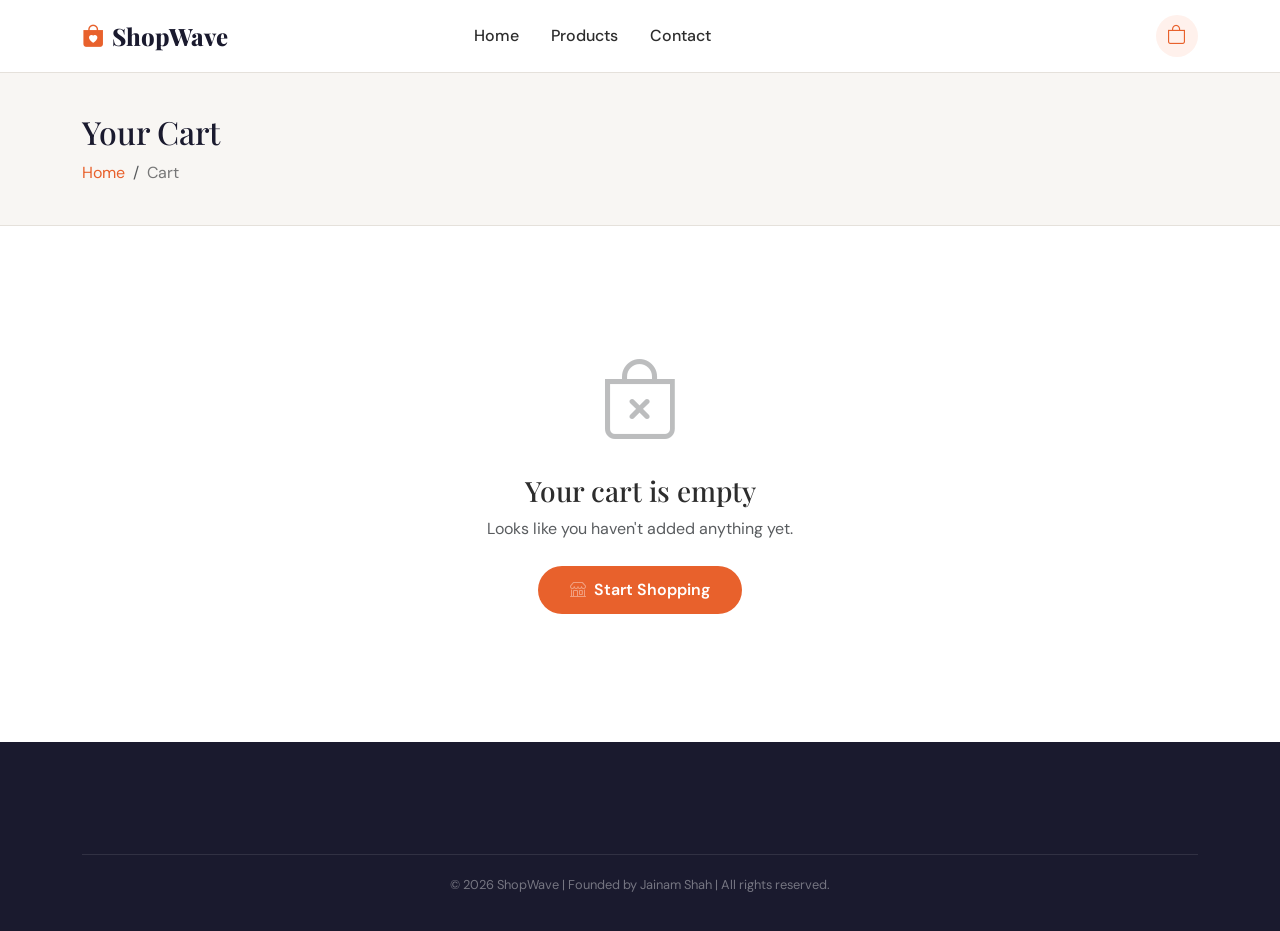
<file: E-Commerce Website/cart.html>
<!DOCTYPE html>
<html lang="en">
<head>
  <meta charset="UTF-8" />
  <meta name="viewport" content="width=device-width, initial-scale=1.0" />
  <title>Your Cart – ShopWave</title>
  <link href="https://cdn.jsdelivr.net/npm/bootstrap@5.3.3/dist/css/bootstrap.min.css" rel="stylesheet" />
  <link href="https://cdn.jsdelivr.net/npm/bootstrap-icons@1.11.3/font/bootstrap-icons.css" rel="stylesheet" />
  <link href="https://fonts.googleapis.com/css2?family=Playfair+Display:wght@700;800&family=DM+Sans:wght@300;400;500;600&display=swap" rel="stylesheet" />
  <link rel="stylesheet" href="style.css" />
</head>
<body>

  <!-- NAVBAR -->
  <nav class="navbar navbar-expand-lg sticky-top" id="mainNav">
    <div class="container">
      <a class="navbar-brand" href="index.html">
        <span class="brand-icon"><i class="bi bi-bag-heart-fill"></i></span> ShopWave
      </a>
      <button class="navbar-toggler" type="button" data-bs-toggle="collapse" data-bs-target="#navMenu">
        <span class="navbar-toggler-icon"></span>
      </button>
      <div class="collapse navbar-collapse" id="navMenu">
        <ul class="navbar-nav mx-auto">
          <li class="nav-item"><a class="nav-link" href="index.html">Home</a></li>
          <li class="nav-item"><a class="nav-link" href="products.html">Products</a></li>
          <li class="nav-item"><a class="nav-link" href="contact.html">Contact</a></li>
        </ul>
        <a href="cart.html" class="cart-btn ms-auto">
          <i class="bi bi-bag"></i>
          <span class="cart-badge" id="cartCount">0</span>
        </a>
      </div>
    </div>
  </nav>

  <!-- PAGE HEADER -->
  <div class="page-header">
    <div class="container">
      <h1 class="page-title">Your Cart</h1>
      <nav aria-label="breadcrumb">
        <ol class="breadcrumb">
          <li class="breadcrumb-item"><a href="index.html">Home</a></li>
          <li class="breadcrumb-item active">Cart</li>
        </ol>
      </nav>
    </div>
  </div>

  <section class="section-pad">
    <div class="container">

      <!-- EMPTY CART STATE -->
      <div id="emptyCart" class="empty-state text-center py-5 d-none">
        <i class="bi bi-bag-x display-1 text-muted"></i>
        <h3 class="mt-4">Your cart is empty</h3>
        <p class="text-muted">Looks like you haven't added anything yet.</p>
        <a href="products.html" class="btn btn-primary-custom mt-2">
          <i class="bi bi-shop me-2"></i>Start Shopping
        </a>
      </div>

      <!-- CART CONTENT -->
      <div id="cartContent" class="d-none">
        <div class="row g-5">

          <!-- Cart Items List -->
          <div class="col-lg-8">
            <div class="cart-items-header d-flex justify-content-between align-items-center mb-3">
              <h5 class="mb-0">Items in Cart (<span id="cartItemCount">0</span>)</h5>
              <button class="btn btn-sm btn-outline-danger" id="clearCartBtn">
                <i class="bi bi-trash3 me-1"></i>Clear Cart
              </button>
            </div>

            <!-- Each cart item row is generated by JS -->
            <div id="cartItemsList"></div>
          </div>

          <!-- Order Summary -->
          <div class="col-lg-4">
            <div class="cart-summary">
              <h5 class="summary-title">Order Summary</h5>

              <div class="summary-row">
                <span>Subtotal</span>
                <span id="summarySubtotal">₹0</span>
              </div>
              <div class="summary-row">
                <span>Delivery</span>
                <span id="summaryDelivery" class="text-success">Free</span>
              </div>
              <div class="summary-row">
                <span>Discount</span>
                <span id="summaryDiscount" class="text-danger">-₹0</span>
              </div>

              <!-- Coupon code -->
              <div class="coupon-input my-3">
                <input type="text" class="form-control" id="couponCode"
                       placeholder="Enter coupon code" />
                <button class="btn btn-outline-primary" id="applyCoupon">Apply</button>
              </div>
              <div id="couponMsg" class="small mb-2"></div>

              <div class="summary-total">
                <span>Total</span>
                <span id="summaryTotal">₹0</span>
              </div>

              <a href="checkout.html" class="btn btn-primary-custom w-100 mt-3 btn-lg">
                Proceed to Checkout <i class="bi bi-arrow-right ms-2"></i>
              </a>
              <a href="products.html" class="btn btn-outline-secondary w-100 mt-2">
                <i class="bi bi-arrow-left me-2"></i>Continue Shopping
              </a>
            </div>
          </div>

        </div>
      </div>

    </div>
  </section>

  <!-- FOOTER -->
  <footer class="site-footer">
    <div class="container">
      <div class="footer-bottom">
      <p>© 2026 ShopWave | Founded by Jainam Shah |
        All rights reserved. </p>
      </div>
    </div>
  </footer>

  <!-- Toast -->
  <div class="toast-container position-fixed bottom-0 end-0 p-3" style="z-index:9999;">
    <div id="cartToast" class="toast align-items-center text-white border-0" role="alert">
      <div class="d-flex">
        <div class="toast-body" id="toastMessage">✅ Done!</div>
        <button type="button" class="btn-close btn-close-white me-2 m-auto" data-bs-dismiss="toast"></button>
      </div>
    </div>
  </div>

  <script src="https://cdn.jsdelivr.net/npm/bootstrap@5.3.3/dist/js/bootstrap.bundle.min.js"></script>
  <script src="script.js"></script>
</body>
</html>
</file>
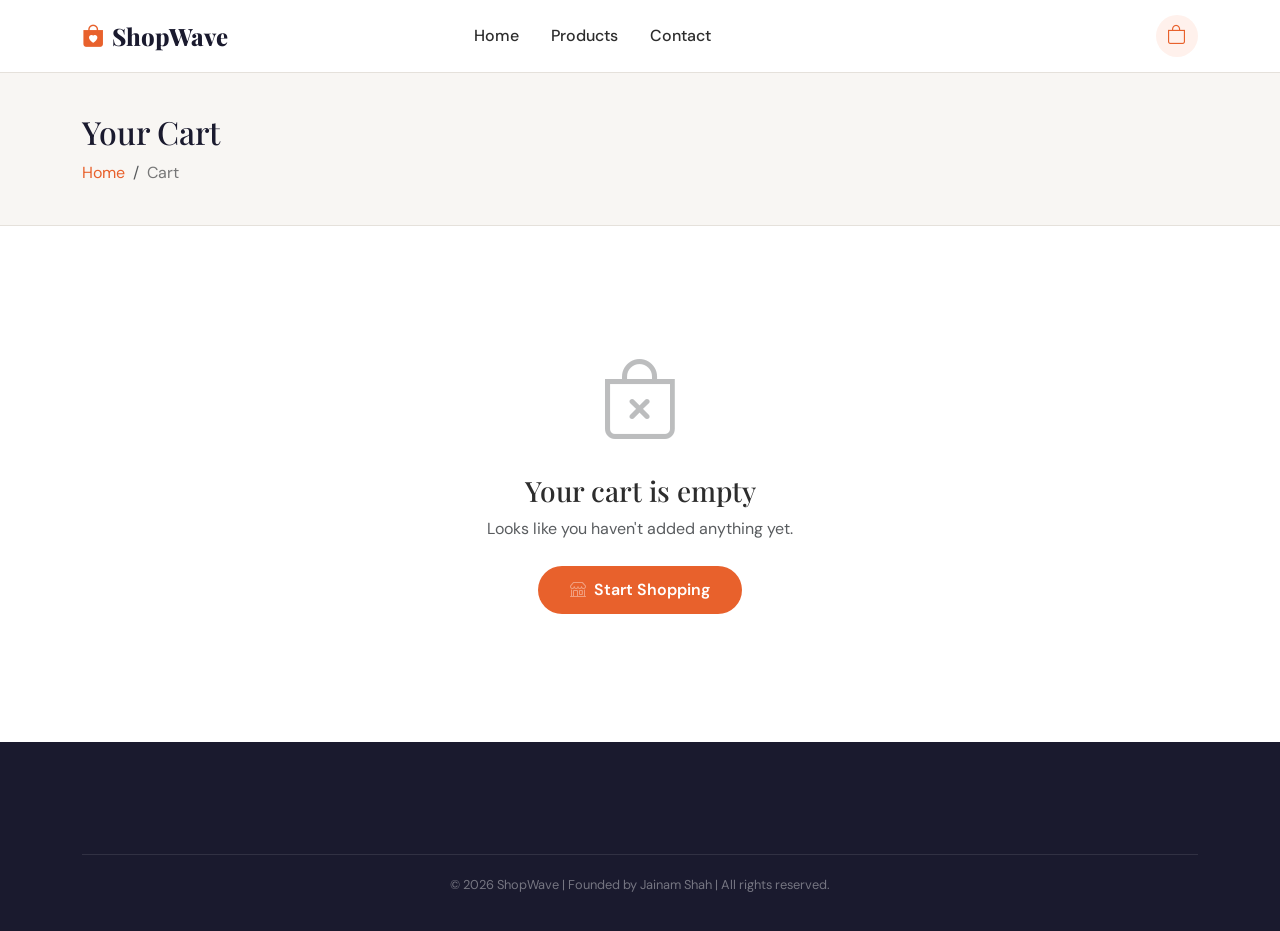
<file: E-Commerce Website/checkout.html>
<!DOCTYPE html>
<html lang="en">
<head>
  <meta charset="UTF-8" />
  <meta name="viewport" content="width=device-width, initial-scale=1.0" />
  <title>Checkout – ShopWave</title>
  <link href="https://cdn.jsdelivr.net/npm/bootstrap@5.3.3/dist/css/bootstrap.min.css" rel="stylesheet" />
  <link href="https://cdn.jsdelivr.net/npm/bootstrap-icons@1.11.3/font/bootstrap-icons.css" rel="stylesheet" />
  <link href="https://fonts.googleapis.com/css2?family=Playfair+Display:wght@700;800&family=DM+Sans:wght@300;400;500;600&display=swap" rel="stylesheet" />
  <link rel="stylesheet" href="style.css" />
</head>
<body>

  <!-- NAVBAR -->
  <nav class="navbar navbar-expand-lg sticky-top" id="mainNav">
    <div class="container">
      <a class="navbar-brand" href="index.html">
        <span class="brand-icon"><i class="bi bi-bag-heart-fill"></i></span> ShopWave
      </a>
      <a href="cart.html" class="cart-btn ms-auto">
        <i class="bi bi-bag"></i>
        <span class="cart-badge" id="cartCount">0</span>
      </a>
    </div>
  </nav>

  <!-- PAGE HEADER -->
  <div class="page-header">
    <div class="container">
      <h1 class="page-title">Checkout</h1>
      <!-- Progress steps -->
      <div class="checkout-steps">
        <div class="step active"><span>1</span> Address</div>
        <div class="step-line"></div>
        <div class="step active"><span>2</span> Payment</div>
        <div class="step-line"></div>
        <div class="step"><span>3</span> Confirm</div>
      </div>
    </div>
  </div>

  <section class="section-pad">
    <div class="container">

      <!-- ORDER SUCCESS (hidden until form submit) -->
      <div id="orderSuccess" class="d-none text-center py-5">
        <div class="success-animation">
          <i class="bi bi-check-circle-fill text-success" style="font-size: 5rem;"></i>
        </div>
        <h2 class="mt-4">Order Placed Successfully! 🎉</h2>
        <p class="text-muted fs-5">
          Thank you! Your order <strong id="orderNumber"></strong> has been received.
          <br/>We'll send a confirmation to your email.
        </p>
        <div class="d-flex justify-content-center gap-3 mt-4">
          <a href="index.html" class="btn btn-primary-custom btn-lg">
            <i class="bi bi-house me-2"></i>Back to Home
          </a>
          <a href="products.html" class="btn btn-outline-secondary btn-lg">
            Continue Shopping
          </a>
        </div>
      </div>

      <!-- CHECKOUT FORM -->
      <div id="checkoutForm">
        <div class="row g-5">

          <!-- Left: Shipping + Payment form -->
          <div class="col-lg-7">

            <!-- Shipping Address -->
            <div class="checkout-section">
              <h5 class="checkout-section-title">
                <i class="bi bi-geo-alt me-2"></i>Shipping Address
              </h5>
              <div class="row g-3">
                <div class="col-md-6">
                  <label class="form-label">First Name *</label>
                  <input type="text" class="form-control" id="firstName" placeholder="Arjun" required />
                </div>
                <div class="col-md-6">
                  <label class="form-label">Last Name *</label>
                  <input type="text" class="form-control" id="lastName" placeholder="Mehta" required />
                </div>
                <div class="col-12">
                  <label class="form-label">Email Address *</label>
                  <input type="email" class="form-control" id="emailAddr" placeholder="arjun@example.com" required />
                </div>
                <div class="col-12">
                  <label class="form-label">Phone Number *</label>
                  <input type="tel" class="form-control" id="phoneNum" placeholder="+91 98765 43210" required />
                </div>
                <div class="col-12">
                  <label class="form-label">Address Line 1 *</label>
                  <input type="text" class="form-control" id="address1" placeholder="Street, Building No." required />
                </div>
                <div class="col-12">
                  <label class="form-label">Address Line 2</label>
                  <input type="text" class="form-control" id="address2" placeholder="Area, Landmark (optional)" />
                </div>
                <div class="col-md-6">
                  <label class="form-label">City *</label>
                  <input type="text" class="form-control" id="city" placeholder="Vadodara" required />
                </div>
                <div class="col-md-3">
                  <label class="form-label">State *</label>
                  <input type="text" class="form-control" id="state" placeholder="Gujarat" required />
                </div>
                <div class="col-md-3">
                  <label class="form-label">PIN Code *</label>
                  <input type="text" class="form-control" id="pinCode" placeholder="390001" required />
                </div>
              </div>
            </div>

            <!-- Payment Method -->
            <div class="checkout-section mt-4">
              <h5 class="checkout-section-title">
                <i class="bi bi-credit-card me-2"></i>Payment Method
              </h5>

              <!-- Payment tabs -->
              <div class="payment-options">
                <label class="payment-option">
                  <input type="radio" name="payment" value="upi" checked />
                  <div class="payment-label">
                    <i class="bi bi-phone"></i>
                    <span>UPI / GPay</span>
                  </div>
                </label>
                <label class="payment-option">
                  <input type="radio" name="payment" value="card" />
                  <div class="payment-label">
                    <i class="bi bi-credit-card-2-front"></i>
                    <span>Credit/Debit Card</span>
                  </div>
                </label>
                <label class="payment-option">
                  <input type="radio" name="payment" value="cod" />
                  <div class="payment-label">
                    <i class="bi bi-cash-coin"></i>
                    <span>Cash on Delivery</span>
                  </div>
                </label>
              </div>

              <!-- UPI fields -->
              <div id="upiFields" class="payment-fields mt-3">
                <label class="form-label">UPI ID *</label>
                <input type="text" class="form-control" id="upiId" placeholder="yourname@upi" />
              </div>

              <!-- Card fields (shown when card radio selected) -->
              <div id="cardFields" class="payment-fields mt-3 d-none">
                <div class="row g-3">
                  <div class="col-12">
                    <label class="form-label">Card Number *</label>
                    <input type="text" class="form-control" id="cardNumber"
                           placeholder="1234 5678 9012 3456" maxlength="19" />
                  </div>
                  <div class="col-12">
                    <label class="form-label">Cardholder Name *</label>
                    <input type="text" class="form-control" id="cardName" placeholder="Jainam Shah" />
                  </div>
                  <div class="col-6">
                    <label class="form-label">Expiry *</label>
                    <input type="text" class="form-control" id="cardExpiry" placeholder="MM/YY" maxlength="5" />
                  </div>
                  <div class="col-6">
                    <label class="form-label">CVV *</label>
                    <input type="password" class="form-control" id="cardCvv" placeholder="•••" maxlength="4" />
                  </div>
                </div>
              </div>

              <!-- COD message -->
              <div id="codFields" class="payment-fields mt-3 d-none">
                <div class="alert alert-info">
                  <i class="bi bi-info-circle me-2"></i>
                  Pay ₹<span id="codAmount">0</span> when your order is delivered.
                </div>
              </div>
            </div>

            <!-- Place Order button -->
            <button class="btn btn-primary-custom w-100 btn-lg mt-4" id="placeOrderBtn">
              <i class="bi bi-shield-check me-2"></i>Place Order Securely
            </button>
            <p class="text-muted text-center small mt-2">
              🔒 Your payment info is encrypted and secure
            </p>
          </div>

          <!-- Right: Order Summary -->
          <div class="col-lg-5">
            <div class="cart-summary">
              <h5 class="summary-title">Order Summary</h5>
              <div id="checkoutItems">
                <!-- Filled by JS from localStorage cart -->
              </div>
              <hr />
              <div class="summary-row">
                <span>Subtotal</span>
                <span id="coSubtotal">₹0</span>
              </div>
              <div class="summary-row">
                <span>Delivery</span>
                <span class="text-success">Free</span>
              </div>
              <div class="summary-total mt-3">
                <span>Total</span>
                <span id="coTotal">₹0</span>
              </div>
            </div>
          </div>

        </div>
      </div>

    </div>
  </section>

  <!-- FOOTER -->
  <footer class="site-footer">
    <div class="container">
      <div class="footer-bottom">
      <p>© 2026 ShopWave | Founded by Jainam Shah |
        All rights reserved. </p>
      </div>
    </div>
  </footer>

  <script src="https://cdn.jsdelivr.net/npm/bootstrap@5.3.3/dist/js/bootstrap.bundle.min.js"></script>
  <script src="script.js"></script>
</body>
</html>
</file>
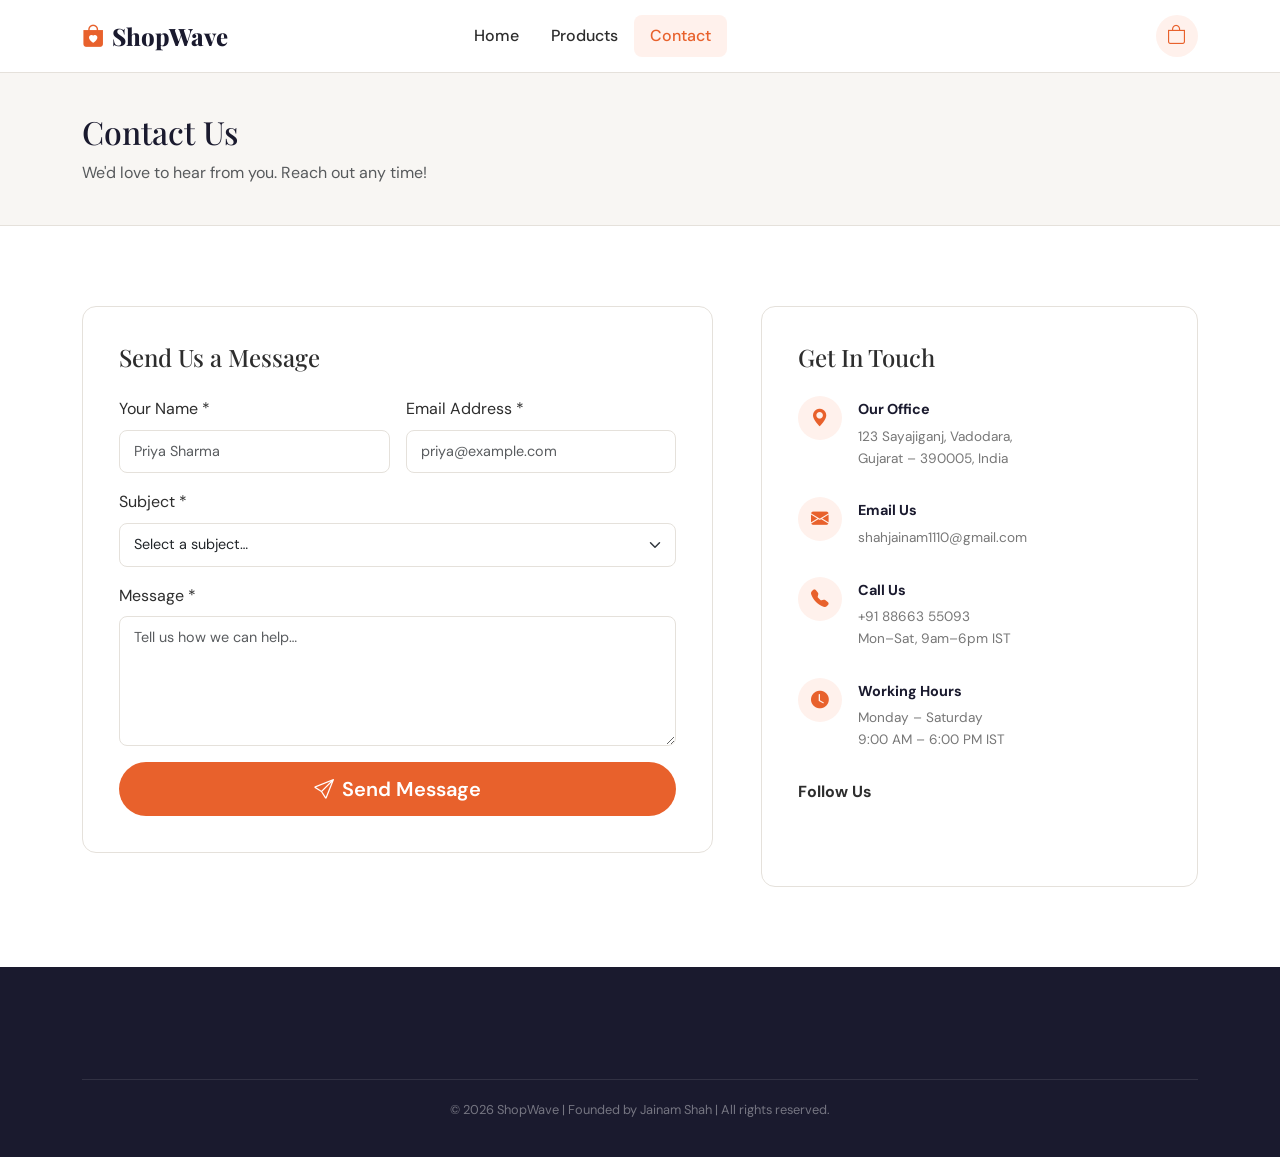
<file: E-Commerce Website/contact.html>
<!DOCTYPE html>
<html lang="en">
<head>
  <meta charset="UTF-8" />
  <meta name="viewport" content="width=device-width, initial-scale=1.0" />
  <title>Contact – ShopWave</title>
  <link href="https://cdn.jsdelivr.net/npm/bootstrap@5.3.3/dist/css/bootstrap.min.css" rel="stylesheet" />
  <link href="https://cdn.jsdelivr.net/npm/bootstrap-icons@1.11.3/font/bootstrap-icons.css" rel="stylesheet" />
  <link href="https://fonts.googleapis.com/css2?family=Playfair+Display:wght@700;800&family=DM+Sans:wght@300;400;500;600&display=swap" rel="stylesheet" />
  <link rel="stylesheet" href="style.css" />
</head>
<body>

  <!-- NAVBAR -->
  <nav class="navbar navbar-expand-lg sticky-top" id="mainNav">
    <div class="container">
      <a class="navbar-brand" href="index.html">
        <span class="brand-icon"><i class="bi bi-bag-heart-fill"></i></span> ShopWave
      </a>
      <button class="navbar-toggler" type="button" data-bs-toggle="collapse" data-bs-target="#navMenu">
        <span class="navbar-toggler-icon"></span>
      </button>
      <div class="collapse navbar-collapse" id="navMenu">
        <ul class="navbar-nav mx-auto">
          <li class="nav-item"><a class="nav-link" href="index.html">Home</a></li>
          <li class="nav-item"><a class="nav-link" href="products.html">Products</a></li>
          <li class="nav-item"><a class="nav-link active" href="contact.html">Contact</a></li>
        </ul>
        <a href="cart.html" class="cart-btn ms-auto">
          <i class="bi bi-bag"></i>
          <span class="cart-badge" id="cartCount">0</span>
        </a>
      </div>
    </div>
  </nav>

  <!-- PAGE HEADER -->
  <div class="page-header">
    <div class="container">
      <h1 class="page-title">Contact Us</h1>
      <p class="text-muted">We'd love to hear from you. Reach out any time!</p>
    </div>
  </div>

  <section class="section-pad">
    <div class="container">
      <div class="row g-5">

        <!-- Contact Form -->
        <div class="col-lg-7">
          <div class="contact-form-card">
            <h4 class="mb-4">Send Us a Message</h4>

            <div id="contactSuccess" class="alert alert-success d-none">
              <i class="bi bi-check-circle me-2"></i>
              Thanks! Your message has been sent. We'll reply within 24 hours.
            </div>

            <div class="row g-3">
              <div class="col-md-6">
                <label class="form-label">Your Name *</label>
                <input type="text" class="form-control" id="contactName" placeholder="Priya Sharma" />
              </div>
              <div class="col-md-6">
                <label class="form-label">Email Address *</label>
                <input type="email" class="form-control" id="contactEmail" placeholder="priya@example.com" />
              </div>
              <div class="col-12">
                <label class="form-label">Subject *</label>
                <select class="form-select" id="contactSubject">
                  <option value="">Select a subject…</option>
                  <option>Order Inquiry</option>
                  <option>Return / Refund</option>
                  <option>Product Question</option>
                  <option>Technical Support</option>
                  <option>Other</option>
                </select>
              </div>
              <div class="col-12">
                <label class="form-label">Message *</label>
                <textarea class="form-control" id="contactMessage" rows="5"
                          placeholder="Tell us how we can help…"></textarea>
              </div>
              <div class="col-12">
                <button class="btn btn-primary-custom btn-lg w-100" id="sendMessageBtn">
                  <i class="bi bi-send me-2"></i>Send Message
                </button>
              </div>
            </div>
          </div>
        </div>

        <!-- Contact Info -->
        <div class="col-lg-5">
          <div class="contact-info-card">
            <h4 class="mb-4">Get In Touch</h4>

            <div class="contact-info-item">
              <div class="contact-icon"><i class="bi bi-geo-alt-fill"></i></div>
              <div>
                <strong>Our Office</strong>
                <p>123 Sayajiganj, Vadodara,<br/>Gujarat – 390005, India</p>
              </div>
            </div>

            <div class="contact-info-item">
              <div class="contact-icon"><i class="bi bi-envelope-fill"></i></div>
              <div>
                <strong>Email Us</strong>
                <p>shahjainam1110@gmail.com</p>
              </div>
            </div>

            <div class="contact-info-item">
              <div class="contact-icon"><i class="bi bi-telephone-fill"></i></div>
              <div>
                <strong>Call Us</strong>
                <p>+91 88663 55093<br/>Mon–Sat, 9am–6pm IST</p>
              </div>
            </div>

            <div class="contact-info-item">
              <div class="contact-icon"><i class="bi bi-clock-fill"></i></div>
              <div>
                <strong>Working Hours</strong>
                <p>Monday – Saturday<br/>9:00 AM – 6:00 PM IST</p>
              </div>
            </div>

            <!-- Social -->
            <div class="mt-4">
              <strong class="d-block mb-2">Follow Us</strong>
              <div class="social-links">
                <a href="#"><i class="bi bi-instagram"></i></a>
                <a href="#"><i class="bi bi-twitter-x"></i></a>
                <a href="#"><i class="bi bi-facebook"></i></a>
                <a href="#"><i class="bi bi-youtube"></i></a>
              </div>
            </div>
          </div>
        </div>

      </div>
    </div>
  </section>

  <!-- FOOTER -->
  <footer class="site-footer">
    <div class="container">
      <div class="footer-bottom">
      <p>© 2026 ShopWave | Founded by Jainam Shah |
        All rights reserved. </p>
      </div>
    </div>
  </footer>

  <script src="https://cdn.jsdelivr.net/npm/bootstrap@5.3.3/dist/js/bootstrap.bundle.min.js"></script>
  <script src="script.js"></script>
</body>
</html>
</file>
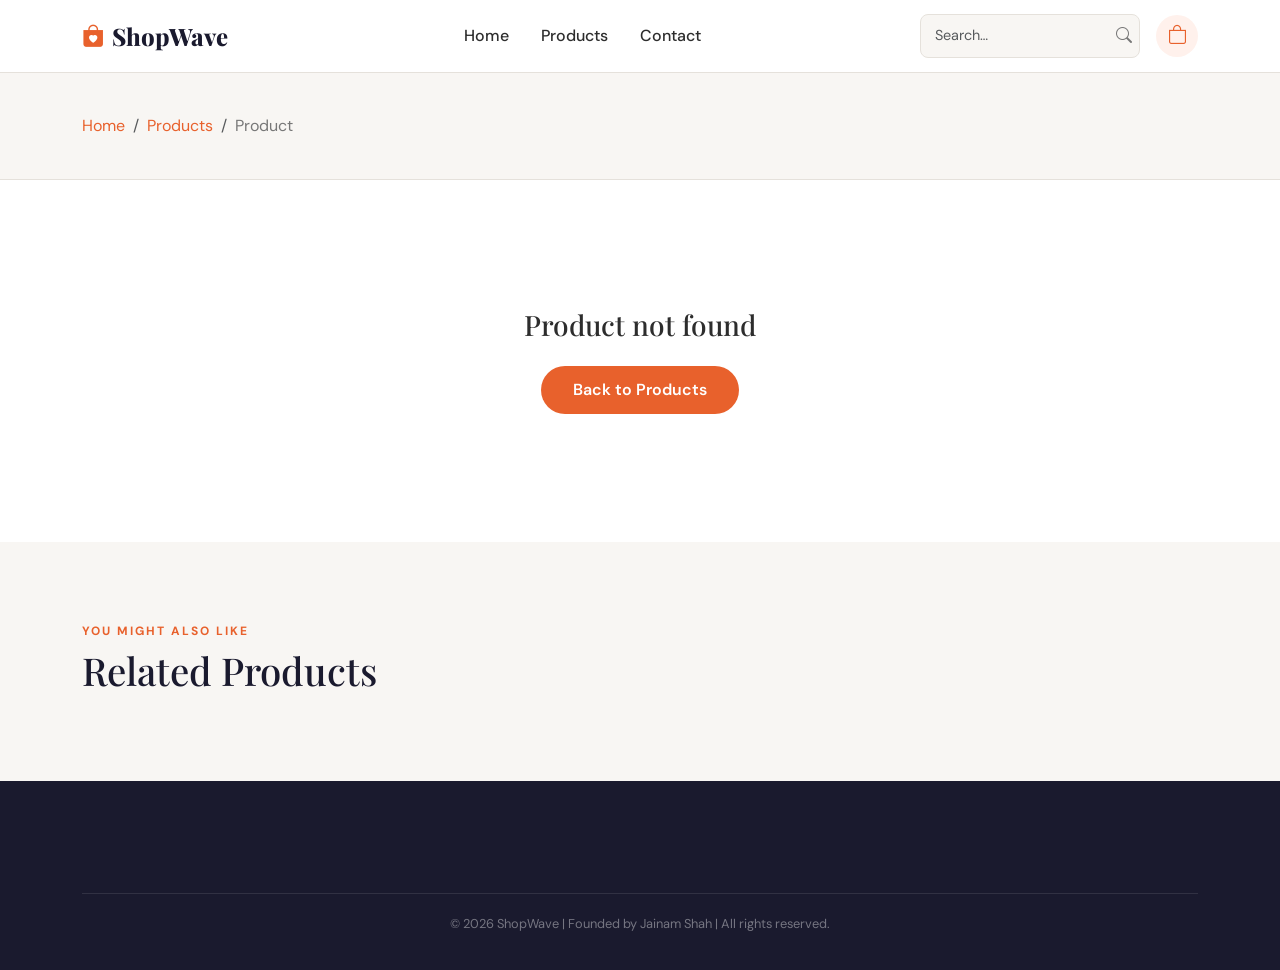
<file: E-Commerce Website/product-detail.html>
<!DOCTYPE html>
<html lang="en">
<head>
  <meta charset="UTF-8" />
  <meta name="viewport" content="width=device-width, initial-scale=1.0" />
  <title>Product Details – ShopWave</title>
  <link href="https://cdn.jsdelivr.net/npm/bootstrap@5.3.3/dist/css/bootstrap.min.css" rel="stylesheet" />
  <link href="https://cdn.jsdelivr.net/npm/bootstrap-icons@1.11.3/font/bootstrap-icons.css" rel="stylesheet" />
  <link href="https://fonts.googleapis.com/css2?family=Playfair+Display:wght@700;800&family=DM+Sans:wght@300;400;500;600&display=swap" rel="stylesheet" />
  <link rel="stylesheet" href="style.css" />
</head>
<body>

  <!-- NAVBAR -->
  <nav class="navbar navbar-expand-lg sticky-top" id="mainNav">
    <div class="container">
      <a class="navbar-brand" href="index.html">
        <span class="brand-icon"><i class="bi bi-bag-heart-fill"></i></span> ShopWave
      </a>
      <button class="navbar-toggler" type="button" data-bs-toggle="collapse" data-bs-target="#navMenu">
        <span class="navbar-toggler-icon"></span>
      </button>
      <div class="collapse navbar-collapse" id="navMenu">
        <ul class="navbar-nav mx-auto">
          <li class="nav-item"><a class="nav-link" href="index.html">Home</a></li>
          <li class="nav-item"><a class="nav-link" href="products.html">Products</a></li>
          <li class="nav-item"><a class="nav-link" href="contact.html">Contact</a></li>
        </ul>
        <div class="d-flex align-items-center gap-3">
          <form class="d-flex search-form" id="navSearchForm">
            <input class="form-control search-input" type="search" id="navSearchInput" placeholder="Search…" />
            <button class="btn btn-search" type="submit"><i class="bi bi-search"></i></button>
          </form>
          <a href="cart.html" class="cart-btn">
            <i class="bi bi-bag"></i>
            <span class="cart-badge" id="cartCount">0</span>
          </a>
        </div>
      </div>
    </div>
  </nav>

  <!-- PAGE HEADER -->
  <div class="page-header">
    <div class="container">
      <nav aria-label="breadcrumb">
        <ol class="breadcrumb" id="detailBreadcrumb">
          <li class="breadcrumb-item"><a href="index.html">Home</a></li>
          <li class="breadcrumb-item"><a href="products.html">Products</a></li>
          <li class="breadcrumb-item active" id="detailBreadName">Product</li>
        </ol>
      </nav>
    </div>
  </div>

  <!-- PRODUCT DETAIL (filled by JS) -->
  <section class="section-pad">
    <div class="container">
      <div id="productDetailContent">
        <!-- JS fills this in based on URL ?id=... -->
        <div class="text-center py-5">
          <div class="spinner-border text-primary" role="status"></div>
        </div>
      </div>
    </div>
  </section>

  <!-- RELATED PRODUCTS -->
  <section class="section-pad bg-light-custom">
    <div class="container">
      <div class="section-header">
        <span class="section-tag">You Might Also Like</span>
        <h2 class="section-title">Related Products</h2>
      </div>
      <div class="row g-4 mt-2" id="relatedProducts">
        <!-- Filled by JS -->
      </div>
    </div>
  </section>

  <!-- FOOTER -->
  <footer class="site-footer">
    <div class="container">
      <div class="footer-bottom">
        <p>© 2026 ShopWave | Founded by Jainam Shah |
          All rights reserved. </p>
      </div>
    </div>
  </footer>

  <!-- Toast -->
  <div class="toast-container position-fixed bottom-0 end-0 p-3" style="z-index:9999;">
    <div id="cartToast" class="toast align-items-center text-white border-0" role="alert">
      <div class="d-flex">
        <div class="toast-body" id="toastMessage">✅ Added to cart!</div>
        <button type="button" class="btn-close btn-close-white me-2 m-auto" data-bs-dismiss="toast"></button>
      </div>
    </div>
  </div>

  <script src="https://cdn.jsdelivr.net/npm/bootstrap@5.3.3/dist/js/bootstrap.bundle.min.js"></script>
  <script src="script.js"></script>
</body>
</html>
</file>
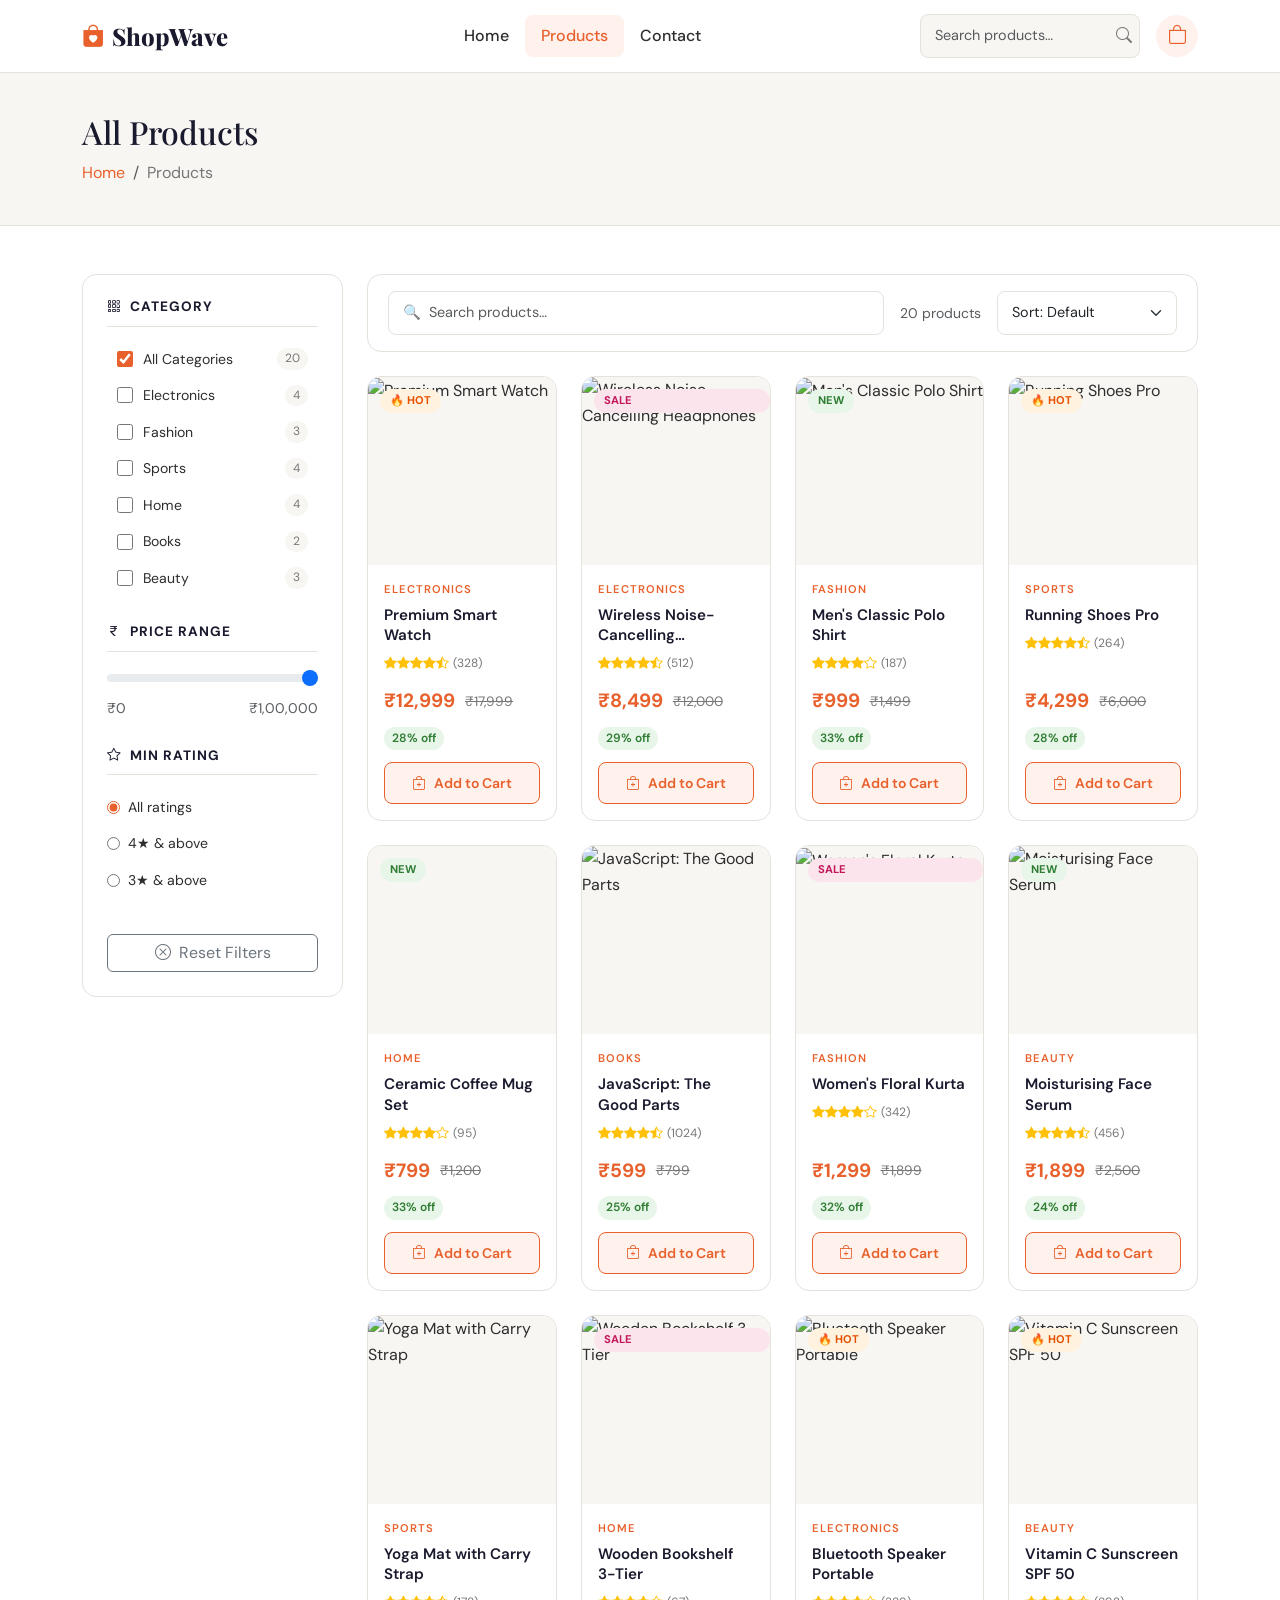
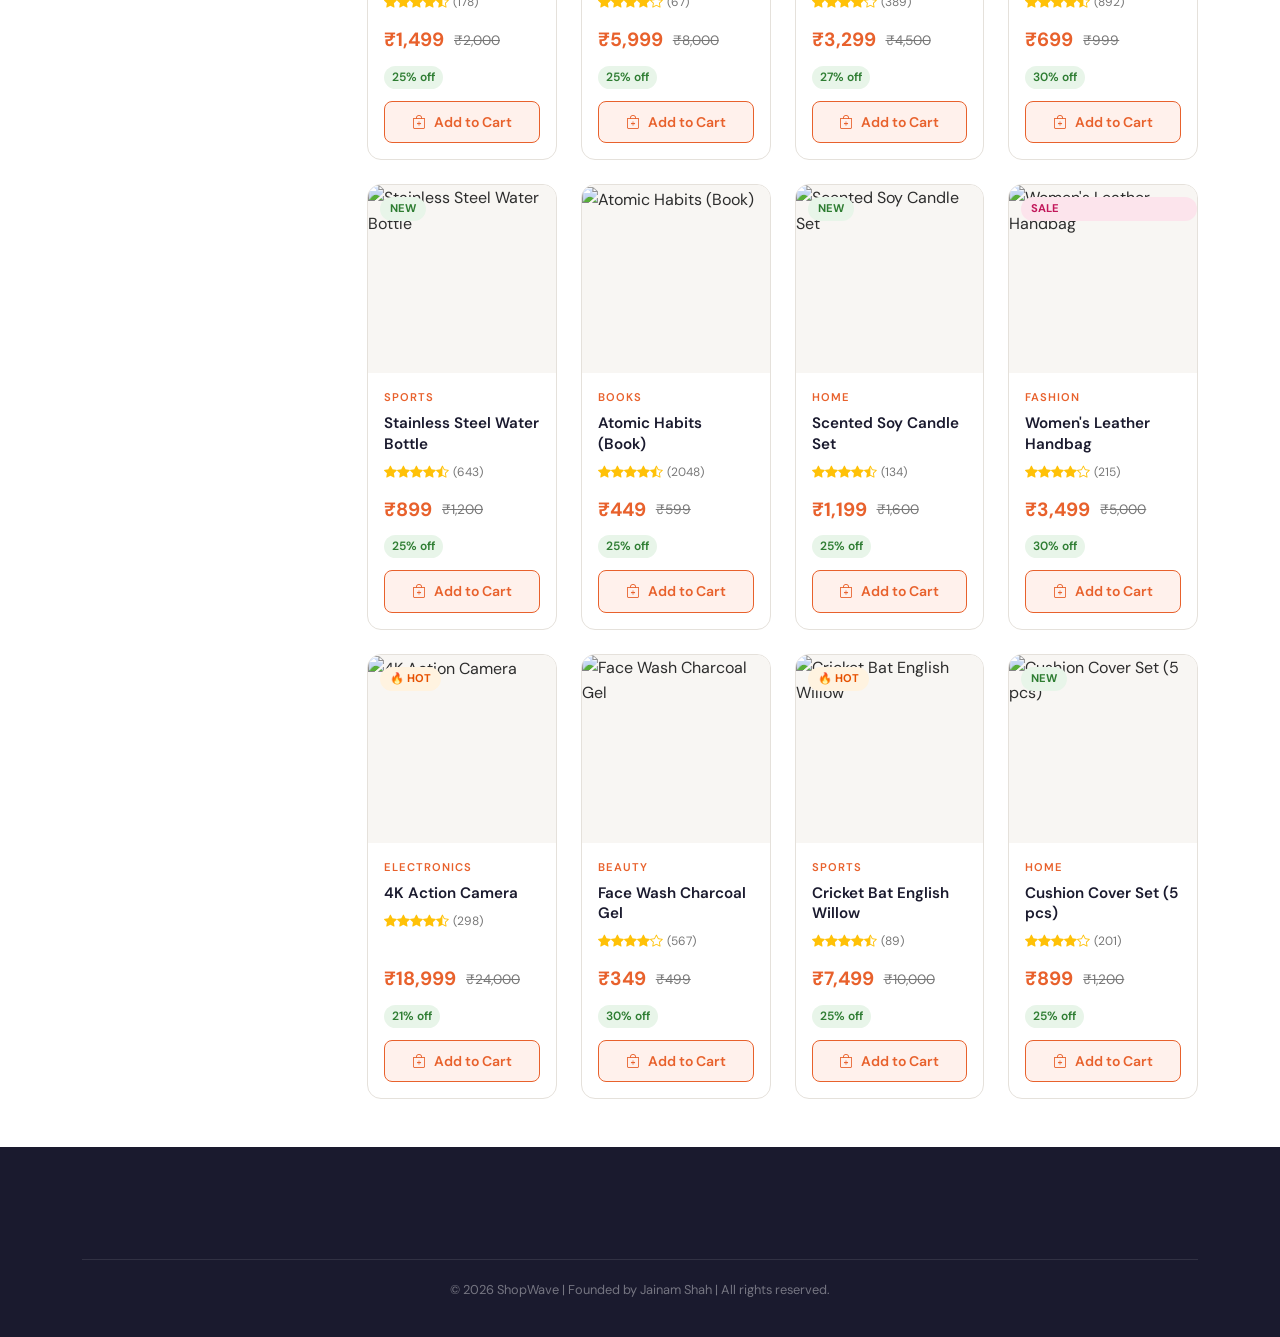
<file: E-Commerce Website/products.html>
<!DOCTYPE html>
<html lang="en">
<head>
  <meta charset="UTF-8" />
  <meta name="viewport" content="width=device-width, initial-scale=1.0" />
  <title>Products – ShopWave</title>
  <link href="https://cdn.jsdelivr.net/npm/bootstrap@5.3.3/dist/css/bootstrap.min.css" rel="stylesheet" />
  <link href="https://cdn.jsdelivr.net/npm/bootstrap-icons@1.11.3/font/bootstrap-icons.css" rel="stylesheet" />
  <link href="https://fonts.googleapis.com/css2?family=Playfair+Display:wght@700;800&family=DM+Sans:wght@300;400;500;600&display=swap" rel="stylesheet" />
  <link rel="stylesheet" href="style.css" />
</head>
<body>

  <!-- NAVBAR (same across all pages) -->
  <nav class="navbar navbar-expand-lg sticky-top" id="mainNav">
    <div class="container">
      <a class="navbar-brand" href="index.html">
        <span class="brand-icon"><i class="bi bi-bag-heart-fill"></i></span> ShopWave
      </a>
      <button class="navbar-toggler" type="button" data-bs-toggle="collapse" data-bs-target="#navMenu">
        <span class="navbar-toggler-icon"></span>
      </button>
      <div class="collapse navbar-collapse" id="navMenu">
        <ul class="navbar-nav mx-auto mb-2 mb-lg-0">
          <li class="nav-item"><a class="nav-link" href="index.html">Home</a></li>
          <li class="nav-item"><a class="nav-link active" href="products.html">Products</a></li>
          <li class="nav-item"><a class="nav-link" href="contact.html">Contact</a></li>
        </ul>
        <div class="d-flex align-items-center gap-3">
          <form class="d-flex search-form" id="navSearchForm">
            <input class="form-control search-input" type="search" id="navSearchInput" placeholder="Search products…" />
            <button class="btn btn-search" type="submit"><i class="bi bi-search"></i></button>
          </form>
          <a href="cart.html" class="cart-btn">
            <i class="bi bi-bag"></i>
            <span class="cart-badge" id="cartCount">0</span>
          </a>
        </div>
      </div>
    </div>
  </nav>

  <!-- PAGE HEADER -->
  <div class="page-header">
    <div class="container">
      <h1 class="page-title">All Products</h1>
      <nav aria-label="breadcrumb">
        <ol class="breadcrumb">
          <li class="breadcrumb-item"><a href="index.html">Home</a></li>
          <li class="breadcrumb-item active">Products</li>
        </ol>
      </nav>
    </div>
  </div>

  <div class="container py-5">
    <div class="row g-4">

      <!-- =============================================
           LEFT SIDEBAR: Filters
      ============================================= -->
      <div class="col-lg-3">
        <div class="filter-sidebar">

          <!-- Category filter -->
          <div class="filter-group">
            <h6 class="filter-title"><i class="bi bi-grid-3x3-gap me-2"></i>Category</h6>
            <div class="filter-options" id="categoryFilters">
              <!-- Built by JS -->
            </div>
          </div>

          <!-- Price range filter -->
          <div class="filter-group">
            <h6 class="filter-title"><i class="bi bi-currency-rupee me-2"></i>Price Range</h6>
            <input type="range" class="form-range" id="priceRange"
                   min="0" max="100000" step="500" value="100000" />
            <div class="d-flex justify-content-between small text-muted">
              <span>₹0</span>
              <span id="priceRangeVal">₹1,00,000</span>
            </div>
          </div>

          <!-- Rating filter -->
          <div class="filter-group">
            <h6 class="filter-title"><i class="bi bi-star me-2"></i>Min Rating</h6>
            <div class="rating-filter" id="ratingFilters">
              <label><input type="radio" name="rating" value="0" checked /> All ratings</label>
              <label><input type="radio" name="rating" value="4" /> 4★ & above</label>
              <label><input type="radio" name="rating" value="3" /> 3★ & above</label>
            </div>
          </div>

          <!-- Reset button -->
          <button class="btn btn-outline-secondary w-100 mt-2" id="resetFilters">
            <i class="bi bi-x-circle me-2"></i>Reset Filters
          </button>

        </div>
      </div>

      <!-- =============================================
           RIGHT: Toolbar + Product grid
      ============================================= -->
      <div class="col-lg-9">

        <!-- Toolbar: search box + sort + count -->
        <div class="products-toolbar d-flex flex-wrap align-items-center gap-3 mb-4">
          <div class="flex-grow-1">
            <input type="text" class="form-control search-input-lg"
                   id="productSearch" placeholder="🔍  Search products…" />
          </div>
          <div class="d-flex align-items-center gap-3">
            <span class="products-count text-muted small" id="productsCount"></span>
            <select class="form-select sort-select" id="sortSelect">
              <option value="default">Sort: Default</option>
              <option value="price-asc">Price: Low → High</option>
              <option value="price-desc">Price: High → Low</option>
              <option value="rating-desc">Rating: Best First</option>
              <option value="name-asc">Name: A → Z</option>
            </select>
          </div>
        </div>

        <!-- Product cards grid — filled by script.js -->
        <div class="row g-4" id="productGrid">
          <div class="col-12 text-center py-5">
            <div class="spinner-border text-primary" role="status"></div>
          </div>
        </div>

        <!-- Empty state (shown if no products match filters) -->
        <div id="emptyState" class="empty-state d-none text-center py-5">
          <i class="bi bi-search display-1 text-muted"></i>
          <h4 class="mt-3">No products found</h4>
          <p class="text-muted">Try adjusting your search or filters.</p>
          <button class="btn btn-primary-custom" id="clearAll">Clear All Filters</button>
        </div>

      </div>
    </div>
  </div>


  <!-- FOOTER -->
  <footer class="site-footer">
    <div class="container">
      <div class="footer-bottom">
        <p>© 2026 ShopWave | Founded by Jainam Shah |
          All rights reserved. </p>
      </div>
    </div>
  </footer>

  <!-- Toast -->
  <div class="toast-container position-fixed bottom-0 end-0 p-3" style="z-index:9999;">
    <div id="cartToast" class="toast align-items-center text-white border-0" role="alert">
      <div class="d-flex">
        <div class="toast-body" id="toastMessage">✅ Added to cart!</div>
        <button type="button" class="btn-close btn-close-white me-2 m-auto" data-bs-dismiss="toast"></button>
      </div>
    </div>
  </div>

  <script src="https://cdn.jsdelivr.net/npm/bootstrap@5.3.3/dist/js/bootstrap.bundle.min.js"></script>
  <script src="script.js"></script>
</body>
</html>
</file>
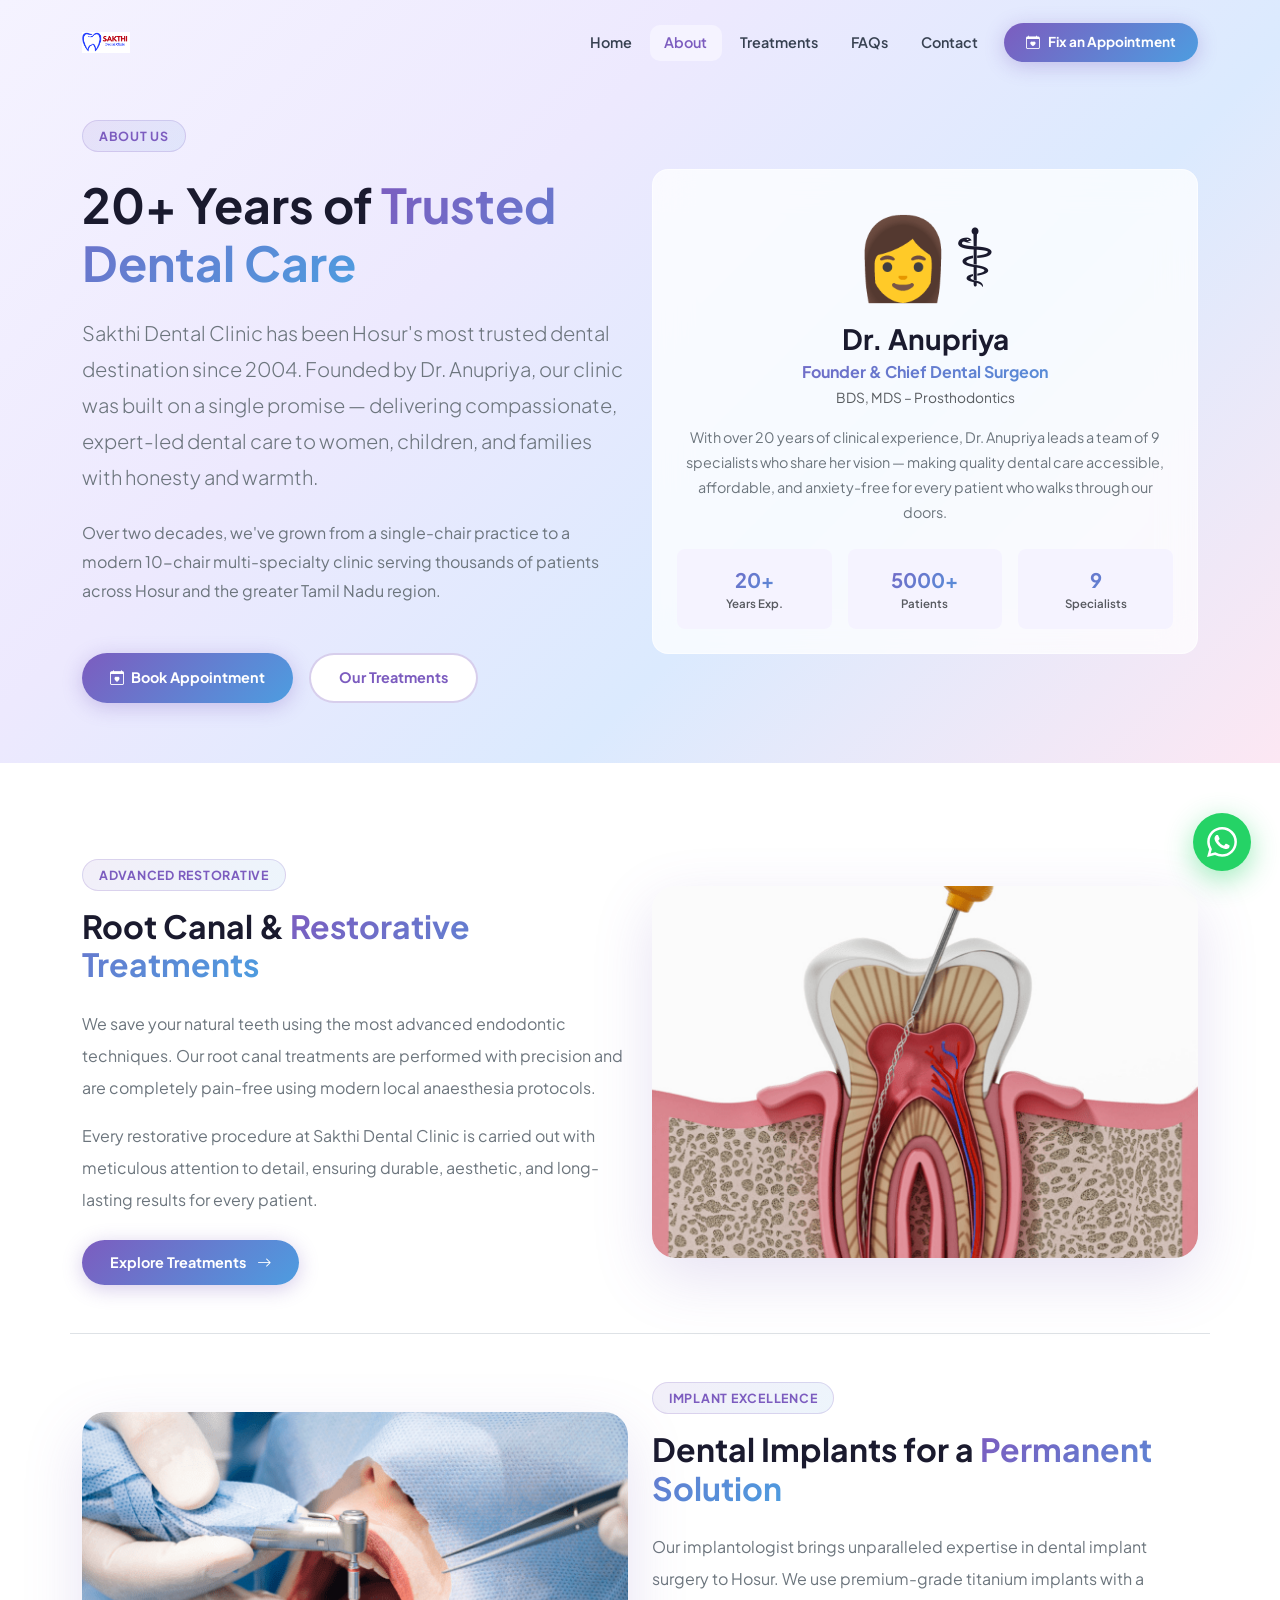
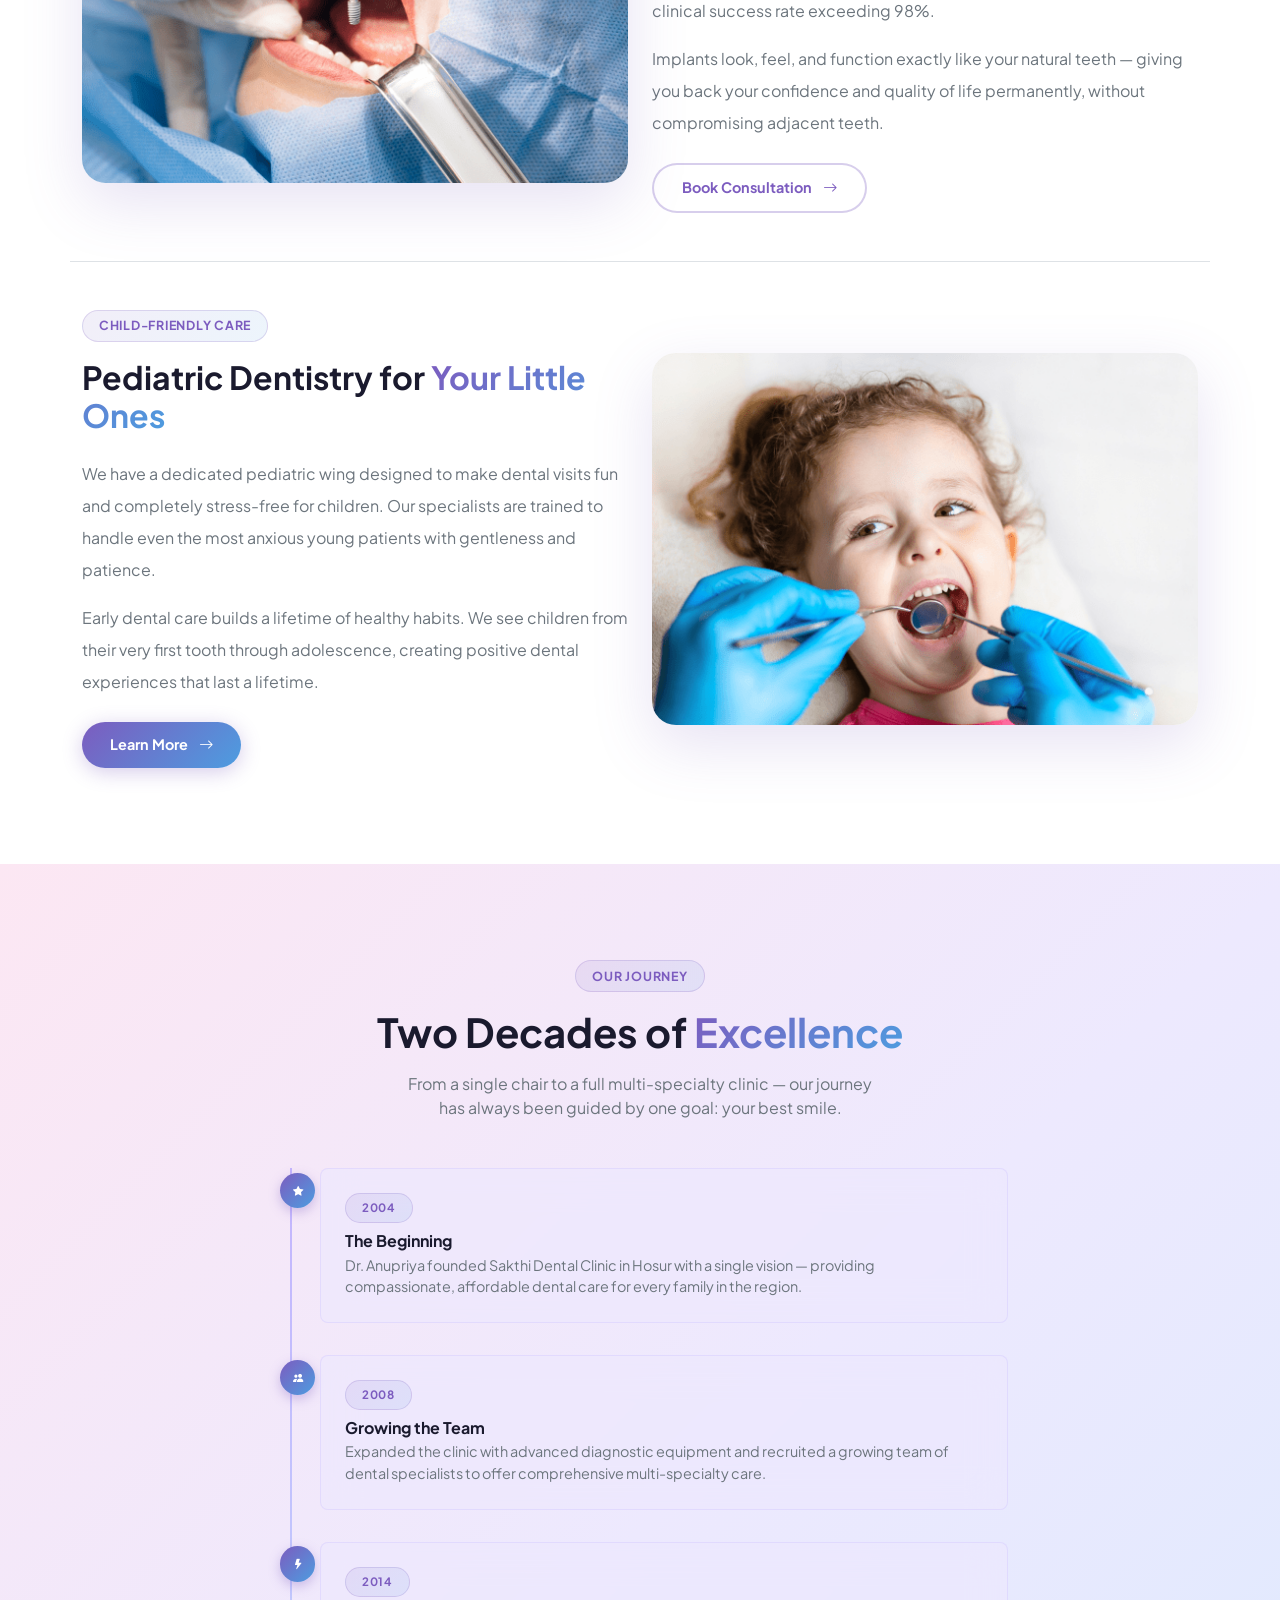
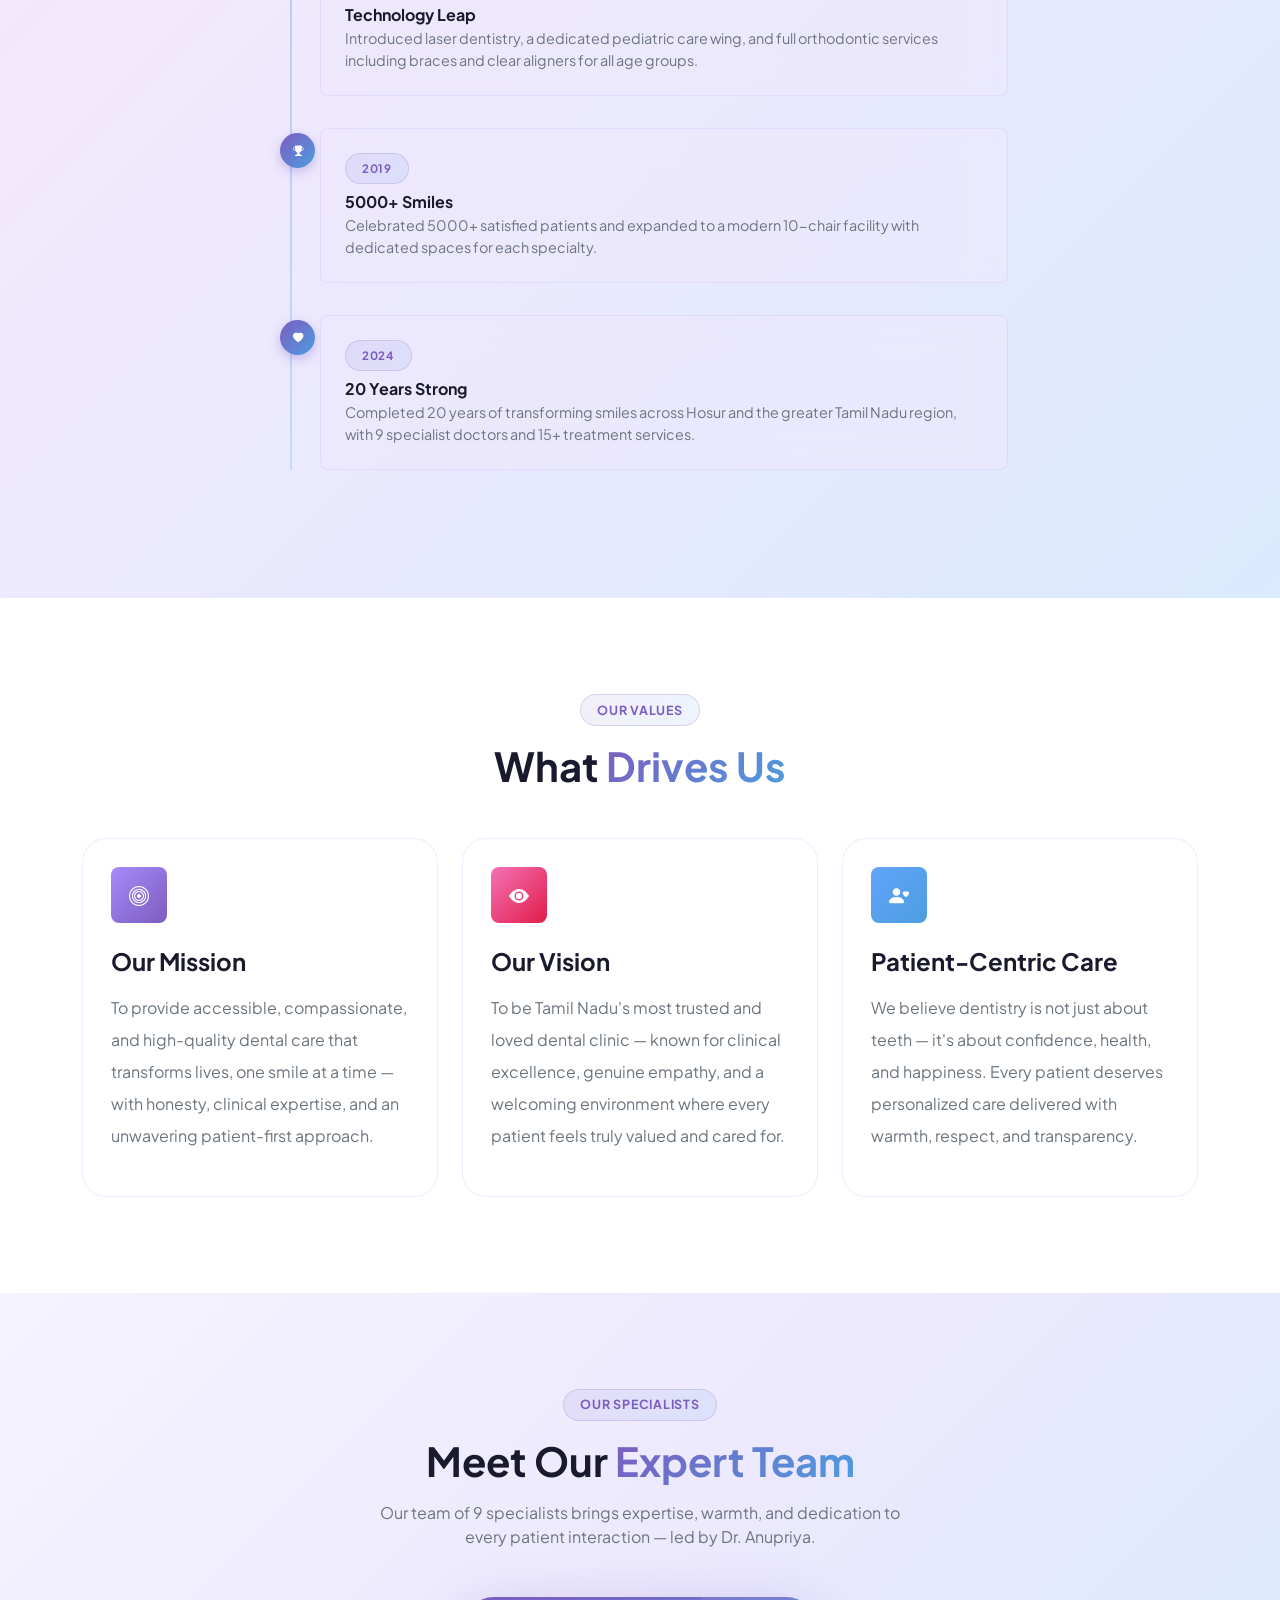
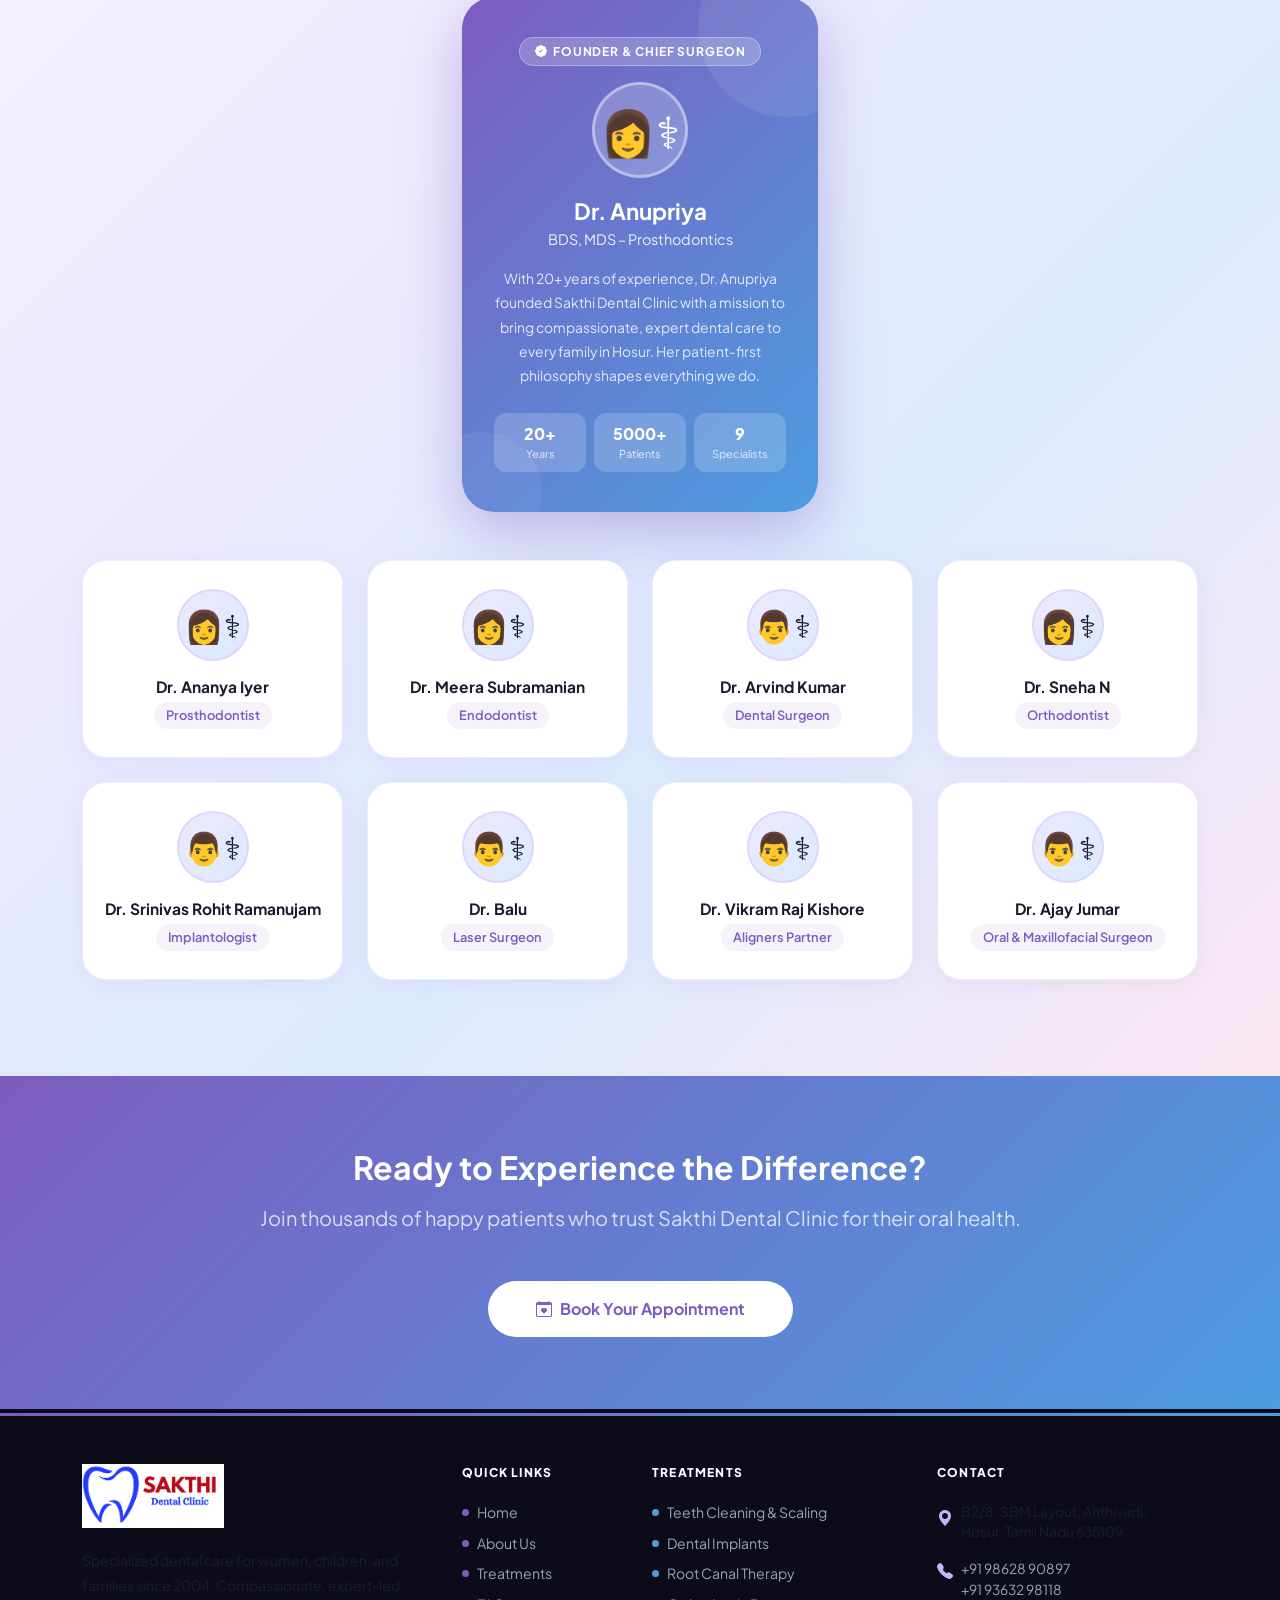
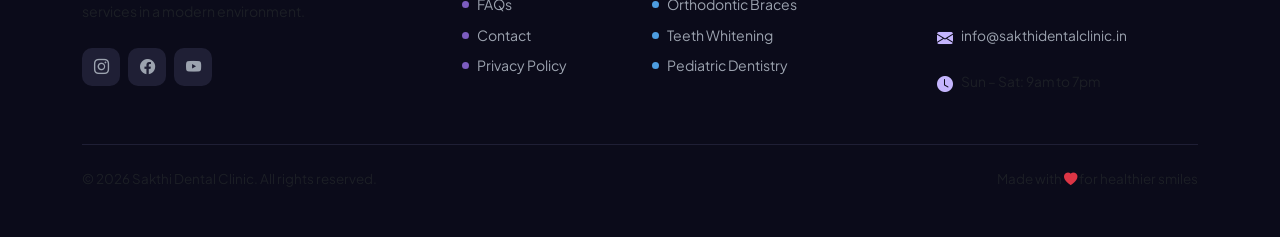
<file: sakthi-dental-clinic/about.html>
<!DOCTYPE html>
<html lang="en">
<head>
  <meta charset="UTF-8" /><meta name="viewport" content="width=device-width, initial-scale=1.0" />
  <title>About Us — Sakthi Dental Clinic, Hosur</title>
  <meta name="description" content="Meet Dr. Anupriya and the specialist team at Sakthi Dental Clinic. 20+ years of trusted dental care for families in Hosur, Tamil Nadu." />
  <link rel="icon" type="image/png" href="image/SDC Logo.png" />
  <link rel="stylesheet" href="https://cdn.jsdelivr.net/npm/bootstrap@5.3.3/dist/css/bootstrap.min.css" />
  <link rel="stylesheet" href="https://cdn.jsdelivr.net/npm/bootstrap-icons@1.11.3/font/bootstrap-icons.min.css" />
  <link href="https://fonts.googleapis.com/css2?family=Plus+Jakarta+Sans:wght@300;400;500;600;700;800&display=swap" rel="stylesheet" />
  <link rel="stylesheet" href="css/style.css" />
  <style>
    /* ── FOUNDER CARD ── */
    .founder-card {
      background: linear-gradient(135deg,#7c5cbf 0%,#4d9de0 100%);
      border-radius: 2rem;
      padding: 2.5rem 2rem;
      color: #fff;
      text-align: center;
      position: relative;
      overflow: hidden;
      box-shadow: 0 20px 60px rgba(124,92,191,.38);
    }
    .founder-card::before {
      content: '';
      position: absolute;
      top: -60px; right: -60px;
      width: 180px; height: 180px;
      border-radius: 50%;
      background: rgba(255,255,255,.08);
    }
    .founder-card::after {
      content: '';
      position: absolute;
      bottom: -40px; left: -40px;
      width: 120px; height: 120px;
      border-radius: 50%;
      background: rgba(255,255,255,.06);
    }
    .founder-avatar {
      width: 96px; height: 96px;
      border-radius: 50%;
      background: rgba(255,255,255,.2);
      border: 3px solid rgba(255,255,255,.4);
      display: flex; align-items: center; justify-content: center;
      font-size: 2.8rem;
      margin: 0 auto 1.25rem;
    }
    .founder-badge {
      display: inline-flex;
      align-items: center;
      gap: .35rem;
      background: rgba(255,255,255,.2);
      border: 1px solid rgba(255,255,255,.3);
      border-radius: 999px;
      padding: .3rem .9rem;
      font-size: .75rem;
      font-weight: 700;
      letter-spacing: .07em;
      text-transform: uppercase;
      margin-bottom: 1rem;
    }
    /* ── DOCTOR CARD ── */
    .doctor-card {
      background: #fff;
      border: 1.5px solid rgba(196,181,253,.25);
      border-radius: 1.5rem;
      padding: 1.75rem 1.25rem;
      text-align: center;
      height: 100%;
      transition: all .35s cubic-bezier(.4,0,.2,1);
      box-shadow: 0 4px 24px rgba(124,92,191,.07);
      position: relative;
      overflow: hidden;
    }
    .doctor-card::before {
      content: '';
      position: absolute;
      top: 0; left: 0; right: 0;
      height: 4px;
      background: linear-gradient(90deg,#7c5cbf,#4d9de0);
      opacity: 0;
      transition: opacity .3s;
    }
    .doctor-card:hover {
      transform: translateY(-8px);
      box-shadow: 0 16px 48px rgba(124,92,191,.2);
      border-color: rgba(124,92,191,.3);
    }
    .doctor-card:hover::before { opacity: 1; }
    .doctor-avatar {
      width: 72px; height: 72px;
      border-radius: 50%;
      background: linear-gradient(135deg,#ede9fe,#dbeafe);
      border: 2.5px solid #ddd6fe;
      display: flex; align-items: center; justify-content: center;
      font-size: 2rem;
      margin: 0 auto 1rem;
      transition: transform .3s;
    }
    .doctor-card:hover .doctor-avatar { transform: scale(1.08); }
    .doctor-name { font-weight: 700; font-size: .97rem; color: #1a1a2e; margin-bottom: .3rem; line-height: 1.3; }
    .doctor-spec {
      font-size: .8rem;
      font-weight: 600;
      color: #7c5cbf;
      background: rgba(124,92,191,.08);
      border-radius: 999px;
      padding: .25rem .75rem;
      display: inline-block;
    }
  </style>
</head>
<body>

<nav id="mainNav" class="navbar navbar-expand-lg fixed-top bg-transparent">
  <div class="container">
    <a class="navbar-brand" href="index.html">
      <img src="image/SDC Logo.png" alt="Sakthi Dental Clinic Logo" class="nav-logo-img" />
    </a>
    <button class="navbar-toggler" type="button" data-bs-toggle="collapse" data-bs-target="#navbarNav" aria-label="Toggle navigation">
      <i class="bi bi-list" style="font-size:1.5rem;color:#374151"></i>
    </button>
    <div class="collapse navbar-collapse" id="navbarNav">
      <ul class="navbar-nav ms-auto align-items-lg-center gap-lg-1 py-3 py-lg-0">
        <li class="nav-item"><a class="nav-link" href="index.html">Home</a></li>
        <li class="nav-item"><a class="nav-link" href="about.html">About</a></li>
        <li class="nav-item"><a class="nav-link" href="treatments.html">Treatments</a></li>
        <li class="nav-item"><a class="nav-link" href="faq.html">FAQs</a></li>
        <li class="nav-item"><a class="nav-link" href="contact.html">Contact</a></li>
        <li class="nav-item ms-lg-2">
          <a class="btn-brand" href="contact.html" style="font-size:.85rem;padding:.6rem 1.4rem">
            <i class="bi bi-calendar-heart"></i> Fix an Appointment
          </a>
        </li>
      </ul>
    </div>
  </div>
</nav>

<!-- HERO -->
<section class="bg-hero" style="padding:120px 0 60px">
  <div class="container">
    <div class="row align-items-center gy-5">
      <div class="col-lg-6 reveal">
        <span class="section-badge mb-4 d-inline-flex">About Us</span>
        <h1 class="display-5 fw-bold mb-4">20+ Years of <span class="gradient-text">Trusted Dental Care</span></h1>
        <p class="lead text-secondary mb-4" style="line-height:1.8">Sakthi Dental Clinic has been Hosur's most trusted dental destination since 2004. Founded by Dr. Anupriya, our clinic was built on a single promise — delivering compassionate, expert-led dental care to women, children, and families with honesty and warmth.</p>
        <p class="text-secondary mb-5" style="line-height:1.8">Over two decades, we've grown from a single-chair practice to a modern 10-chair multi-specialty clinic serving thousands of patients across Hosur and the greater Tamil Nadu region.</p>
        <div class="d-flex flex-wrap gap-3">
          <a href="contact.html" class="btn-brand"><i class="bi bi-calendar-heart"></i> Book Appointment</a>
          <a href="treatments.html" class="btn-outline-brand">Our Treatments</a>
        </div>
      </div>
      <div class="col-lg-6 reveal reveal-delay-2">
        <div class="glass rounded-4 p-4" style="border-radius:1.75rem">
          <div class="text-center mb-4">
            <div style="font-size:5rem;margin-bottom:.5rem">👩⚕️</div>
            <h2 class="fw-bold fs-3 mb-1">Dr. Anupriya</h2>
            <div class="gradient-text fw-bold mb-1">Founder &amp; Chief Dental Surgeon</div>
            <div class="text-muted mb-3" style="font-size:.86rem">BDS, MDS – Prosthodontics</div>
            <p class="text-secondary" style="font-size:.9rem;line-height:1.75">With over 20 years of clinical experience, Dr. Anupriya leads a team of 9 specialists who share her vision — making quality dental care accessible, affordable, and anxiety-free for every patient who walks through our doors.</p>
          </div>
          <div class="row g-3 text-center">
            <div class="col-4">
              <div class="p-3 rounded-3" style="background:var(--lavender-50)">
                <div class="fw-bold gradient-text fs-5">20+</div>
                <div class="text-muted" style="font-size:.72rem;font-weight:600">Years Exp.</div>
              </div>
            </div>
            <div class="col-4">
              <div class="p-3 rounded-3" style="background:var(--lavender-50)">
                <div class="fw-bold gradient-text fs-5">5000+</div>
                <div class="text-muted" style="font-size:.72rem;font-weight:600">Patients</div>
              </div>
            </div>
            <div class="col-4">
              <div class="p-3 rounded-3" style="background:var(--lavender-50)">
                <div class="fw-bold gradient-text fs-5">9</div>
                <div class="text-muted" style="font-size:.72rem;font-weight:600">Specialists</div>
              </div>
            </div>
          </div>
        </div>
      </div>
    </div>
  </div>
</section>

<!-- ALTERNATING IMAGE + TEXT -->
<section class="section-py bg-white">
  <div class="container">

    <!-- Row 1: Root Canal -->
    <div class="row align-items-center gy-5 mb-5 pb-5 border-bottom">
      <div class="col-lg-6 reveal">
        <span class="section-badge mb-3 d-inline-flex">Advanced Restorative</span>
        <h2 class="fw-bold mb-4">Root Canal &amp; <span class="gradient-text">Restorative Treatments</span></h2>
        <p class="text-secondary lh-lg mb-3">We save your natural teeth using the most advanced endodontic techniques. Our root canal treatments are performed with precision and are completely pain-free using modern local anaesthesia protocols.</p>
        <p class="text-secondary lh-lg mb-4">Every restorative procedure at Sakthi Dental Clinic is carried out with meticulous attention to detail, ensuring durable, aesthetic, and long-lasting results for every patient.</p>
        <a href="treatments.html" class="btn-brand">Explore Treatments <i class="bi bi-arrow-right ms-1"></i></a>
      </div>
      <div class="col-lg-6 reveal reveal-delay-2">
        <img src="image/Sakthi Dental Clinic/Treatments/Root Canal Treatment.png"
             alt="Root Canal Treatment at Sakthi Dental Clinic Hosur"
             loading="lazy"
             style="width:100%;max-height:380px;object-fit:cover;border-radius:1.5rem;box-shadow:0 20px 60px rgba(124,92,191,.18)" />
      </div>
    </div>

    <!-- Row 2: Implants (reversed) -->
    <div class="row align-items-center gy-5 mb-5 pb-5 border-bottom flex-lg-row-reverse">
      <div class="col-lg-6 reveal">
        <span class="section-badge mb-3 d-inline-flex">Implant Excellence</span>
        <h2 class="fw-bold mb-4">Dental Implants for a <span class="gradient-text">Permanent Solution</span></h2>
        <p class="text-secondary lh-lg mb-3">Our implantologist brings unparalleled expertise in dental implant surgery to Hosur. We use premium-grade titanium implants with a clinical success rate exceeding 98%.</p>
        <p class="text-secondary lh-lg mb-4">Implants look, feel, and function exactly like your natural teeth — giving you back your confidence and quality of life permanently, without compromising adjacent teeth.</p>
        <a href="contact.html" class="btn-outline-brand">Book Consultation <i class="bi bi-arrow-right ms-1"></i></a>
      </div>
      <div class="col-lg-6 reveal reveal-delay-2">
        <img src="image/Sakthi Dental Clinic/Treatments/Impants.png"
             alt="Dental Implants at Sakthi Dental Clinic Hosur"
             loading="lazy"
             style="width:100%;max-height:380px;object-fit:cover;border-radius:1.5rem;box-shadow:0 20px 60px rgba(124,92,191,.18)" />
      </div>
    </div>

    <!-- Row 3: Pediatric -->
    <div class="row align-items-center gy-5">
      <div class="col-lg-6 reveal">
        <span class="section-badge mb-3 d-inline-flex">Child-Friendly Care</span>
        <h2 class="fw-bold mb-4">Pediatric Dentistry for <span class="gradient-text">Your Little Ones</span></h2>
        <p class="text-secondary lh-lg mb-3">We have a dedicated pediatric wing designed to make dental visits fun and completely stress-free for children. Our specialists are trained to handle even the most anxious young patients with gentleness and patience.</p>
        <p class="text-secondary lh-lg mb-4">Early dental care builds a lifetime of healthy habits. We see children from their very first tooth through adolescence, creating positive dental experiences that last a lifetime.</p>
        <a href="treatments.html" class="btn-brand">Learn More <i class="bi bi-arrow-right ms-1"></i></a>
      </div>
      <div class="col-lg-6 reveal reveal-delay-2">
        <img src="image/Sakthi Dental Clinic/Treatments/Pediatric-dentistry.png"
             alt="Pediatric Dentistry for children at Sakthi Dental Clinic Hosur"
             loading="lazy"
             style="width:100%;max-height:380px;object-fit:cover;border-radius:1.5rem;box-shadow:0 20px 60px rgba(124,92,191,.18)" />
      </div>
    </div>

  </div>
</section>

<!-- CLINIC HISTORY TIMELINE -->
<section class="section-py bg-warm">
  <div class="container">
    <div class="text-center mb-5 reveal">
      <span class="section-badge mb-3">Our Journey</span>
      <h2 class="display-6 fw-bold">Two Decades of <span class="gradient-text">Excellence</span></h2>
      <p class="text-secondary mt-3 mx-auto" style="max-width:480px">From a single chair to a full multi-specialty clinic — our journey has always been guided by one goal: your best smile.</p>
    </div>
    <div class="row justify-content-center">
      <div class="col-lg-8">
        <div class="timeline">
          <div class="timeline-item reveal">
            <div class="timeline-dot"><i class="bi bi-star-fill" style="font-size:.65rem"></i></div>
            <div class="glass-purple p-4 rounded-3">
              <span class="section-badge mb-2 d-inline-block" style="font-size:.72rem">2004</span>
              <h6 class="fw-bold mb-1">The Beginning</h6>
              <p class="mb-0 text-secondary" style="font-size:.9rem">Dr. Anupriya founded Sakthi Dental Clinic in Hosur with a single vision — providing compassionate, affordable dental care for every family in the region.</p>
            </div>
          </div>
          <div class="timeline-item reveal reveal-delay-1">
            <div class="timeline-dot"><i class="bi bi-people-fill" style="font-size:.65rem"></i></div>
            <div class="glass-purple p-4 rounded-3">
              <span class="section-badge mb-2 d-inline-block" style="font-size:.72rem">2008</span>
              <h6 class="fw-bold mb-1">Growing the Team</h6>
              <p class="mb-0 text-secondary" style="font-size:.9rem">Expanded the clinic with advanced diagnostic equipment and recruited a growing team of dental specialists to offer comprehensive multi-specialty care.</p>
            </div>
          </div>
          <div class="timeline-item reveal reveal-delay-2">
            <div class="timeline-dot"><i class="bi bi-lightning-fill" style="font-size:.65rem"></i></div>
            <div class="glass-purple p-4 rounded-3">
              <span class="section-badge mb-2 d-inline-block" style="font-size:.72rem">2014</span>
              <h6 class="fw-bold mb-1">Technology Leap</h6>
              <p class="mb-0 text-secondary" style="font-size:.9rem">Introduced laser dentistry, a dedicated pediatric care wing, and full orthodontic services including braces and clear aligners for all age groups.</p>
            </div>
          </div>
          <div class="timeline-item reveal reveal-delay-3">
            <div class="timeline-dot"><i class="bi bi-trophy-fill" style="font-size:.65rem"></i></div>
            <div class="glass-purple p-4 rounded-3">
              <span class="section-badge mb-2 d-inline-block" style="font-size:.72rem">2019</span>
              <h6 class="fw-bold mb-1">5000+ Smiles</h6>
              <p class="mb-0 text-secondary" style="font-size:.9rem">Celebrated 5000+ satisfied patients and expanded to a modern 10-chair facility with dedicated spaces for each specialty.</p>
            </div>
          </div>
          <div class="timeline-item reveal reveal-delay-4">
            <div class="timeline-dot"><i class="bi bi-heart-fill" style="font-size:.65rem"></i></div>
            <div class="glass-purple p-4 rounded-3">
              <span class="section-badge mb-2 d-inline-block" style="font-size:.72rem">2024</span>
              <h6 class="fw-bold mb-1">20 Years Strong</h6>
              <p class="mb-0 text-secondary" style="font-size:.9rem">Completed 20 years of transforming smiles across Hosur and the greater Tamil Nadu region, with 9 specialist doctors and 15+ treatment services.</p>
            </div>
          </div>
        </div>
      </div>
    </div>
  </div>
</section>

<!-- MISSION / VISION / PATIENT-CENTRIC -->
<section class="section-py bg-white">
  <div class="container">
    <div class="text-center mb-5 reveal">
      <span class="section-badge mb-3">Our Values</span>
      <h2 class="display-6 fw-bold">What <span class="gradient-text">Drives Us</span></h2>
    </div>
    <div class="row g-4">
      <div class="col-md-4 reveal reveal-delay-1">
        <div class="service-card h-100">
          <div class="d-flex align-items-center justify-content-center rounded-3 mb-4" style="width:56px;height:56px;background:linear-gradient(135deg,#a78bfa,#7c5cbf)">
            <i class="bi bi-bullseye text-white fs-5"></i>
          </div>
          <h4 class="fw-bold mb-3">Our Mission</h4>
          <p class="text-secondary lh-lg">To provide accessible, compassionate, and high-quality dental care that transforms lives, one smile at a time — with honesty, clinical expertise, and an unwavering patient-first approach.</p>
        </div>
      </div>
      <div class="col-md-4 reveal reveal-delay-2">
        <div class="service-card h-100">
          <div class="d-flex align-items-center justify-content-center rounded-3 mb-4" style="width:56px;height:56px;background:linear-gradient(135deg,#f472b6,#e11d48)">
            <i class="bi bi-eye-fill text-white fs-5"></i>
          </div>
          <h4 class="fw-bold mb-3">Our Vision</h4>
          <p class="text-secondary lh-lg">To be Tamil Nadu's most trusted and loved dental clinic — known for clinical excellence, genuine empathy, and a welcoming environment where every patient feels truly valued and cared for.</p>
        </div>
      </div>
      <div class="col-md-4 reveal reveal-delay-3">
        <div class="service-card h-100">
          <div class="d-flex align-items-center justify-content-center rounded-3 mb-4" style="width:56px;height:56px;background:linear-gradient(135deg,#60a5fa,#4d9de0)">
            <i class="bi bi-person-heart text-white fs-5"></i>
          </div>
          <h4 class="fw-bold mb-3">Patient-Centric Care</h4>
          <p class="text-secondary lh-lg">We believe dentistry is not just about teeth — it's about confidence, health, and happiness. Every patient deserves personalized care delivered with warmth, respect, and transparency.</p>
        </div>
      </div>
    </div>
  </div>
</section>

<!-- DOCTORS SECTION -->
<section class="section-py bg-hero" id="our-team">
  <div class="container">
    <div class="text-center mb-5 reveal">
      <span class="section-badge mb-3">Our Specialists</span>
      <h2 class="display-6 fw-bold">Meet Our <span class="gradient-text">Expert Team</span></h2>
      <p class="text-secondary mt-3 mx-auto" style="max-width:520px">Our team of 9 specialists brings expertise, warmth, and dedication to every patient interaction — led by Dr. Anupriya.</p>
    </div>

    <!-- FOUNDER HIGHLIGHT -->
    <div class="row justify-content-center mb-5 reveal">
      <div class="col-sm-10 col-md-6 col-lg-4">
        <div class="founder-card">
          <div class="founder-badge">
            <i class="bi bi-patch-check-fill"></i> Founder &amp; Chief Surgeon
          </div>
          <div class="founder-avatar">👩⚕️</div>
          <h3 class="fw-bold mb-1" style="font-size:1.4rem">Dr. Anupriya</h3>
          <div style="font-size:.9rem;opacity:.88;margin-bottom:1rem">BDS, MDS – Prosthodontics</div>
          <p style="font-size:.87rem;opacity:.82;line-height:1.75;margin-bottom:1.5rem">With 20+ years of experience, Dr. Anupriya founded Sakthi Dental Clinic with a mission to bring compassionate, expert dental care to every family in Hosur. Her patient-first philosophy shapes everything we do.</p>
          <div class="row g-2 text-center">
            <div class="col-4"><div style="background:rgba(255,255,255,.18);border-radius:.75rem;padding:.6rem .3rem"><div style="font-weight:800;font-size:1rem">20+</div><div style="font-size:.68rem;opacity:.8">Years</div></div></div>
            <div class="col-4"><div style="background:rgba(255,255,255,.18);border-radius:.75rem;padding:.6rem .3rem"><div style="font-weight:800;font-size:1rem">5000+</div><div style="font-size:.68rem;opacity:.8">Patients</div></div></div>
            <div class="col-4"><div style="background:rgba(255,255,255,.18);border-radius:.75rem;padding:.6rem .3rem"><div style="font-weight:800;font-size:1rem">9</div><div style="font-size:.68rem;opacity:.8">Specialists</div></div></div>
          </div>
        </div>
      </div>
    </div>

    <!-- SPECIALIST GRID -->
    <div class="row g-4">

      <div class="col-6 col-md-4 col-lg-3 reveal reveal-delay-1">
        <div class="doctor-card">
          <div class="doctor-avatar">👩⚕️</div>
          <div class="doctor-name">Dr. Ananya Iyer</div>
          <span class="doctor-spec">Prosthodontist</span>
        </div>
      </div>

      <div class="col-6 col-md-4 col-lg-3 reveal reveal-delay-2">
        <div class="doctor-card">
          <div class="doctor-avatar">👩⚕️</div>
          <div class="doctor-name">Dr. Meera Subramanian</div>
          <span class="doctor-spec">Endodontist</span>
        </div>
      </div>

      <div class="col-6 col-md-4 col-lg-3 reveal reveal-delay-3">
        <div class="doctor-card">
          <div class="doctor-avatar">👨⚕️</div>
          <div class="doctor-name">Dr. Arvind Kumar</div>
          <span class="doctor-spec">Dental Surgeon</span>
        </div>
      </div>

      <div class="col-6 col-md-4 col-lg-3 reveal reveal-delay-4">
        <div class="doctor-card">
          <div class="doctor-avatar">👩⚕️</div>
          <div class="doctor-name">Dr. Sneha N</div>
          <span class="doctor-spec">Orthodontist</span>
        </div>
      </div>

      <div class="col-6 col-md-4 col-lg-3 reveal reveal-delay-1">
        <div class="doctor-card">
          <div class="doctor-avatar">👨⚕️</div>
          <div class="doctor-name">Dr. Srinivas Rohit Ramanujam</div>
          <span class="doctor-spec">Implantologist</span>
        </div>
      </div>

      <div class="col-6 col-md-4 col-lg-3 reveal reveal-delay-2">
        <div class="doctor-card">
          <div class="doctor-avatar">👨⚕️</div>
          <div class="doctor-name">Dr. Balu</div>
          <span class="doctor-spec">Laser Surgeon</span>
        </div>
      </div>

      <div class="col-6 col-md-4 col-lg-3 reveal reveal-delay-3">
        <div class="doctor-card">
          <div class="doctor-avatar">👨⚕️</div>
          <div class="doctor-name">Dr. Vikram Raj Kishore</div>
          <span class="doctor-spec">Aligners Partner</span>
        </div>
      </div>

      <div class="col-6 col-md-4 col-lg-3 reveal reveal-delay-4">
        <div class="doctor-card">
          <div class="doctor-avatar">👨⚕️</div>
          <div class="doctor-name">Dr. Ajay Jumar</div>
          <span class="doctor-spec">Oral &amp; Maxillofacial Surgeon</span>
        </div>
      </div>

    </div>
  </div>
</section>

<!-- CTA -->
<section class="py-5 bg-brand">
  <div class="container text-center text-white py-4 reveal">
    <h2 class="fw-bold mb-3">Ready to Experience the Difference?</h2>
    <p class="mb-5 opacity-75 fs-5">Join thousands of happy patients who trust Sakthi Dental Clinic for their oral health.</p>
    <a href="contact.html" class="d-inline-flex align-items-center gap-2 fw-bold px-5 py-3 rounded-pill text-decoration-none" style="background:#fff;color:#7c5cbf;font-size:1rem">
      <i class="bi bi-calendar-heart"></i> Book Your Appointment
    </a>
  </div>
</section>

<!-- FOOTER -->
<footer id="footer" class="pt-1">
  <div style="height:3px;background:linear-gradient(135deg,#7c5cbf,#4d9de0)"></div>
  <div class="container py-5">
    <div class="row gy-5">
      <div class="col-lg-4">
        <a href="index.html"><img src="image/SDC Logo.png" alt="Sakthi Dental Clinic" style="height:64px;object-fit:contain;margin-bottom:1.25rem;display:block" /></a>
        <p class="text-muted mb-4" style="font-size:.88rem;line-height:1.8">Specialized dental care for women, children, and families since 2004. Compassionate, expert-led services in a modern environment.</p>
        <div class="d-flex gap-2">
          <a href="https://instagram.com" target="_blank" class="social-btn instagram" aria-label="Instagram"><i class="bi bi-instagram"></i></a>
          <a href="https://facebook.com" target="_blank" class="social-btn facebook" aria-label="Facebook"><i class="bi bi-facebook"></i></a>
          <a href="https://youtube.com" target="_blank" class="social-btn youtube" aria-label="YouTube"><i class="bi bi-youtube"></i></a>
        </div>
      </div>
      <div class="col-sm-6 col-lg-2">
        <div class="footer-heading">Quick Links</div>
        <a href="index.html" class="footer-link"><span class="footer-dot"></span>Home</a>
        <a href="about.html" class="footer-link"><span class="footer-dot"></span>About Us</a>
        <a href="treatments.html" class="footer-link"><span class="footer-dot"></span>Treatments</a>
        <a href="faq.html" class="footer-link"><span class="footer-dot"></span>FAQs</a>
        <a href="contact.html" class="footer-link"><span class="footer-dot"></span>Contact</a>
        <a href="privacy-policy.html" class="footer-link"><span class="footer-dot"></span>Privacy Policy</a>
      </div>
      <div class="col-sm-6 col-lg-3">
        <div class="footer-heading">Treatments</div>
        <a href="treatments.html" class="footer-link"><span class="footer-dot footer-dot-blue"></span>Teeth Cleaning &amp; Scaling</a>
        <a href="treatments.html" class="footer-link"><span class="footer-dot footer-dot-blue"></span>Dental Implants</a>
        <a href="treatments.html" class="footer-link"><span class="footer-dot footer-dot-blue"></span>Root Canal Therapy</a>
        <a href="treatments.html" class="footer-link"><span class="footer-dot footer-dot-blue"></span>Orthodontic Braces</a>
        <a href="treatments.html" class="footer-link"><span class="footer-dot footer-dot-blue"></span>Teeth Whitening</a>
        <a href="treatments.html" class="footer-link"><span class="footer-dot footer-dot-blue"></span>Pediatric Dentistry</a>
      </div>
      <div class="col-lg-3">
        <div class="footer-heading">Contact</div>
        <div class="d-flex gap-2 mb-3 align-items-start">
          <i class="bi bi-geo-alt-fill mt-1" style="color:#c4b5fd;flex-shrink:0"></i>
          <span class="text-muted" style="font-size:.86rem">B2/8, SBM Layout, Anthivadi,<br>Hosur, Tamil Nadu 635109</span>
        </div>
        <div class="d-flex gap-2 mb-3">
          <i class="bi bi-telephone-fill" style="color:#c4b5fd;flex-shrink:0"></i>
          <div>
            <a href="tel:+919862890897" class="footer-link d-block p-0 mb-0" style="font-size:.86rem">+91 98628 90897</a>
            <a href="tel:+919363298118" class="footer-link d-block p-0" style="font-size:.86rem">+91 93632 98118</a>
          </div>
        </div>
        <div class="d-flex gap-2 mb-3">
          <i class="bi bi-envelope-fill" style="color:#c4b5fd;flex-shrink:0"></i>
          <a href="mailto:info@sakthidentalclinic.in" class="footer-link p-0" style="font-size:.86rem">info@sakthidentalclinic.in</a>
        </div>
        <div class="d-flex gap-2">
          <i class="bi bi-clock-fill" style="color:#c4b5fd;flex-shrink:0"></i>
          <span class="text-muted" style="font-size:.86rem">Sun – Sat: 9am to 7pm</span>
        </div>
      </div>
    </div>
    <div class="mt-5 pt-4 border-top d-flex flex-column flex-sm-row justify-content-between align-items-center gap-3" style="border-color:#1f1f35!important">
      <p class="text-muted mb-0" style="font-size:.84rem">© 2026 Sakthi Dental Clinic. All rights reserved.</p>
      <p class="text-muted mb-0" style="font-size:.84rem">Made with <i class="bi bi-heart-fill text-danger"></i> for healthier smiles</p>
    </div>
  </div>
</footer>

<a href="https://wa.me/919862890897?text=Hello%2C%20I%20would%20like%20to%20book%20an%20appointment." target="_blank" class="whatsapp-fab" aria-label="Chat on WhatsApp">
  <svg width="30" height="30" viewBox="0 0 24 24" fill="white"><path d="M17.472 14.382c-.297-.149-1.758-.867-2.03-.967-.273-.099-.471-.148-.67.15-.197.297-.767.966-.94 1.164-.173.199-.347.223-.644.075-.297-.15-1.255-.463-2.39-1.475-.883-.788-1.48-1.761-1.653-2.059-.173-.297-.018-.458.13-.606.134-.133.298-.347.446-.52.149-.174.198-.298.298-.497.099-.198.05-.371-.025-.52-.075-.149-.669-1.612-.916-2.207-.242-.579-.487-.5-.669-.51-.173-.008-.371-.01-.57-.01-.198 0-.52.074-.792.372-.272.297-1.04 1.016-1.04 2.479 0 1.462 1.065 2.875 1.213 3.074.149.198 2.096 3.2 5.077 4.487.709.306 1.262.489 1.694.625.712.227 1.36.195 1.871.118.571-.085 1.758-.719 2.006-1.413.248-.694.248-1.289.173-1.413-.074-.124-.272-.198-.57-.347m-5.421 7.403h-.004a9.87 9.87 0 01-5.031-1.378l-.361-.214-3.741.982.998-3.648-.235-.374a9.86 9.86 0 01-1.51-5.26c.001-5.45 4.436-9.884 9.888-9.884 2.64 0 5.122 1.03 6.988 2.898a9.825 9.825 0 012.893 6.994c-.003 5.45-4.437 9.884-9.885 9.884m8.413-18.297A11.815 11.815 0 0012.05 0C5.495 0 .16 5.335.157 11.892c0 2.096.547 4.142 1.588 5.945L.057 24l6.305-1.654a11.882 11.882 0 005.683 1.448h.005c6.554 0 11.89-5.335 11.893-11.893a11.821 11.821 0 00-3.48-8.413z"/></svg>
</a>

<script src="https://cdn.jsdelivr.net/npm/bootstrap@5.3.3/dist/js/bootstrap.bundle.min.js"></script>
<script src="js/main.js"></script>
</body>
</html>
</file>
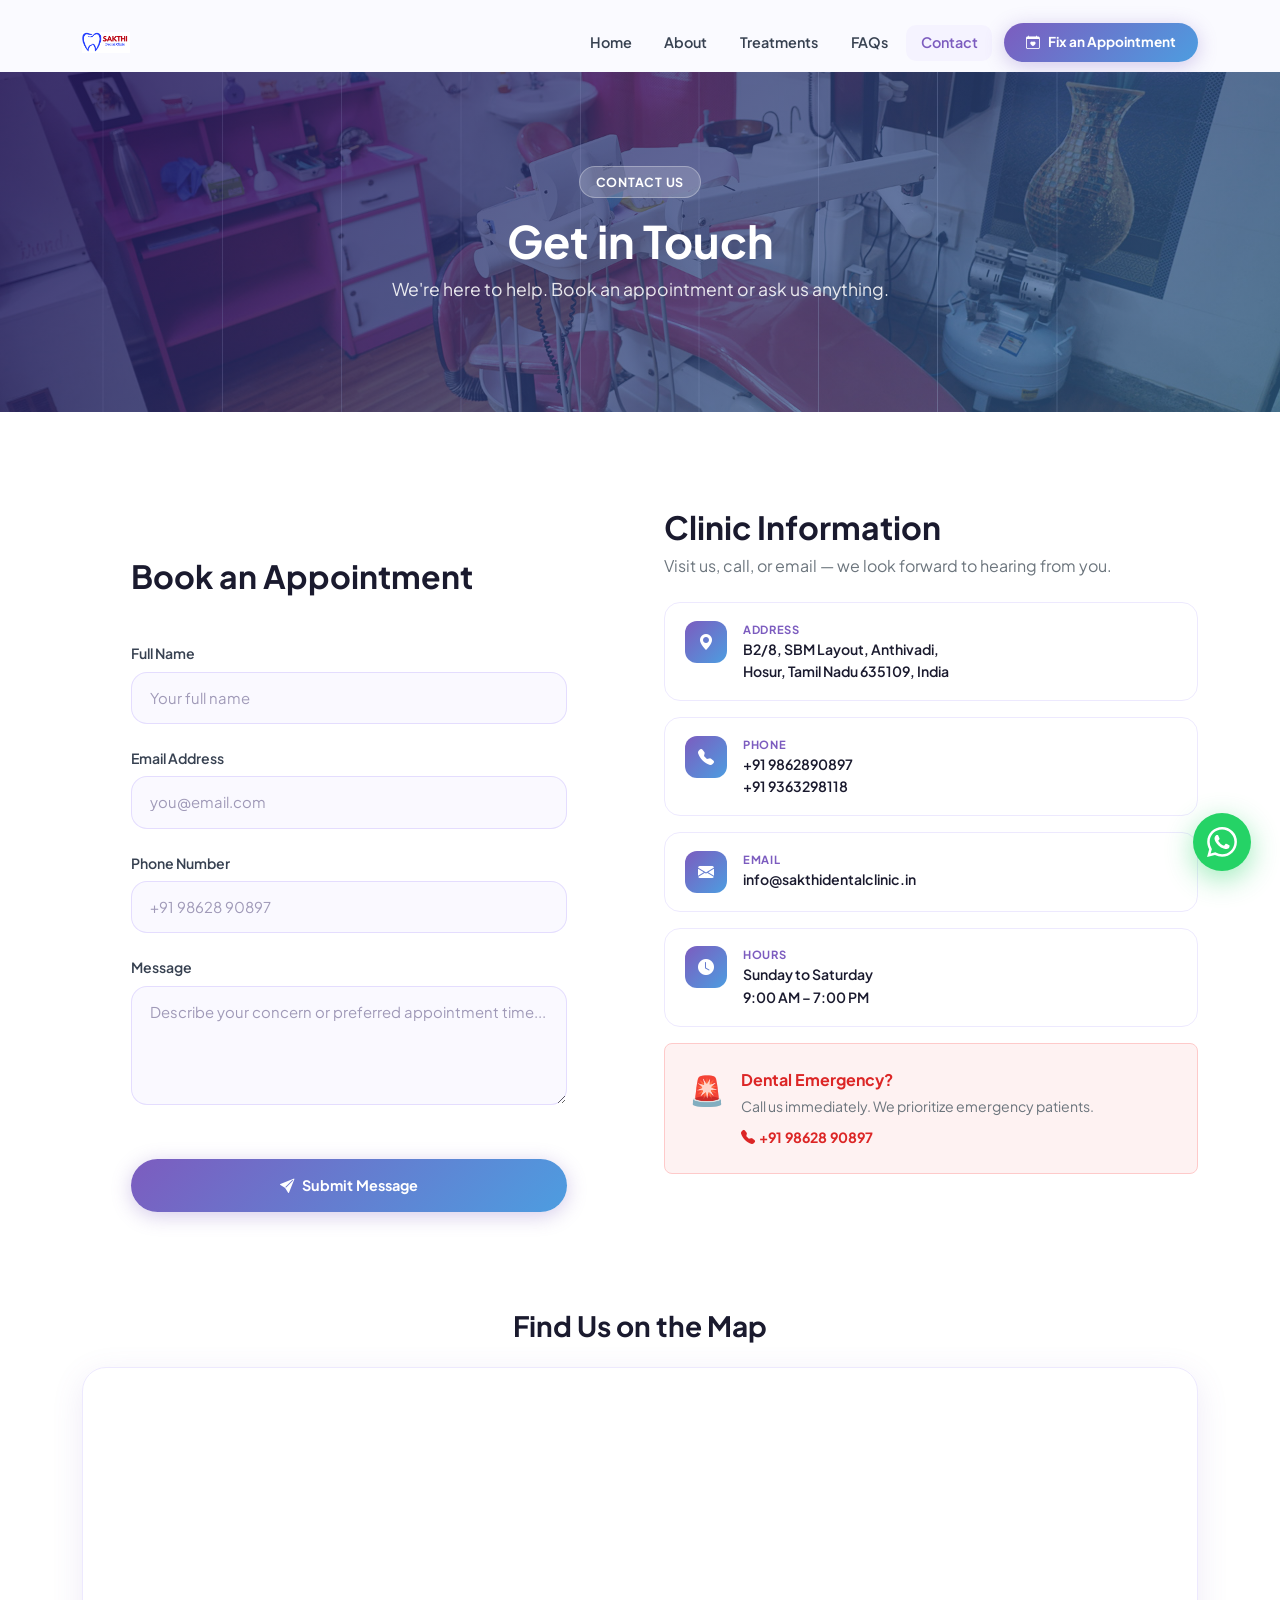
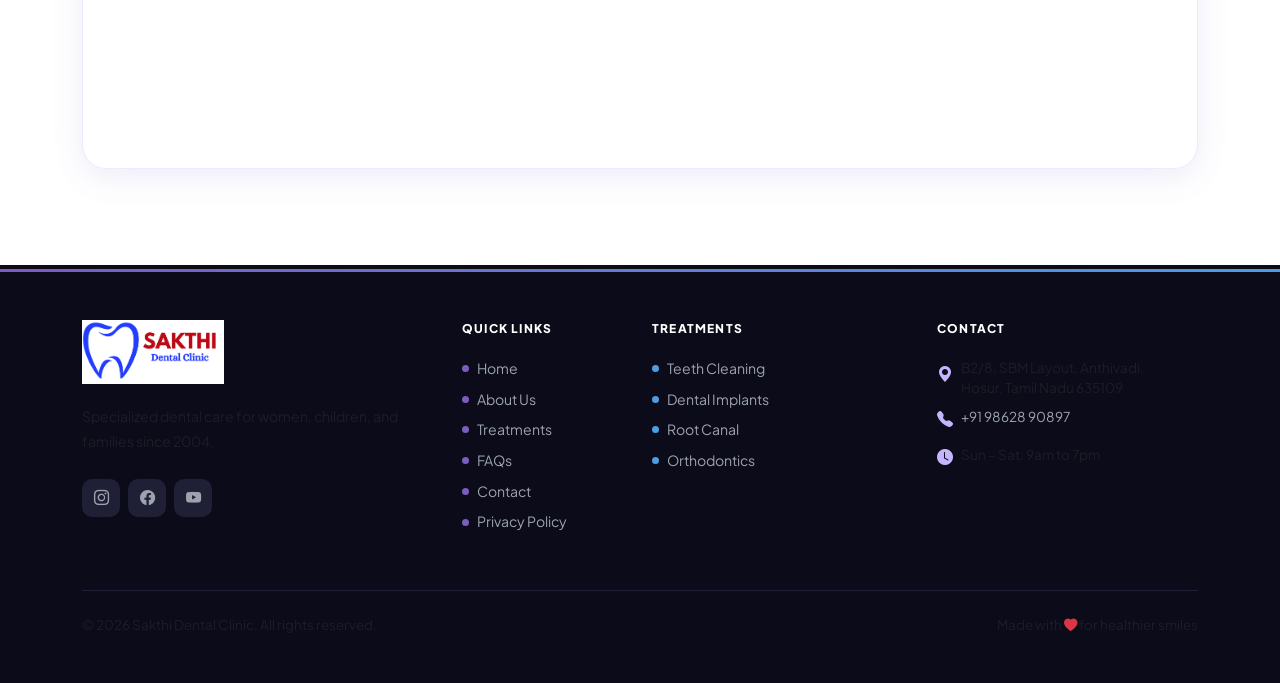
<file: sakthi-dental-clinic/contact.html>
<!DOCTYPE html>
<html lang="en">
<head>
  <meta charset="UTF-8" /><meta name="viewport" content="width=device-width, initial-scale=1.0" />
  <title>Contact Us — Sakthi Dental Clinic, Hosur</title>
  <meta name="description" content="Contact Sakthi Dental Clinic in Hosur — book an appointment, find our address, call us, or send us a message. Open daily 9am to 7pm." />
  <link rel="icon" type="image/png" href="image/SDC Logo.png" />
  <link rel="stylesheet" href="https://cdn.jsdelivr.net/npm/bootstrap@5.3.3/dist/css/bootstrap.min.css" />
  <link rel="stylesheet" href="https://cdn.jsdelivr.net/npm/bootstrap-icons@1.11.3/font/bootstrap-icons.min.css" />
  <link href="https://fonts.googleapis.com/css2?family=Plus+Jakarta+Sans:wght@300;400;500;600;700;800&display=swap" rel="stylesheet" />
  <link rel="stylesheet" href="css/style.css" />
</head>
<body>
<nav id="mainNav" class="navbar navbar-expand-lg fixed-top bg-transparent">
  <div class="container">
    <a class="navbar-brand" href="index.html"><img src="image/SDC Logo.png" alt="Sakthi Dental Clinic Logo" class="nav-logo-img" /></a>
    <button class="navbar-toggler" type="button" data-bs-toggle="collapse" data-bs-target="#navbarNav"><i class="bi bi-list" style="font-size:1.5rem;color:#374151"></i></button>
    <div class="collapse navbar-collapse" id="navbarNav">
      <ul class="navbar-nav ms-auto align-items-lg-center gap-lg-1 py-3 py-lg-0">
        <li class="nav-item"><a class="nav-link" href="index.html">Home</a></li>
        <li class="nav-item"><a class="nav-link" href="about.html">About</a></li>
        <li class="nav-item"><a class="nav-link" href="treatments.html">Treatments</a></li>
        <li class="nav-item"><a class="nav-link" href="faq.html">FAQs</a></li>
        <li class="nav-item"><a class="nav-link" href="contact.html">Contact</a></li>
        <li class="nav-item ms-lg-2"><a class="btn-brand" href="contact.html" style="font-size:.85rem;padding:.6rem 1.4rem"><i class="bi bi-calendar-heart"></i> Fix an Appointment</a></li>
      </ul>
    </div>
  </div>
</nav>

<!-- CONTACT BANNER with real image -->
<div class="contact-banner">
  <img src="image/Sakthi Dental Clinic/Banner Images/Banner_img_2.jpg"
       alt="Sakthi Dental Clinic — Contact Us and Book Your Appointment"
       loading="eager" />
  <div class="contact-banner-overlay">
    <div class="text-white reveal">
      <span class="section-badge mb-3 d-inline-flex" style="background:rgba(255,255,255,.18);border-color:rgba(255,255,255,.3);color:#fff">Contact Us</span>
      <h1 class="fw-bold mb-2" style="font-size:clamp(1.8rem,4vw,2.8rem)">Get in Touch</h1>
      <p style="opacity:.88;font-size:1.1rem">We're here to help. Book an appointment or ask us anything.</p>
    </div>
  </div>
</div>

<!-- CONTACT SECTION -->
<section class="section-py bg-white">
  <div class="container">
    <div class="row g-5">
      <div class="col-lg-6 reveal">
        <div class="glass p-4 p-md-5 rounded-4" style="border-radius:1.75rem">
          <div id="formCard">
            <h2 class="fw-bold mb-5">Book an Appointment</h2>
            <form id="contactForm" novalidate>
              <div class="mb-4 form-group-custom">
                <label for="contactName">Full Name</label>
                <input type="text" id="contactName" class="form-control-custom" placeholder="Your full name" />
                <div class="form-error" id="nameErr">Name is required</div>
              </div>
              <div class="mb-4 form-group-custom">
                <label for="contactEmail">Email Address</label>
                <input type="email" id="contactEmail" class="form-control-custom" placeholder="you@email.com" />
                <div class="form-error" id="emailErr">Valid email is required</div>
              </div>
              <div class="mb-4 form-group-custom">
                <label for="contactPhone">Phone Number</label>
                <input type="tel" id="contactPhone" class="form-control-custom" placeholder="+91 98628 90897" />
                <div class="form-error" id="phoneErr">Valid phone number is required</div>
              </div>
              <div class="mb-5 form-group-custom">
                <label for="contactMessage">Message</label>
                <textarea id="contactMessage" class="form-control-custom" rows="4" placeholder="Describe your concern or preferred appointment time..."></textarea>
                <div class="form-error" id="messageErr">Please enter at least 10 characters</div>
              </div>
              <button type="submit" id="contact-submit" class="btn-brand w-100 justify-content-center py-3">
                <i class="bi bi-send-fill"></i> Submit Message
              </button>
            </form>
          </div>
          <div id="formSuccess" style="display:none" class="text-center py-5">
            <div style="font-size:4rem;color:#22c55e" class="mb-3"><i class="bi bi-check-circle-fill"></i></div>
            <h3 class="fw-bold mb-2">Message Sent!</h3>
            <p class="text-secondary mb-5">Thank you for reaching out. Our team will contact you within 24 hours.</p>
            <button id="resetForm" class="btn-brand px-5">Send Another Message</button>
          </div>
        </div>
      </div>
      <div class="col-lg-6 reveal reveal-delay-2">
        <h2 class="fw-bold mb-2">Clinic Information</h2>
        <p class="text-secondary mb-4">Visit us, call, or email — we look forward to hearing from you.</p>
        <div class="d-flex flex-column gap-3">
          <div class="info-card"><div class="info-icon"><i class="bi bi-geo-alt-fill"></i></div><div><div class="info-label">Address</div><div class="info-value">B2/8, SBM Layout, Anthivadi,
Hosur, Tamil Nadu 635109, India</div></div></div>
          <div class="info-card"><div class="info-icon"><i class="bi bi-telephone-fill"></i></div><div><div class="info-label">Phone</div><div class="info-value"><a href="tel:+919862890897" style="color:inherit;text-decoration:none">+91 9862890897</a>
<a href="tel:+919363298118" style="color:inherit;text-decoration:none">+91 9363298118</a></div></div></div>
          <div class="info-card"><div class="info-icon"><i class="bi bi-envelope-fill"></i></div><div><div class="info-label">Email</div><div class="info-value"><a href="mailto:info@sakthidentalclinic.in" style="color:inherit;text-decoration:none">info@sakthidentalclinic.in</a></div></div></div>
          <div class="info-card"><div class="info-icon"><i class="bi bi-clock-fill"></i></div><div><div class="info-label">Hours</div><div class="info-value">Sunday to Saturday
9:00 AM – 7:00 PM</div></div></div>
          <div class="p-4 rounded-3 d-flex gap-3 align-items-start" style="background:#fef2f2;border:1px solid #fecaca">
            <span style="font-size:1.8rem">🚨</span>
            <div>
              <div class="fw-bold mb-1" style="color:#dc2626">Dental Emergency?</div>
              <p class="text-secondary mb-2" style="font-size:.88rem">Call us immediately. We prioritize emergency patients.</p>
              <a href="tel:+919862890897" class="fw-bold text-decoration-none d-inline-flex align-items-center gap-1" style="color:#dc2626;font-size:.88rem"><i class="bi bi-telephone-fill"></i> +91 98628 90897</a>
            </div>
          </div>
        </div>
      </div>
    </div>
    <div class="mt-5 reveal">
      <h3 class="fw-bold text-center mb-4">Find Us on the Map</h3>
      <div style="border-radius:1.5rem;overflow:hidden;box-shadow:var(--shadow-glass);border:1px solid var(--lavender-100)">
        <iframe title="Sakthi Dental Clinic Location" src="https://www.google.com/maps/embed?pb=!1m18!1m12!1m3!1d15552.07!2d77.824!3d12.7409!2m3!1f0!2f0!3f0!3m2!1i1024!2i768!4f13.1!3m3!1m2!1s0x3bae70b1234567%3A0xabcdef1234567890!2sHosur%2C%20Tamil%20Nadu%2C%20India!5e0!3m2!1sen!2sin!4v1234567890" width="100%" height="400" style="border:0;display:block" allowfullscreen loading="lazy" referrerpolicy="no-referrer-when-downgrade"></iframe>
      </div>
    </div>
  </div>
</section>

<footer id="footer" class="pt-1">
  <div style="height:3px;background:linear-gradient(135deg,#7c5cbf,#4d9de0)"></div>
  <div class="container py-5">
    <div class="row gy-5">
      <div class="col-lg-4"><a href="index.html"><img src="image/SDC Logo.png" alt="Sakthi Dental Clinic" style="height:64px;object-fit:contain;margin-bottom:1.25rem;display:block" /></a><p class="text-muted mb-4" style="font-size:.88rem;line-height:1.8">Specialized dental care for women, children, and families since 2004.</p><div class="d-flex gap-2"><a href="https://instagram.com" target="_blank" class="social-btn instagram" aria-label="Instagram"><i class="bi bi-instagram"></i></a><a href="https://facebook.com" target="_blank" class="social-btn facebook" aria-label="Facebook"><i class="bi bi-facebook"></i></a><a href="https://youtube.com" target="_blank" class="social-btn youtube" aria-label="YouTube"><i class="bi bi-youtube"></i></a></div></div>
      <div class="col-sm-6 col-lg-2"><div class="footer-heading">Quick Links</div><a href="index.html" class="footer-link"><span class="footer-dot"></span>Home</a><a href="about.html" class="footer-link"><span class="footer-dot"></span>About Us</a><a href="treatments.html" class="footer-link"><span class="footer-dot"></span>Treatments</a><a href="faq.html" class="footer-link"><span class="footer-dot"></span>FAQs</a><a href="contact.html" class="footer-link"><span class="footer-dot"></span>Contact</a><a href="privacy-policy.html" class="footer-link"><span class="footer-dot"></span>Privacy Policy</a></div>
      <div class="col-sm-6 col-lg-3"><div class="footer-heading">Treatments</div><a href="treatments.html" class="footer-link"><span class="footer-dot footer-dot-blue"></span>Teeth Cleaning</a><a href="treatments.html" class="footer-link"><span class="footer-dot footer-dot-blue"></span>Dental Implants</a><a href="treatments.html" class="footer-link"><span class="footer-dot footer-dot-blue"></span>Root Canal</a><a href="treatments.html" class="footer-link"><span class="footer-dot footer-dot-blue"></span>Orthodontics</a></div>
      <div class="col-lg-3"><div class="footer-heading">Contact</div><div class="d-flex gap-2 mb-2 align-items-start"><i class="bi bi-geo-alt-fill mt-1" style="color:#c4b5fd;flex-shrink:0"></i><span class="text-muted" style="font-size:.85rem">B2/8, SBM Layout, Anthivadi,<br>Hosur, Tamil Nadu 635109</span></div><div class="d-flex gap-2 mb-2"><i class="bi bi-telephone-fill" style="color:#c4b5fd"></i><a href="tel:+919862890897" class="footer-link p-0" style="font-size:.85rem">+91 98628 90897</a></div><div class="d-flex gap-2"><i class="bi bi-clock-fill" style="color:#c4b5fd"></i><span class="text-muted" style="font-size:.85rem">Sun – Sat: 9am to 7pm</span></div></div>
    </div>
    <div class="mt-5 pt-4 border-top d-flex flex-column flex-sm-row justify-content-between align-items-center gap-3" style="border-color:#1f1f35!important">
      <p class="text-muted mb-0" style="font-size:.84rem">© 2026 Sakthi Dental Clinic. All rights reserved.</p>
      <p class="text-muted mb-0" style="font-size:.84rem">Made with <i class="bi bi-heart-fill text-danger"></i> for healthier smiles</p>
    </div>
  </div>
</footer>
<a href="https://wa.me/919862890897" target="_blank" class="whatsapp-fab" aria-label="WhatsApp"><svg width="30" height="30" viewBox="0 0 24 24" fill="white"><path d="M17.472 14.382c-.297-.149-1.758-.867-2.03-.967-.273-.099-.471-.148-.67.15-.197.297-.767.966-.94 1.164-.173.199-.347.223-.644.075-.297-.15-1.255-.463-2.39-1.475-.883-.788-1.48-1.761-1.653-2.059-.173-.297-.018-.458.13-.606.134-.133.298-.347.446-.52.149-.174.198-.298.298-.497.099-.198.05-.371-.025-.52-.075-.149-.669-1.612-.916-2.207-.242-.579-.487-.5-.669-.51-.173-.008-.371-.01-.57-.01-.198 0-.52.074-.792.372-.272.297-1.04 1.016-1.04 2.479 0 1.462 1.065 2.875 1.213 3.074.149.198 2.096 3.2 5.077 4.487.709.306 1.262.489 1.694.625.712.227 1.36.195 1.871.118.571-.085 1.758-.719 2.006-1.413.248-.694.248-1.289.173-1.413-.074-.124-.272-.198-.57-.347m-5.421 7.403h-.004a9.87 9.87 0 01-5.031-1.378l-.361-.214-3.741.982.998-3.648-.235-.374a9.86 9.86 0 01-1.51-5.26c.001-5.45 4.436-9.884 9.888-9.884 2.64 0 5.122 1.03 6.988 2.898a9.825 9.825 0 012.893 6.994c-.003 5.45-4.437 9.884-9.885 9.884m8.413-18.297A11.815 11.815 0 0012.05 0C5.495 0 .16 5.335.157 11.892c0 2.096.547 4.142 1.588 5.945L.057 24l6.305-1.654a11.882 11.882 0 005.683 1.448h.005c6.554 0 11.89-5.335 11.893-11.893a11.821 11.821 0 00-3.48-8.413z"/></svg></a>
<script src="https://cdn.jsdelivr.net/npm/bootstrap@5.3.3/dist/js/bootstrap.bundle.min.js"></script>
<script src="js/main.js"></script>
</body>
</html>
</file>
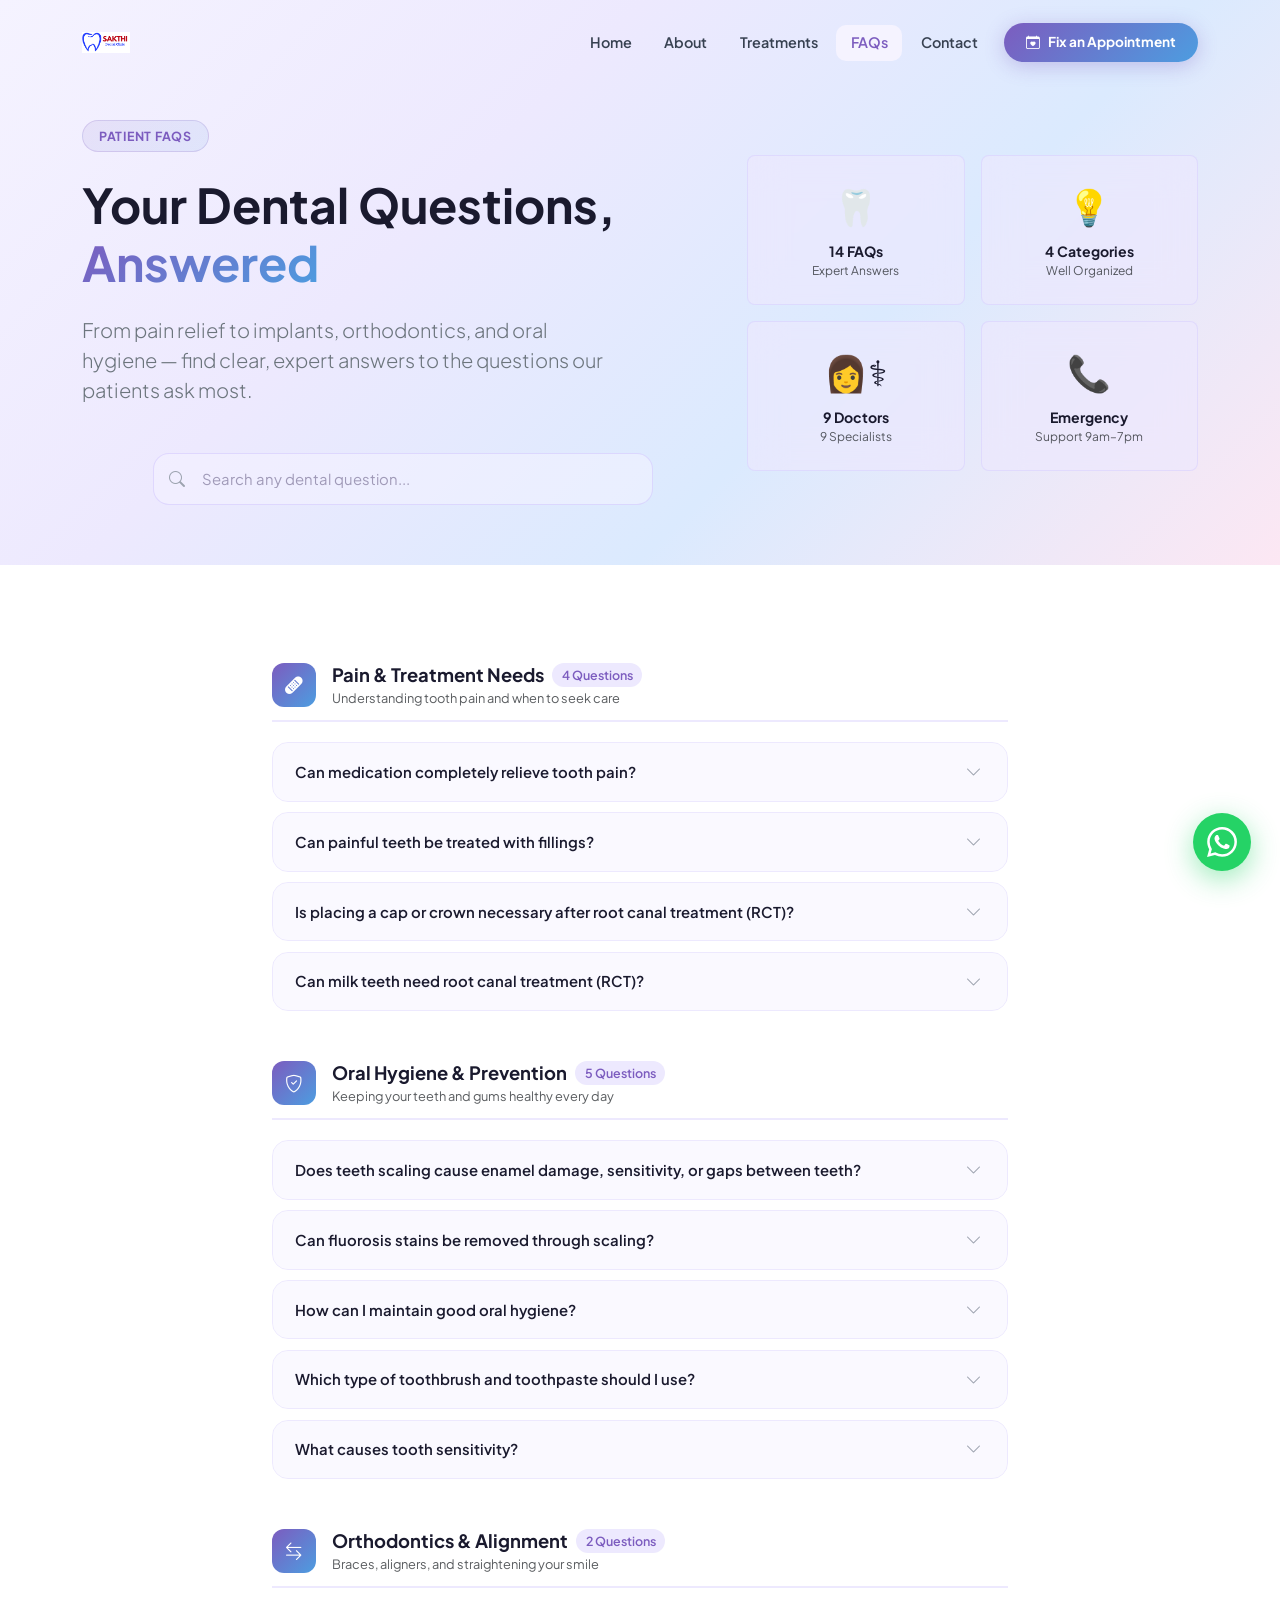
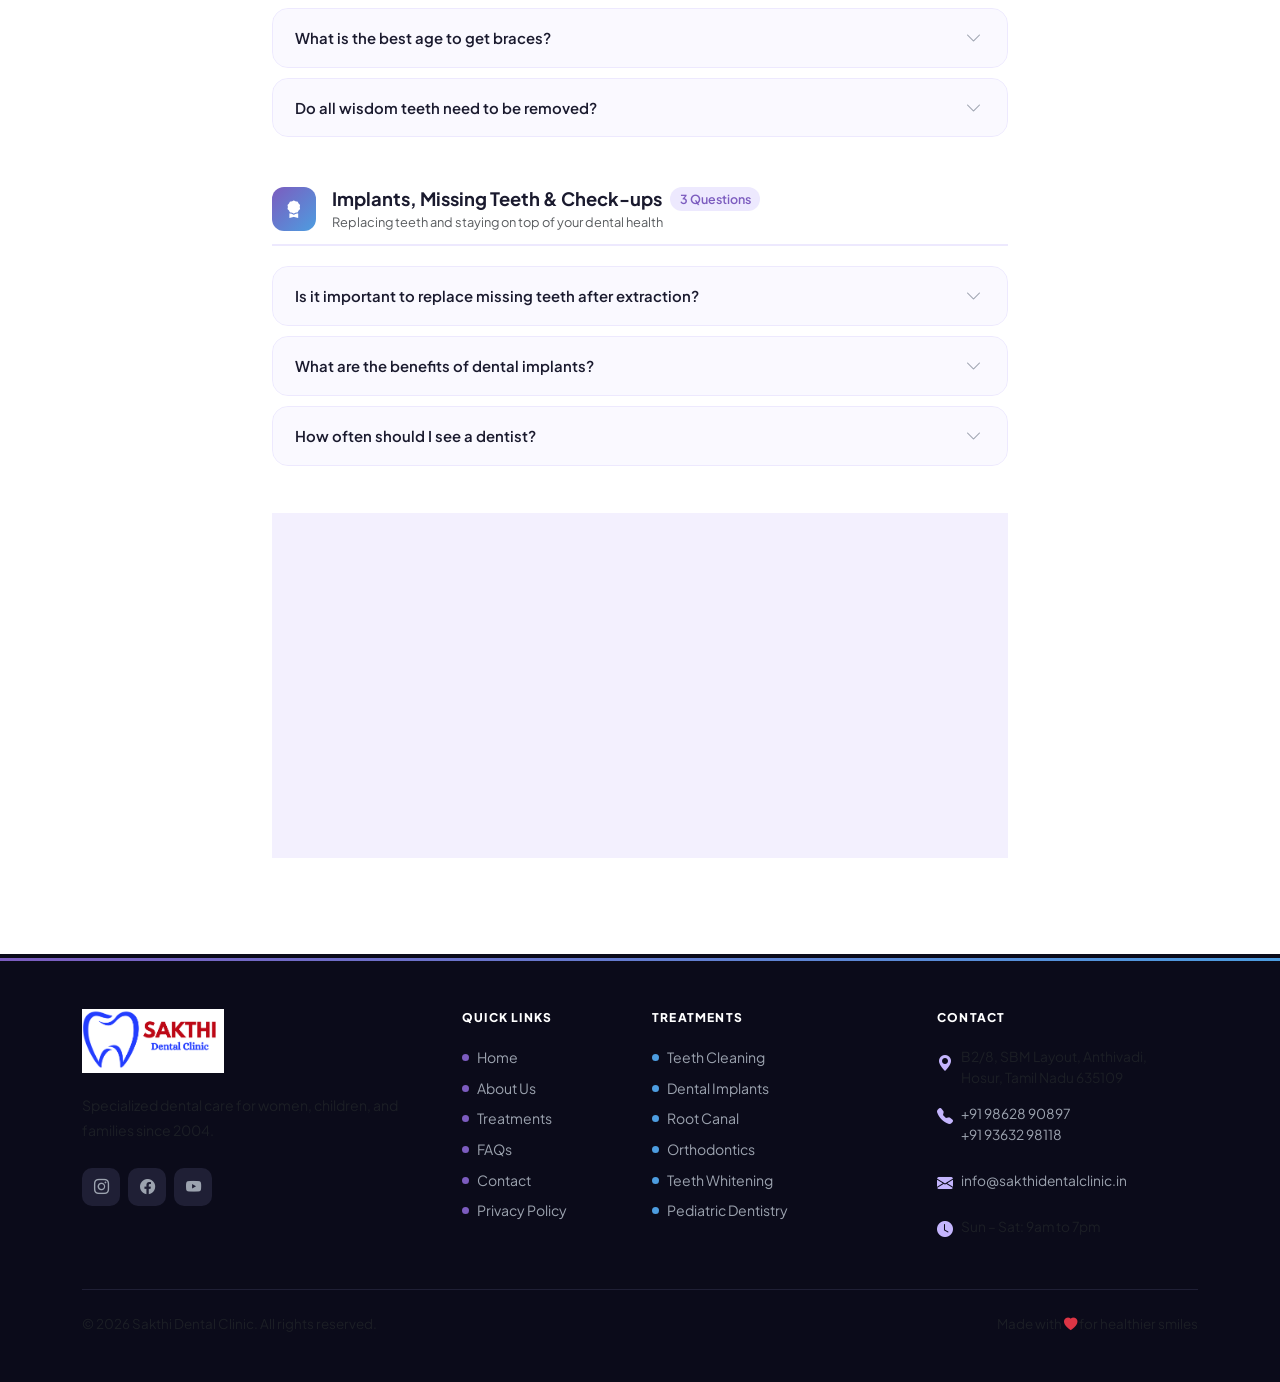
<file: sakthi-dental-clinic/faq.html>
<!DOCTYPE html>
<html lang="en">
<head>
  <meta charset="UTF-8" /><meta name="viewport" content="width=device-width, initial-scale=1.0" />
  <title>FAQs — Sakthi Dental Clinic, Hosur</title>
  <meta name="description" content="Get answers to common dental questions at Sakthi Dental Clinic Hosur — pain relief, scaling, root canal, implants, braces, oral hygiene, and more." />
  <link rel="icon" type="image/png" href="image/SDC Logo.png" />
  <link rel="stylesheet" href="https://cdn.jsdelivr.net/npm/bootstrap@5.3.3/dist/css/bootstrap.min.css" />
  <link rel="stylesheet" href="https://cdn.jsdelivr.net/npm/bootstrap-icons@1.11.3/font/bootstrap-icons.min.css" />
  <link href="https://fonts.googleapis.com/css2?family=Plus+Jakarta+Sans:wght@300;400;500;600;700;800&display=swap" rel="stylesheet" />
  <link rel="stylesheet" href="css/style.css" />
  <style>
    .faq-cat-header {
      display: flex;
      align-items: center;
      gap: 1rem;
      margin-bottom: 1.25rem;
      padding-bottom: .75rem;
      border-bottom: 2px solid var(--lavender-100);
    }
    .faq-cat-icon {
      width: 44px; height: 44px;
      border-radius: 12px;
      background: var(--gradient-brand);
      display: flex; align-items: center; justify-content: center;
      color: #fff;
      font-size: 1.1rem;
      flex-shrink: 0;
    }
    .faq-cat-title {
      font-size: 1.15rem;
      font-weight: 700;
      color: #1a1a2e;
    }
    .faq-cat-count {
      font-size: .78rem;
      font-weight: 600;
      color: var(--brand-primary);
      background: var(--lavender-100);
      border-radius: 999px;
      padding: .15rem .6rem;
    }
    .faq-item {
      border: 1.5px solid var(--lavender-100);
      border-radius: 1rem;
      overflow: hidden;
      margin-bottom: .65rem;
      transition: border-color .2s, box-shadow .2s;
    }
    .faq-item:hover { border-color: rgba(124,92,191,.25); }
    .faq-item.open {
      border-color: rgba(124,92,191,.35);
      box-shadow: 0 4px 20px rgba(124,92,191,.1);
    }
    .faq-question {
      width: 100%;
      background: rgba(245,243,255,.5);
      border: none;
      padding: 1.1rem 1.35rem;
      display: flex;
      justify-content: space-between;
      align-items: center;
      font-weight: 600;
      font-size: .93rem;
      color: #1a1a2e;
      cursor: pointer;
      text-align: left;
      gap: 1rem;
      transition: background .2s;
      line-height: 1.5;
    }
    .faq-question:hover { background: var(--lavender-100); }
    .faq-item.open .faq-question { background: #fff; color: var(--brand-primary); }
    .faq-icon {
      font-size: 1rem;
      transition: transform .35s ease;
      flex-shrink: 0;
      color: #9ca3af;
      width: 22px; height: 22px;
      display: flex; align-items: center; justify-content: center;
    }
    .faq-item.open .faq-icon { transform: rotate(180deg); color: var(--brand-primary); }
    .faq-answer {
      max-height: 0;
      overflow: hidden;
      transition: max-height .45s cubic-bezier(.4,0,.2,1);
    }
    .faq-item.open .faq-answer { max-height: 500px; }
    .faq-answer-inner {
      padding: 0 1.35rem 1.35rem;
      font-size: .91rem;
      color: #6b7280;
      line-height: 1.85;
      border-top: 1px solid var(--lavender-100);
      padding-top: 1rem;
    }
  </style>
</head>
<body>

<nav id="mainNav" class="navbar navbar-expand-lg fixed-top bg-transparent">
  <div class="container">
    <a class="navbar-brand" href="index.html">
      <img src="image/SDC Logo.png" alt="Sakthi Dental Clinic Logo" class="nav-logo-img" />
    </a>
    <button class="navbar-toggler" type="button" data-bs-toggle="collapse" data-bs-target="#navbarNav" aria-label="Toggle navigation">
      <i class="bi bi-list" style="font-size:1.5rem;color:#374151"></i>
    </button>
    <div class="collapse navbar-collapse" id="navbarNav">
      <ul class="navbar-nav ms-auto align-items-lg-center gap-lg-1 py-3 py-lg-0">
        <li class="nav-item"><a class="nav-link" href="index.html">Home</a></li>
        <li class="nav-item"><a class="nav-link" href="about.html">About</a></li>
        <li class="nav-item"><a class="nav-link" href="treatments.html">Treatments</a></li>
        <li class="nav-item"><a class="nav-link" href="faq.html">FAQs</a></li>
        <li class="nav-item"><a class="nav-link" href="contact.html">Contact</a></li>
        <li class="nav-item ms-lg-2">
          <a class="btn-brand" href="contact.html" style="font-size:.85rem;padding:.6rem 1.4rem">
            <i class="bi bi-calendar-heart"></i> Fix an Appointment
          </a>
        </li>
      </ul>
    </div>
  </div>
</nav>

<!-- HERO -->
<section class="bg-hero" style="padding:120px 0 60px">
  <div class="container">
    <div class="row align-items-center gy-4">
      <div class="col-lg-7 reveal">
        <span class="section-badge mb-4 d-inline-flex">Patient FAQs</span>
        <h1 class="display-5 fw-bold mb-4">Your Dental Questions, <span class="gradient-text">Answered</span></h1>
        <p class="lead text-secondary mb-5" style="max-width:540px">From pain relief to implants, orthodontics, and oral hygiene — find clear, expert answers to the questions our patients ask most.</p>
        <div class="mx-auto" style="max-width:500px;position:relative">
          <i class="bi bi-search" style="position:absolute;left:1rem;top:50%;transform:translateY(-50%);color:#9ca3af;z-index:1"></i>
          <input type="search" id="faqSearch" class="form-control-custom ps-5" placeholder="Search any dental question..." />
        </div>
      </div>
      <div class="col-lg-5 reveal reveal-delay-2 d-none d-lg-block">
        <div class="row g-3">
          <div class="col-6">
            <div class="glass-purple p-4 rounded-3 text-center">
              <div style="font-size:2.2rem;margin-bottom:.5rem">🦷</div>
              <div class="fw-bold" style="font-size:.88rem">14 FAQs</div>
              <div class="text-muted" style="font-size:.75rem">Expert Answers</div>
            </div>
          </div>
          <div class="col-6">
            <div class="glass-purple p-4 rounded-3 text-center">
              <div style="font-size:2.2rem;margin-bottom:.5rem">💡</div>
              <div class="fw-bold" style="font-size:.88rem">4 Categories</div>
              <div class="text-muted" style="font-size:.75rem">Well Organized</div>
            </div>
          </div>
          <div class="col-6">
            <div class="glass-purple p-4 rounded-3 text-center">
              <div style="font-size:2.2rem;margin-bottom:.5rem">👩⚕️</div>
              <div class="fw-bold" style="font-size:.88rem">9 Doctors</div>
              <div class="text-muted" style="font-size:.75rem">9 Specialists</div>
            </div>
          </div>
          <div class="col-6">
            <div class="glass-purple p-4 rounded-3 text-center">
              <div style="font-size:2.2rem;margin-bottom:.5rem">📞</div>
              <div class="fw-bold" style="font-size:.88rem">Emergency</div>
              <div class="text-muted" style="font-size:.75rem">Support 9am–7pm</div>
            </div>
          </div>
        </div>
      </div>
    </div>
  </div>
</section>

<!-- FAQ CONTENT -->
<section class="section-py bg-white">
  <div class="container">
    <div class="row justify-content-center">
      <div class="col-lg-8">

        <!-- ───────────────────────────────────────────── -->
        <!-- CATEGORY 1: PAIN & TREATMENT NEEDS -->
        <!-- ───────────────────────────────────────────── -->
        <div class="faq-category mb-5 reveal">
          <div class="faq-cat-header">
            <div class="faq-cat-icon"><i class="bi bi-bandaid-fill"></i></div>
            <div>
              <div class="d-flex align-items-center gap-2">
                <span class="faq-cat-title">Pain &amp; Treatment Needs</span>
                <span class="faq-cat-count">4 Questions</span>
              </div>
              <div class="text-muted" style="font-size:.8rem">Understanding tooth pain and when to seek care</div>
            </div>
          </div>

          <div class="faq-item">
            <button class="faq-question" aria-expanded="false">
              Can medication completely relieve tooth pain?
              <span class="faq-icon"><i class="bi bi-chevron-down"></i></span>
            </button>
            <div class="faq-answer" role="region">
              <div class="faq-answer-inner">
                Not entirely. While medications may offer short-term relief, long-lasting relief requires identifying and treating the root cause of the pain through professional dental care. We strongly recommend visiting a dentist as soon as possible rather than relying on painkillers alone.
              </div>
            </div>
          </div>

          <div class="faq-item">
            <button class="faq-question" aria-expanded="false">
              Can painful teeth be treated with fillings?
              <span class="faq-icon"><i class="bi bi-chevron-down"></i></span>
            </button>
            <div class="faq-answer" role="region">
              <div class="faq-answer-inner">
                Not always. If the cavity has reached the pulp — the innermost layer of the tooth — a simple filling won't help. In such cases, root canal treatment or tooth extraction might be necessary to eliminate the source of pain and prevent further infection.
              </div>
            </div>
          </div>

          <div class="faq-item">
            <button class="faq-question" aria-expanded="false">
              Is placing a cap or crown necessary after root canal treatment (RCT)?
              <span class="faq-icon"><i class="bi bi-chevron-down"></i></span>
            </button>
            <div class="faq-answer" role="region">
              <div class="faq-answer-inner">
                Yes. A crown is recommended after RCT to protect the treated tooth, which may be weaker due to decay. It prevents fractures and adds durability, especially during chewing. Skipping a crown after RCT significantly increases the risk of the tooth cracking or failing.
              </div>
            </div>
          </div>

          <div class="faq-item">
            <button class="faq-question" aria-expanded="false">
              Can milk teeth need root canal treatment (RCT)?
              <span class="faq-icon"><i class="bi bi-chevron-down"></i></span>
            </button>
            <div class="faq-answer" role="region">
              <div class="faq-answer-inner">
                Yes. If a milk tooth has a deep cavity and is likely to remain in the mouth for some time, an RCT can preserve it and prevent infection or early loss. Keeping milk teeth healthy is important for proper jaw development and guiding permanent teeth into the right position.
              </div>
            </div>
          </div>
        </div>

        <!-- ───────────────────────────────────────────── -->
        <!-- CATEGORY 2: ORAL HYGIENE & PREVENTION -->
        <!-- ───────────────────────────────────────────── -->
        <div class="faq-category mb-5 reveal">
          <div class="faq-cat-header">
            <div class="faq-cat-icon"><i class="bi bi-shield-check"></i></div>
            <div>
              <div class="d-flex align-items-center gap-2">
                <span class="faq-cat-title">Oral Hygiene &amp; Prevention</span>
                <span class="faq-cat-count">5 Questions</span>
              </div>
              <div class="text-muted" style="font-size:.8rem">Keeping your teeth and gums healthy every day</div>
            </div>
          </div>

          <div class="faq-item">
            <button class="faq-question" aria-expanded="false">
              Does teeth scaling cause enamel damage, sensitivity, or gaps between teeth?
              <span class="faq-icon"><i class="bi bi-chevron-down"></i></span>
            </button>
            <div class="faq-answer" role="region">
              <div class="faq-answer-inner">
                No. Scaling safely removes plaque and tartar from teeth and below the gum line. It doesn't damage enamel or create gaps — the sensation of gaps after scaling is simply because built-up tartar is no longer present. Some temporary sensitivity may occur, but it usually subsides as gums heal and reattach to the teeth.
              </div>
            </div>
          </div>

          <div class="faq-item">
            <button class="faq-question" aria-expanded="false">
              Can fluorosis stains be removed through scaling?
              <span class="faq-icon"><i class="bi bi-chevron-down"></i></span>
            </button>
            <div class="faq-answer" role="region">
              <div class="faq-answer-inner">
                Scaling can remove surface (extrinsic) stains but not fluorosis, which is an internal (intrinsic) stain. Fluorosis may require treatments like bleaching, veneers, or crowns for cosmetic improvement. Our cosmetic dentistry team can assess the best option for your case.
              </div>
            </div>
          </div>

          <div class="faq-item">
            <button class="faq-question" aria-expanded="false">
              How can I maintain good oral hygiene?
              <span class="faq-icon"><i class="bi bi-chevron-down"></i></span>
            </button>
            <div class="faq-answer" role="region">
              <div class="faq-answer-inner">
                Brush your teeth twice daily with proper technique, rinse after meals, floss regularly, and schedule routine check-ups with your dentist. Avoid excessive sugary foods and drinks, and drink plenty of water. Consistency in your oral hygiene routine is key to preventing most dental problems.
              </div>
            </div>
          </div>

          <div class="faq-item">
            <button class="faq-question" aria-expanded="false">
              Which type of toothbrush and toothpaste should I use?
              <span class="faq-icon"><i class="bi bi-chevron-down"></i></span>
            </button>
            <div class="faq-answer" role="region">
              <div class="faq-answer-inner">
                Use a soft or medium-bristled toothbrush with a small head to reach all areas comfortably. Choose a non-abrasive fluoride toothpaste appropriate for your needs (sensitivity, whitening, etc.) and replace your toothbrush every three months or sooner if the bristles are frayed.
              </div>
            </div>
          </div>

          <div class="faq-item">
            <button class="faq-question" aria-expanded="false">
              What causes tooth sensitivity?
              <span class="faq-icon"><i class="bi bi-chevron-down"></i></span>
            </button>
            <div class="faq-answer" role="region">
              <div class="faq-answer-inner">
                Tooth sensitivity can result from enamel wear due to acidic foods or over-brushing, tooth decay, exposed tooth roots caused by gum recession, or hairline cracks in the teeth. Sensitivity deserves a professional evaluation to identify the root cause and determine the right treatment.
              </div>
            </div>
          </div>
        </div>

        <!-- ───────────────────────────────────────────── -->
        <!-- CATEGORY 3: ORTHODONTICS & ALIGNMENT -->
        <!-- ───────────────────────────────────────────── -->
        <div class="faq-category mb-5 reveal">
          <div class="faq-cat-header">
            <div class="faq-cat-icon"><i class="bi bi-arrow-left-right"></i></div>
            <div>
              <div class="d-flex align-items-center gap-2">
                <span class="faq-cat-title">Orthodontics &amp; Alignment</span>
                <span class="faq-cat-count">2 Questions</span>
              </div>
              <div class="text-muted" style="font-size:.8rem">Braces, aligners, and straightening your smile</div>
            </div>
          </div>

          <div class="faq-item">
            <button class="faq-question" aria-expanded="false">
              What is the best age to get braces?
              <span class="faq-icon"><i class="bi bi-chevron-down"></i></span>
            </button>
            <div class="faq-answer" role="region">
              <div class="faq-answer-inner">
                Braces are most effective between ages 12 and 14, when the jaw and teeth are still developing and respond well to orthodontic forces. However, some cases may benefit from earlier intervention depending on the condition. Adults can also achieve excellent results with braces or clear aligners at any age.
              </div>
            </div>
          </div>

          <div class="faq-item">
            <button class="faq-question" aria-expanded="false">
              Do all wisdom teeth need to be removed?
              <span class="faq-icon"><i class="bi bi-chevron-down"></i></span>
            </button>
            <div class="faq-answer" role="region">
              <div class="faq-answer-inner">
                No. Wisdom teeth only require removal if they are impacted, infected, or causing pain due to crowding or damage to adjacent teeth. If your wisdom teeth have erupted properly and are not causing any issues, they can generally be left in place with regular monitoring.
              </div>
            </div>
          </div>
        </div>

        <!-- ───────────────────────────────────────────── -->
        <!-- CATEGORY 4: IMPLANTS, MISSING TEETH & CHECKUPS -->
        <!-- ───────────────────────────────────────────── -->
        <div class="faq-category mb-5 reveal">
          <div class="faq-cat-header">
            <div class="faq-cat-icon"><i class="bi bi-award-fill"></i></div>
            <div>
              <div class="d-flex align-items-center gap-2">
                <span class="faq-cat-title">Implants, Missing Teeth &amp; Check-ups</span>
                <span class="faq-cat-count">3 Questions</span>
              </div>
              <div class="text-muted" style="font-size:.8rem">Replacing teeth and staying on top of your dental health</div>
            </div>
          </div>

          <div class="faq-item">
            <button class="faq-question" aria-expanded="false">
              Is it important to replace missing teeth after extraction?
              <span class="faq-icon"><i class="bi bi-chevron-down"></i></span>
            </button>
            <div class="faq-answer" role="region">
              <div class="faq-answer-inner">
                Yes. Replacing extracted teeth helps maintain proper bite alignment and prevents adjacent teeth from drifting or shifting into the gap over time. Missing teeth can also affect jawbone health, facial structure, chewing ability, and speech. Options include implants, bridges, and dentures.
              </div>
            </div>
          </div>

          <div class="faq-item">
            <button class="faq-question" aria-expanded="false">
              What are the benefits of dental implants?
              <span class="faq-icon"><i class="bi bi-chevron-down"></i></span>
            </button>
            <div class="faq-answer" role="region">
              <div class="faq-answer-inner">
                Dental implants restore both the appearance and full functionality of missing teeth. They provide a stable, natural-looking and feeling solution that preserves jawbone health, improves confidence, and enhances overall quality of life. With proper care, implants can last a lifetime — making them the gold standard for tooth replacement.
              </div>
            </div>
          </div>

          <div class="faq-item">
            <button class="faq-question" aria-expanded="false">
              How often should I see a dentist?
              <span class="faq-icon"><i class="bi bi-chevron-down"></i></span>
            </button>
            <div class="faq-answer" role="region">
              <div class="faq-answer-inner">
                Visiting your dentist every six months is recommended for routine check-ups, professional cleaning, and preventive care. Regular visits allow early detection of potential issues before they become costly or painful. Patients with gum disease, high cavity risk, or ongoing treatments may need to visit more frequently.
              </div>
            </div>
          </div>
        </div>

        <!-- STILL HAVE QUESTIONS CTA -->
        <div class="reveal">
          <div class="glass-purple p-5 rounded-4 text-center" style="border-radius:1.5rem">
            <div style="font-size:3rem;margin-bottom:1rem">💬</div>
            <h4 class="fw-bold mb-2">Still have a question?</h4>
            <p class="text-secondary mb-4">Our team of specialists is happy to help. Call us or visit the clinic — no question is too small.</p>
            <div class="d-flex flex-wrap gap-3 justify-content-center">
              <a href="tel:+919862890897" class="btn-brand px-4">
                <i class="bi bi-telephone-fill"></i> Call Us Now
              </a>
              <a href="contact.html" class="btn-outline-brand px-4">
                <i class="bi bi-calendar-heart"></i> Book Appointment
              </a>
            </div>
          </div>
        </div>

      </div>
    </div>
  </div>
</section>

<!-- FOOTER -->
<footer id="footer" class="pt-1">
  <div style="height:3px;background:linear-gradient(135deg,#7c5cbf,#4d9de0)"></div>
  <div class="container py-5">
    <div class="row gy-5">
      <div class="col-lg-4">
        <a href="index.html"><img src="image/SDC Logo.png" alt="Sakthi Dental Clinic" style="height:64px;object-fit:contain;margin-bottom:1.25rem;display:block" /></a>
        <p class="text-muted mb-4" style="font-size:.88rem;line-height:1.8">Specialized dental care for women, children, and families since 2004.</p>
        <div class="d-flex gap-2">
          <a href="https://instagram.com" target="_blank" class="social-btn instagram" aria-label="Instagram"><i class="bi bi-instagram"></i></a>
          <a href="https://facebook.com" target="_blank" class="social-btn facebook" aria-label="Facebook"><i class="bi bi-facebook"></i></a>
          <a href="https://youtube.com" target="_blank" class="social-btn youtube" aria-label="YouTube"><i class="bi bi-youtube"></i></a>
        </div>
      </div>
      <div class="col-sm-6 col-lg-2">
        <div class="footer-heading">Quick Links</div>
        <a href="index.html" class="footer-link"><span class="footer-dot"></span>Home</a>
        <a href="about.html" class="footer-link"><span class="footer-dot"></span>About Us</a>
        <a href="treatments.html" class="footer-link"><span class="footer-dot"></span>Treatments</a>
        <a href="faq.html" class="footer-link"><span class="footer-dot"></span>FAQs</a>
        <a href="contact.html" class="footer-link"><span class="footer-dot"></span>Contact</a>
        <a href="privacy-policy.html" class="footer-link"><span class="footer-dot"></span>Privacy Policy</a>
      </div>
      <div class="col-sm-6 col-lg-3">
        <div class="footer-heading">Treatments</div>
        <a href="treatments.html" class="footer-link"><span class="footer-dot footer-dot-blue"></span>Teeth Cleaning</a>
        <a href="treatments.html" class="footer-link"><span class="footer-dot footer-dot-blue"></span>Dental Implants</a>
        <a href="treatments.html" class="footer-link"><span class="footer-dot footer-dot-blue"></span>Root Canal</a>
        <a href="treatments.html" class="footer-link"><span class="footer-dot footer-dot-blue"></span>Orthodontics</a>
        <a href="treatments.html" class="footer-link"><span class="footer-dot footer-dot-blue"></span>Teeth Whitening</a>
        <a href="treatments.html" class="footer-link"><span class="footer-dot footer-dot-blue"></span>Pediatric Dentistry</a>
      </div>
      <div class="col-lg-3">
        <div class="footer-heading">Contact</div>
        <div class="d-flex gap-2 mb-3 align-items-start">
          <i class="bi bi-geo-alt-fill mt-1" style="color:#c4b5fd;flex-shrink:0"></i>
          <span class="text-muted" style="font-size:.86rem">B2/8, SBM Layout, Anthivadi,<br>Hosur, Tamil Nadu 635109</span>
        </div>
        <div class="d-flex gap-2 mb-3">
          <i class="bi bi-telephone-fill" style="color:#c4b5fd;flex-shrink:0"></i>
          <div>
            <a href="tel:+919862890897" class="footer-link d-block p-0 mb-0" style="font-size:.86rem">+91 98628 90897</a>
            <a href="tel:+919363298118" class="footer-link d-block p-0" style="font-size:.86rem">+91 93632 98118</a>
          </div>
        </div>
        <div class="d-flex gap-2 mb-3">
          <i class="bi bi-envelope-fill" style="color:#c4b5fd;flex-shrink:0"></i>
          <a href="mailto:info@sakthidentalclinic.in" class="footer-link p-0" style="font-size:.86rem">info@sakthidentalclinic.in</a>
        </div>
        <div class="d-flex gap-2">
          <i class="bi bi-clock-fill" style="color:#c4b5fd;flex-shrink:0"></i>
          <span class="text-muted" style="font-size:.86rem">Sun – Sat: 9am to 7pm</span>
        </div>
      </div>
    </div>
    <div class="mt-5 pt-4 border-top d-flex flex-column flex-sm-row justify-content-between align-items-center gap-3" style="border-color:#1f1f35!important">
      <p class="text-muted mb-0" style="font-size:.84rem">© 2026 Sakthi Dental Clinic. All rights reserved.</p>
      <p class="text-muted mb-0" style="font-size:.84rem">Made with <i class="bi bi-heart-fill text-danger"></i> for healthier smiles</p>
    </div>
  </div>
</footer>

<a href="https://wa.me/919862890897?text=Hello%2C%20I%20would%20like%20to%20book%20an%20appointment." target="_blank" class="whatsapp-fab" aria-label="Chat on WhatsApp">
  <svg width="30" height="30" viewBox="0 0 24 24" fill="white"><path d="M17.472 14.382c-.297-.149-1.758-.867-2.03-.967-.273-.099-.471-.148-.67.15-.197.297-.767.966-.94 1.164-.173.199-.347.223-.644.075-.297-.15-1.255-.463-2.39-1.475-.883-.788-1.48-1.761-1.653-2.059-.173-.297-.018-.458.13-.606.134-.133.298-.347.446-.52.149-.174.198-.298.298-.497.099-.198.05-.371-.025-.52-.075-.149-.669-1.612-.916-2.207-.242-.579-.487-.5-.669-.51-.173-.008-.371-.01-.57-.01-.198 0-.52.074-.792.372-.272.297-1.04 1.016-1.04 2.479 0 1.462 1.065 2.875 1.213 3.074.149.198 2.096 3.2 5.077 4.487.709.306 1.262.489 1.694.625.712.227 1.36.195 1.871.118.571-.085 1.758-.719 2.006-1.413.248-.694.248-1.289.173-1.413-.074-.124-.272-.198-.57-.347m-5.421 7.403h-.004a9.87 9.87 0 01-5.031-1.378l-.361-.214-3.741.982.998-3.648-.235-.374a9.86 9.86 0 01-1.51-5.26c.001-5.45 4.436-9.884 9.888-9.884 2.64 0 5.122 1.03 6.988 2.898a9.825 9.825 0 012.893 6.994c-.003 5.45-4.437 9.884-9.885 9.884m8.413-18.297A11.815 11.815 0 0012.05 0C5.495 0 .16 5.335.157 11.892c0 2.096.547 4.142 1.588 5.945L.057 24l6.305-1.654a11.882 11.882 0 005.683 1.448h.005c6.554 0 11.89-5.335 11.893-11.893a11.821 11.821 0 00-3.48-8.413z"/></svg>
</a>

<script src="https://cdn.jsdelivr.net/npm/bootstrap@5.3.3/dist/js/bootstrap.bundle.min.js"></script>
<script src="js/main.js"></script>
</body>
</html>
</file>
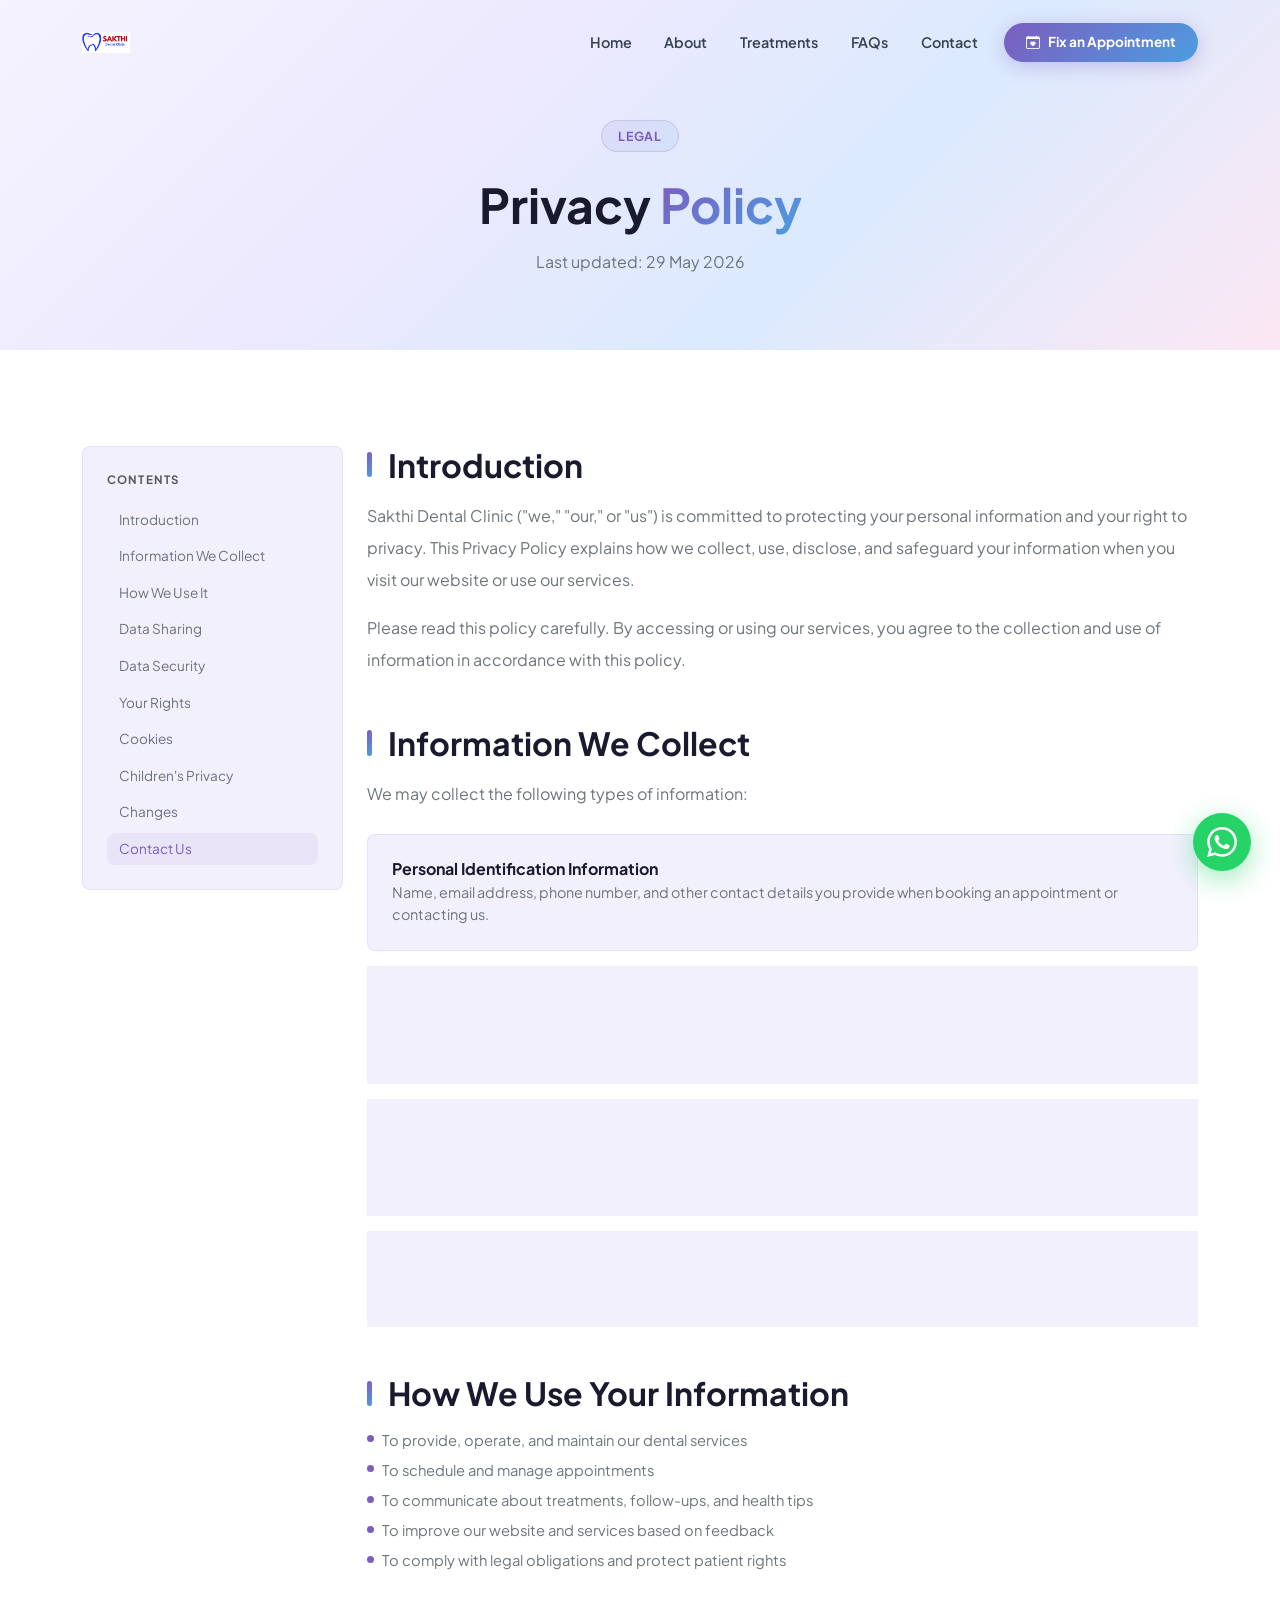
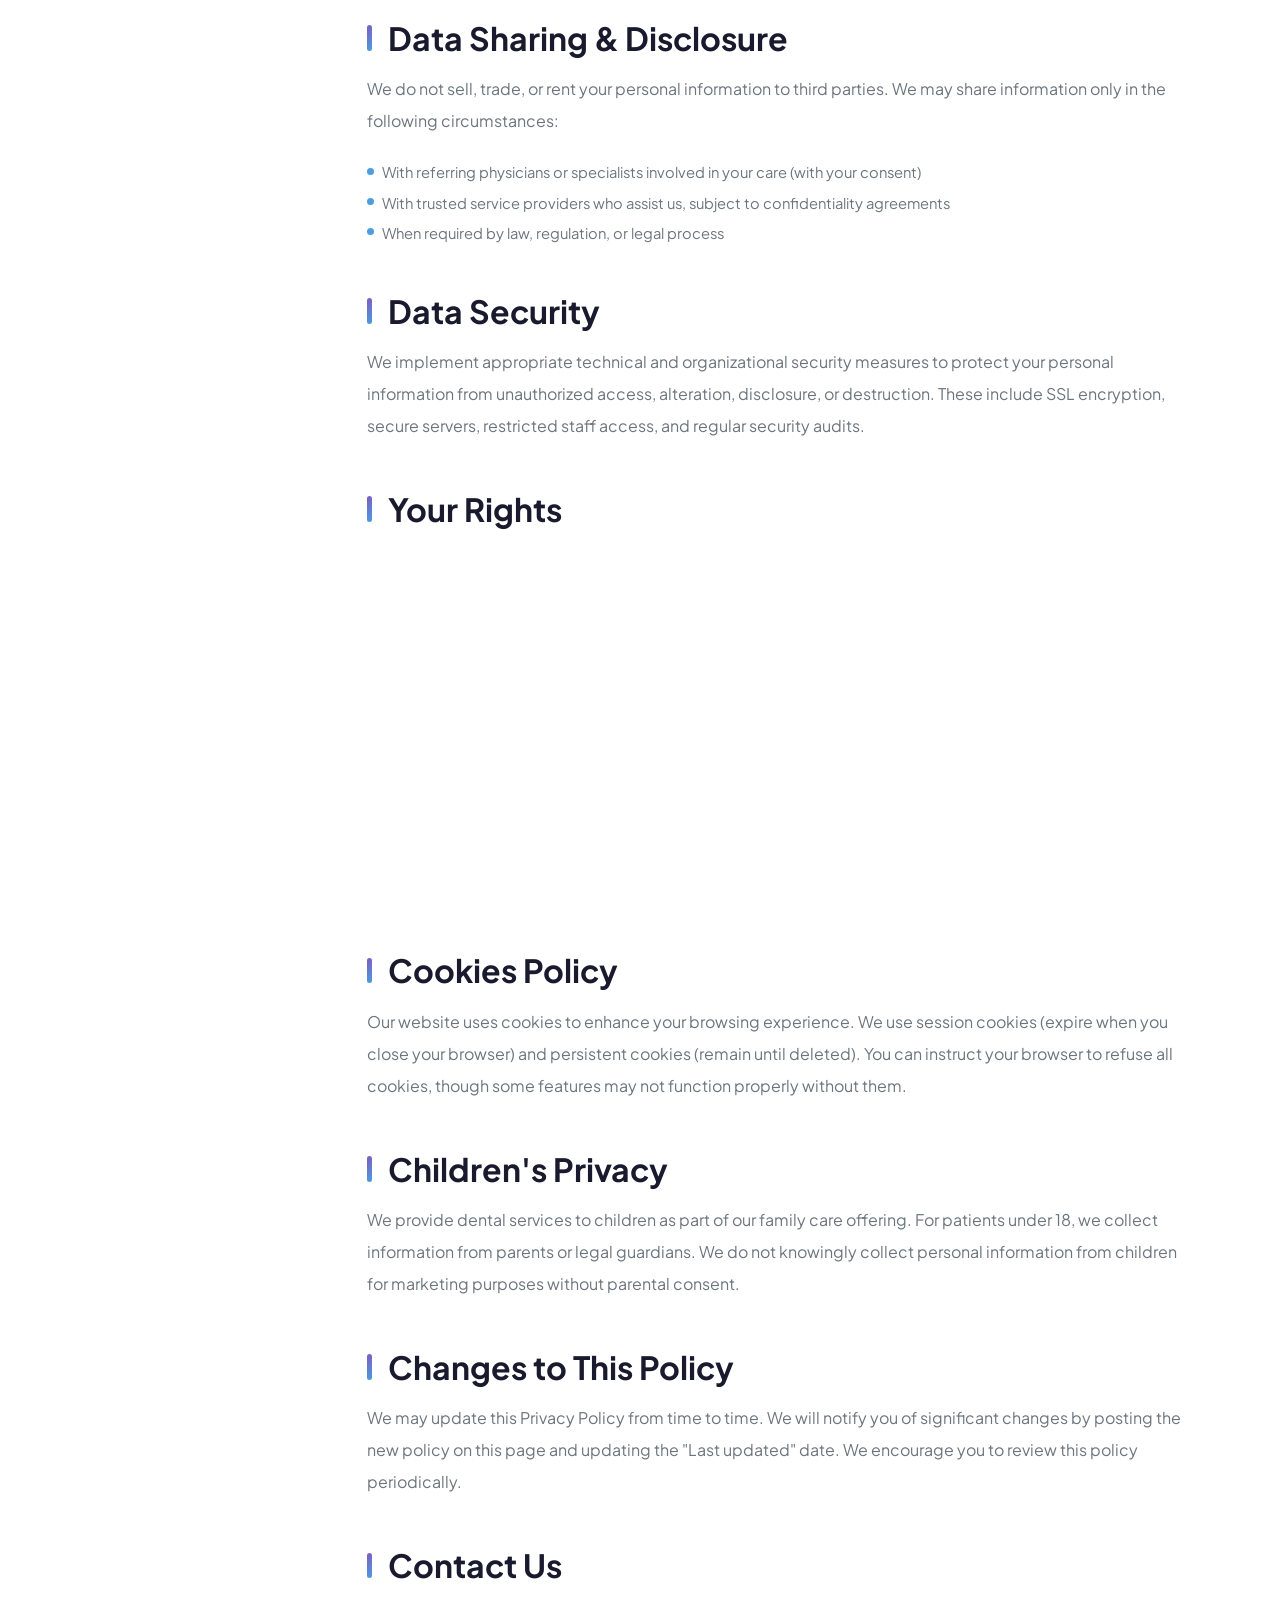
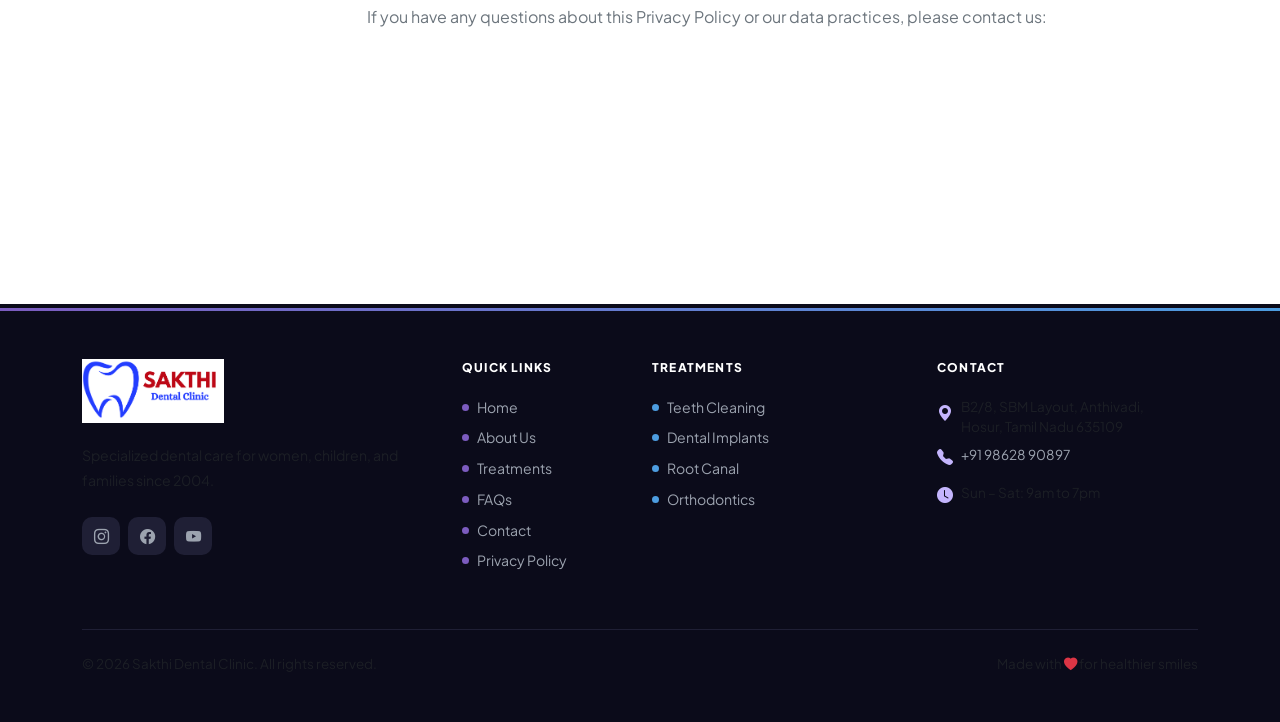
<file: sakthi-dental-clinic/privacy-policy.html>
<!DOCTYPE html>
<html lang="en">
<head>
  <meta charset="UTF-8" /><meta name="viewport" content="width=device-width, initial-scale=1.0" />
  <title>Privacy Policy — Sakthi Dental Clinic, Hosur</title>
  <meta name="description" content="Read the Privacy Policy of Sakthi Dental Clinic — how we collect, use, and protect your personal information." />
  <link rel="icon" type="image/png" href="image/SDC Logo.png" />
  <link rel="stylesheet" href="https://cdn.jsdelivr.net/npm/bootstrap@5.3.3/dist/css/bootstrap.min.css" />
  <link rel="stylesheet" href="https://cdn.jsdelivr.net/npm/bootstrap-icons@1.11.3/font/bootstrap-icons.min.css" />
  <link href="https://fonts.googleapis.com/css2?family=Plus+Jakarta+Sans:wght@300;400;500;600;700;800&display=swap" rel="stylesheet" />
  <link rel="stylesheet" href="css/style.css" />
</head>
<body>

<nav id="mainNav" class="navbar navbar-expand-lg fixed-top bg-transparent">
  <div class="container">
    <a class="navbar-brand" href="index.html">
      <img src="image/SDC Logo.png" alt="Sakthi Dental Clinic Logo" class="nav-logo-img" />
    </a>
    <button class="navbar-toggler" type="button" data-bs-toggle="collapse" data-bs-target="#navbarNav">
      <i class="bi bi-list" style="font-size:1.5rem;color:#374151"></i>
    </button>
    <div class="collapse navbar-collapse" id="navbarNav">
      <ul class="navbar-nav ms-auto align-items-lg-center gap-lg-1 py-3 py-lg-0">
        <li class="nav-item"><a class="nav-link" href="index.html">Home</a></li>
        <li class="nav-item"><a class="nav-link" href="about.html">About</a></li>
        <li class="nav-item"><a class="nav-link" href="treatments.html">Treatments</a></li>
        <li class="nav-item"><a class="nav-link" href="faq.html">FAQs</a></li>
        <li class="nav-item"><a class="nav-link" href="contact.html">Contact</a></li>
        <li class="nav-item ms-lg-2"><a class="btn-brand" href="contact.html" style="font-size:.85rem;padding:.6rem 1.4rem"><i class="bi bi-calendar-heart"></i> Fix an Appointment</a></li>
      </ul>
    </div>
  </div>
</nav>

<section class="bg-hero text-center" style="padding:120px 0 60px">
  <div class="container reveal">
    <span class="section-badge mb-4 d-inline-flex">Legal</span>
    <h1 class="display-5 fw-bold mb-3">Privacy <span class="gradient-text">Policy</span></h1>
    <p class="text-secondary">Last updated: 29 May 2026</p>
  </div>
</section>

<section class="section-py bg-white">
  <div class="container">
    <div class="row">
      <div class="col-lg-3 d-none d-lg-block">
        <div class="sticky-top" style="top:88px">
          <div class="glass-purple rounded-3 p-4">
            <p class="fw-bold text-muted text-uppercase mb-3" style="font-size:.72rem;letter-spacing:.1em">Contents</p>
            <nav class="d-flex flex-column gap-1">
              <a href="#introduction" class="toc-item active">Introduction</a>
              <a href="#info-collect" class="toc-item">Information We Collect</a>
              <a href="#how-we-use" class="toc-item">How We Use It</a>
              <a href="#data-sharing" class="toc-item">Data Sharing</a>
              <a href="#data-security" class="toc-item">Data Security</a>
              <a href="#your-rights" class="toc-item">Your Rights</a>
              <a href="#cookies" class="toc-item">Cookies</a>
              <a href="#children" class="toc-item">Children's Privacy</a>
              <a href="#changes" class="toc-item">Changes</a>
              <a href="#pp-contact" class="toc-item">Contact Us</a>
            </nav>
          </div>
        </div>
      </div>
      <div class="col-lg-9">
        <div class="d-flex flex-column gap-5">
          <section id="introduction" class="pp-section reveal">
            <h2 class="fw-bold mb-3 d-flex align-items-center gap-3"><span style="width:5px;height:1.6rem;background:var(--gradient-brand);border-radius:3px;display:inline-block"></span>Introduction</h2>
            <p class="text-secondary lh-lg">Sakthi Dental Clinic ("we," "our," or "us") is committed to protecting your personal information and your right to privacy. This Privacy Policy explains how we collect, use, disclose, and safeguard your information when you visit our website or use our services.</p>
            <p class="text-secondary lh-lg mb-0">Please read this policy carefully. By accessing or using our services, you agree to the collection and use of information in accordance with this policy.</p>
          </section>
          <section id="info-collect" class="pp-section reveal">
            <h2 class="fw-bold mb-3 d-flex align-items-center gap-3"><span style="width:5px;height:1.6rem;background:var(--gradient-brand);border-radius:3px;display:inline-block"></span>Information We Collect</h2>
            <p class="text-secondary lh-lg mb-4">We may collect the following types of information:</p>
            <div class="d-flex flex-column gap-3">
              <div class="glass-purple rounded-3 p-4"><h6 class="fw-bold mb-1">Personal Identification Information</h6><p class="text-secondary mb-0" style="font-size:.9rem">Name, email address, phone number, and other contact details you provide when booking an appointment or contacting us.</p></div>
              <div class="glass-purple rounded-3 p-4"><h6 class="fw-bold mb-1">Health Information</h6><p class="text-secondary mb-0" style="font-size:.9rem">Medical and dental history, treatment records, X-rays, and other health-related data necessary for providing dental care. This data is handled with strict confidentiality.</p></div>
              <div class="glass-purple rounded-3 p-4"><h6 class="fw-bold mb-1">Usage Data</h6><p class="text-secondary mb-0" style="font-size:.9rem">Information about how you use our website, including IP address, browser type, pages visited, and time spent on pages.</p></div>
              <div class="glass-purple rounded-3 p-4"><h6 class="fw-bold mb-1">Communications</h6><p class="text-secondary mb-0" style="font-size:.9rem">Messages, emails, or other communications you send to us.</p></div>
            </div>
          </section>
          <section id="how-we-use" class="pp-section reveal">
            <h2 class="fw-bold mb-3 d-flex align-items-center gap-3"><span style="width:5px;height:1.6rem;background:var(--gradient-brand);border-radius:3px;display:inline-block"></span>How We Use Your Information</h2>
            <ul class="d-flex flex-column gap-2 mb-0 ps-0" style="list-style:none">
              <li class="d-flex gap-2 align-items-start text-secondary" style="font-size:.92rem"><span style="width:7px;height:7px;border-radius:50%;background:#7c5cbf;flex-shrink:0;margin-top:.42rem"></span>To provide, operate, and maintain our dental services</li>
              <li class="d-flex gap-2 align-items-start text-secondary" style="font-size:.92rem"><span style="width:7px;height:7px;border-radius:50%;background:#7c5cbf;flex-shrink:0;margin-top:.42rem"></span>To schedule and manage appointments</li>
              <li class="d-flex gap-2 align-items-start text-secondary" style="font-size:.92rem"><span style="width:7px;height:7px;border-radius:50%;background:#7c5cbf;flex-shrink:0;margin-top:.42rem"></span>To communicate about treatments, follow-ups, and health tips</li>
              <li class="d-flex gap-2 align-items-start text-secondary" style="font-size:.92rem"><span style="width:7px;height:7px;border-radius:50%;background:#7c5cbf;flex-shrink:0;margin-top:.42rem"></span>To improve our website and services based on feedback</li>
              <li class="d-flex gap-2 align-items-start text-secondary" style="font-size:.92rem"><span style="width:7px;height:7px;border-radius:50%;background:#7c5cbf;flex-shrink:0;margin-top:.42rem"></span>To comply with legal obligations and protect patient rights</li>
            </ul>
          </section>
          <section id="data-sharing" class="pp-section reveal">
            <h2 class="fw-bold mb-3 d-flex align-items-center gap-3"><span style="width:5px;height:1.6rem;background:var(--gradient-brand);border-radius:3px;display:inline-block"></span>Data Sharing &amp; Disclosure</h2>
            <p class="text-secondary lh-lg mb-4">We do not sell, trade, or rent your personal information to third parties. We may share information only in the following circumstances:</p>
            <ul class="d-flex flex-column gap-2 mb-0 ps-0" style="list-style:none">
              <li class="d-flex gap-2 align-items-start text-secondary" style="font-size:.92rem"><span style="width:7px;height:7px;border-radius:50%;background:#4d9de0;flex-shrink:0;margin-top:.42rem"></span>With referring physicians or specialists involved in your care (with your consent)</li>
              <li class="d-flex gap-2 align-items-start text-secondary" style="font-size:.92rem"><span style="width:7px;height:7px;border-radius:50%;background:#4d9de0;flex-shrink:0;margin-top:.42rem"></span>With trusted service providers who assist us, subject to confidentiality agreements</li>
              <li class="d-flex gap-2 align-items-start text-secondary" style="font-size:.92rem"><span style="width:7px;height:7px;border-radius:50%;background:#4d9de0;flex-shrink:0;margin-top:.42rem"></span>When required by law, regulation, or legal process</li>
            </ul>
          </section>
          <section id="data-security" class="pp-section reveal">
            <h2 class="fw-bold mb-3 d-flex align-items-center gap-3"><span style="width:5px;height:1.6rem;background:var(--gradient-brand);border-radius:3px;display:inline-block"></span>Data Security</h2>
            <p class="text-secondary lh-lg mb-0">We implement appropriate technical and organizational security measures to protect your personal information from unauthorized access, alteration, disclosure, or destruction. These include SSL encryption, secure servers, restricted staff access, and regular security audits.</p>
          </section>
          <section id="your-rights" class="pp-section reveal">
            <h2 class="fw-bold mb-3 d-flex align-items-center gap-3"><span style="width:5px;height:1.6rem;background:var(--gradient-brand);border-radius:3px;display:inline-block"></span>Your Rights</h2>
            <div class="row g-3">
              <div class="col-sm-6"><div class="glass rounded-3 p-4"><div class="mb-2" style="font-size:1.8rem">📋</div><div class="fw-bold mb-1">Access</div><p class="text-secondary mb-0" style="font-size:.88rem">Request a copy of the personal data we hold about you.</p></div></div>
              <div class="col-sm-6"><div class="glass rounded-3 p-4"><div class="mb-2" style="font-size:1.8rem">✏️</div><div class="fw-bold mb-1">Correction</div><p class="text-secondary mb-0" style="font-size:.88rem">Request correction of inaccurate or incomplete data.</p></div></div>
              <div class="col-sm-6"><div class="glass rounded-3 p-4"><div class="mb-2" style="font-size:1.8rem">🗑️</div><div class="fw-bold mb-1">Deletion</div><p class="text-secondary mb-0" style="font-size:.88rem">Request deletion of your personal data (subject to legal requirements).</p></div></div>
              <div class="col-sm-6"><div class="glass rounded-3 p-4"><div class="mb-2" style="font-size:1.8rem">🚫</div><div class="fw-bold mb-1">Objection</div><p class="text-secondary mb-0" style="font-size:.88rem">Object to the processing of your data for certain purposes.</p></div></div>
            </div>
          </section>
          <section id="cookies" class="pp-section reveal">
            <h2 class="fw-bold mb-3 d-flex align-items-center gap-3"><span style="width:5px;height:1.6rem;background:var(--gradient-brand);border-radius:3px;display:inline-block"></span>Cookies Policy</h2>
            <p class="text-secondary lh-lg mb-0">Our website uses cookies to enhance your browsing experience. We use session cookies (expire when you close your browser) and persistent cookies (remain until deleted). You can instruct your browser to refuse all cookies, though some features may not function properly without them.</p>
          </section>
          <section id="children" class="pp-section reveal">
            <h2 class="fw-bold mb-3 d-flex align-items-center gap-3"><span style="width:5px;height:1.6rem;background:var(--gradient-brand);border-radius:3px;display:inline-block"></span>Children's Privacy</h2>
            <p class="text-secondary lh-lg mb-0">We provide dental services to children as part of our family care offering. For patients under 18, we collect information from parents or legal guardians. We do not knowingly collect personal information from children for marketing purposes without parental consent.</p>
          </section>
          <section id="changes" class="pp-section reveal">
            <h2 class="fw-bold mb-3 d-flex align-items-center gap-3"><span style="width:5px;height:1.6rem;background:var(--gradient-brand);border-radius:3px;display:inline-block"></span>Changes to This Policy</h2>
            <p class="text-secondary lh-lg mb-0">We may update this Privacy Policy from time to time. We will notify you of significant changes by posting the new policy on this page and updating the "Last updated" date. We encourage you to review this policy periodically.</p>
          </section>
          <section id="pp-contact" class="pp-section reveal">
            <h2 class="fw-bold mb-3 d-flex align-items-center gap-3"><span style="width:5px;height:1.6rem;background:var(--gradient-brand);border-radius:3px;display:inline-block"></span>Contact Us</h2>
            <p class="text-secondary lh-lg mb-4">If you have any questions about this Privacy Policy or our data practices, please contact us:</p>
            <div class="glass rounded-3 p-4">
              <p class="fw-bold text-dark mb-1">Sakthi Dental Clinic</p>
              <p class="text-secondary mb-1" style="font-size:.9rem">B2/8, SBM Layout, Anthivadi, Hosur, Tamil Nadu 635109, India</p>
              <p class="text-secondary mb-1" style="font-size:.9rem">📧 <a href="mailto:info@sakthidentalclinic.in" class="text-secondary">info@sakthidentalclinic.in</a></p>
              <p class="text-secondary mb-0" style="font-size:.9rem">📞 <a href="tel:+919862890897" class="text-secondary">+91 9862890897</a></p>
            </div>
          </section>
        </div>
      </div>
    </div>
  </div>
</section>

<footer id="footer" class="pt-1">
  <div style="height:3px;background:linear-gradient(135deg,#7c5cbf,#4d9de0)"></div>
  <div class="container py-5">
    <div class="row gy-5">
      <div class="col-lg-4"><a href="index.html"><img src="image/SDC Logo.png" alt="Sakthi Dental Clinic" style="height:64px;object-fit:contain;margin-bottom:1.25rem;display:block" /></a><p class="text-muted mb-4" style="font-size:.88rem;line-height:1.8">Specialized dental care for women, children, and families since 2004.</p><div class="d-flex gap-2"><a href="https://instagram.com" target="_blank" class="social-btn instagram" aria-label="Instagram"><i class="bi bi-instagram"></i></a><a href="https://facebook.com" target="_blank" class="social-btn facebook" aria-label="Facebook"><i class="bi bi-facebook"></i></a><a href="https://youtube.com" target="_blank" class="social-btn youtube" aria-label="YouTube"><i class="bi bi-youtube"></i></a></div></div>
      <div class="col-sm-6 col-lg-2"><div class="footer-heading">Quick Links</div><a href="index.html" class="footer-link"><span class="footer-dot"></span>Home</a><a href="about.html" class="footer-link"><span class="footer-dot"></span>About Us</a><a href="treatments.html" class="footer-link"><span class="footer-dot"></span>Treatments</a><a href="faq.html" class="footer-link"><span class="footer-dot"></span>FAQs</a><a href="contact.html" class="footer-link"><span class="footer-dot"></span>Contact</a><a href="privacy-policy.html" class="footer-link"><span class="footer-dot"></span>Privacy Policy</a></div>
      <div class="col-sm-6 col-lg-3"><div class="footer-heading">Treatments</div><a href="treatments.html" class="footer-link"><span class="footer-dot footer-dot-blue"></span>Teeth Cleaning</a><a href="treatments.html" class="footer-link"><span class="footer-dot footer-dot-blue"></span>Dental Implants</a><a href="treatments.html" class="footer-link"><span class="footer-dot footer-dot-blue"></span>Root Canal</a><a href="treatments.html" class="footer-link"><span class="footer-dot footer-dot-blue"></span>Orthodontics</a></div>
      <div class="col-lg-3"><div class="footer-heading">Contact</div><div class="d-flex gap-2 mb-2 align-items-start"><i class="bi bi-geo-alt-fill mt-1" style="color:#c4b5fd;flex-shrink:0"></i><span class="text-muted" style="font-size:.85rem">B2/8, SBM Layout, Anthivadi,<br>Hosur, Tamil Nadu 635109</span></div><div class="d-flex gap-2 mb-2"><i class="bi bi-telephone-fill" style="color:#c4b5fd"></i><a href="tel:+919862890897" class="footer-link p-0" style="font-size:.85rem">+91 98628 90897</a></div><div class="d-flex gap-2"><i class="bi bi-clock-fill" style="color:#c4b5fd"></i><span class="text-muted" style="font-size:.85rem">Sun – Sat: 9am to 7pm</span></div></div>
    </div>
    <div class="mt-5 pt-4 border-top d-flex flex-column flex-sm-row justify-content-between align-items-center gap-3" style="border-color:#1f1f35!important">
      <p class="text-muted mb-0" style="font-size:.84rem">© 2026 Sakthi Dental Clinic. All rights reserved.</p>
      <p class="text-muted mb-0" style="font-size:.84rem">Made with <i class="bi bi-heart-fill text-danger"></i> for healthier smiles</p>
    </div>
  </div>
</footer>

<a href="https://wa.me/919862890897" target="_blank" class="whatsapp-fab" aria-label="WhatsApp"><svg width="30" height="30" viewBox="0 0 24 24" fill="white"><path d="M17.472 14.382c-.297-.149-1.758-.867-2.03-.967-.273-.099-.471-.148-.67.15-.197.297-.767.966-.94 1.164-.173.199-.347.223-.644.075-.297-.15-1.255-.463-2.39-1.475-.883-.788-1.48-1.761-1.653-2.059-.173-.297-.018-.458.13-.606.134-.133.298-.347.446-.52.149-.174.198-.298.298-.497.099-.198.05-.371-.025-.52-.075-.149-.669-1.612-.916-2.207-.242-.579-.487-.5-.669-.51-.173-.008-.371-.01-.57-.01-.198 0-.52.074-.792.372-.272.297-1.04 1.016-1.04 2.479 0 1.462 1.065 2.875 1.213 3.074.149.198 2.096 3.2 5.077 4.487.709.306 1.262.489 1.694.625.712.227 1.36.195 1.871.118.571-.085 1.758-.719 2.006-1.413.248-.694.248-1.289.173-1.413-.074-.124-.272-.198-.57-.347m-5.421 7.403h-.004a9.87 9.87 0 01-5.031-1.378l-.361-.214-3.741.982.998-3.648-.235-.374a9.86 9.86 0 01-1.51-5.26c.001-5.45 4.436-9.884 9.888-9.884 2.64 0 5.122 1.03 6.988 2.898a9.825 9.825 0 012.893 6.994c-.003 5.45-4.437 9.884-9.885 9.884m8.413-18.297A11.815 11.815 0 0012.05 0C5.495 0 .16 5.335.157 11.892c0 2.096.547 4.142 1.588 5.945L.057 24l6.305-1.654a11.882 11.882 0 005.683 1.448h.005c6.554 0 11.89-5.335 11.893-11.893a11.821 11.821 0 00-3.48-8.413z"/></svg></a>
<script src="https://cdn.jsdelivr.net/npm/bootstrap@5.3.3/dist/js/bootstrap.bundle.min.js"></script>
<script src="js/main.js"></script>
</body>
</html>
</file>
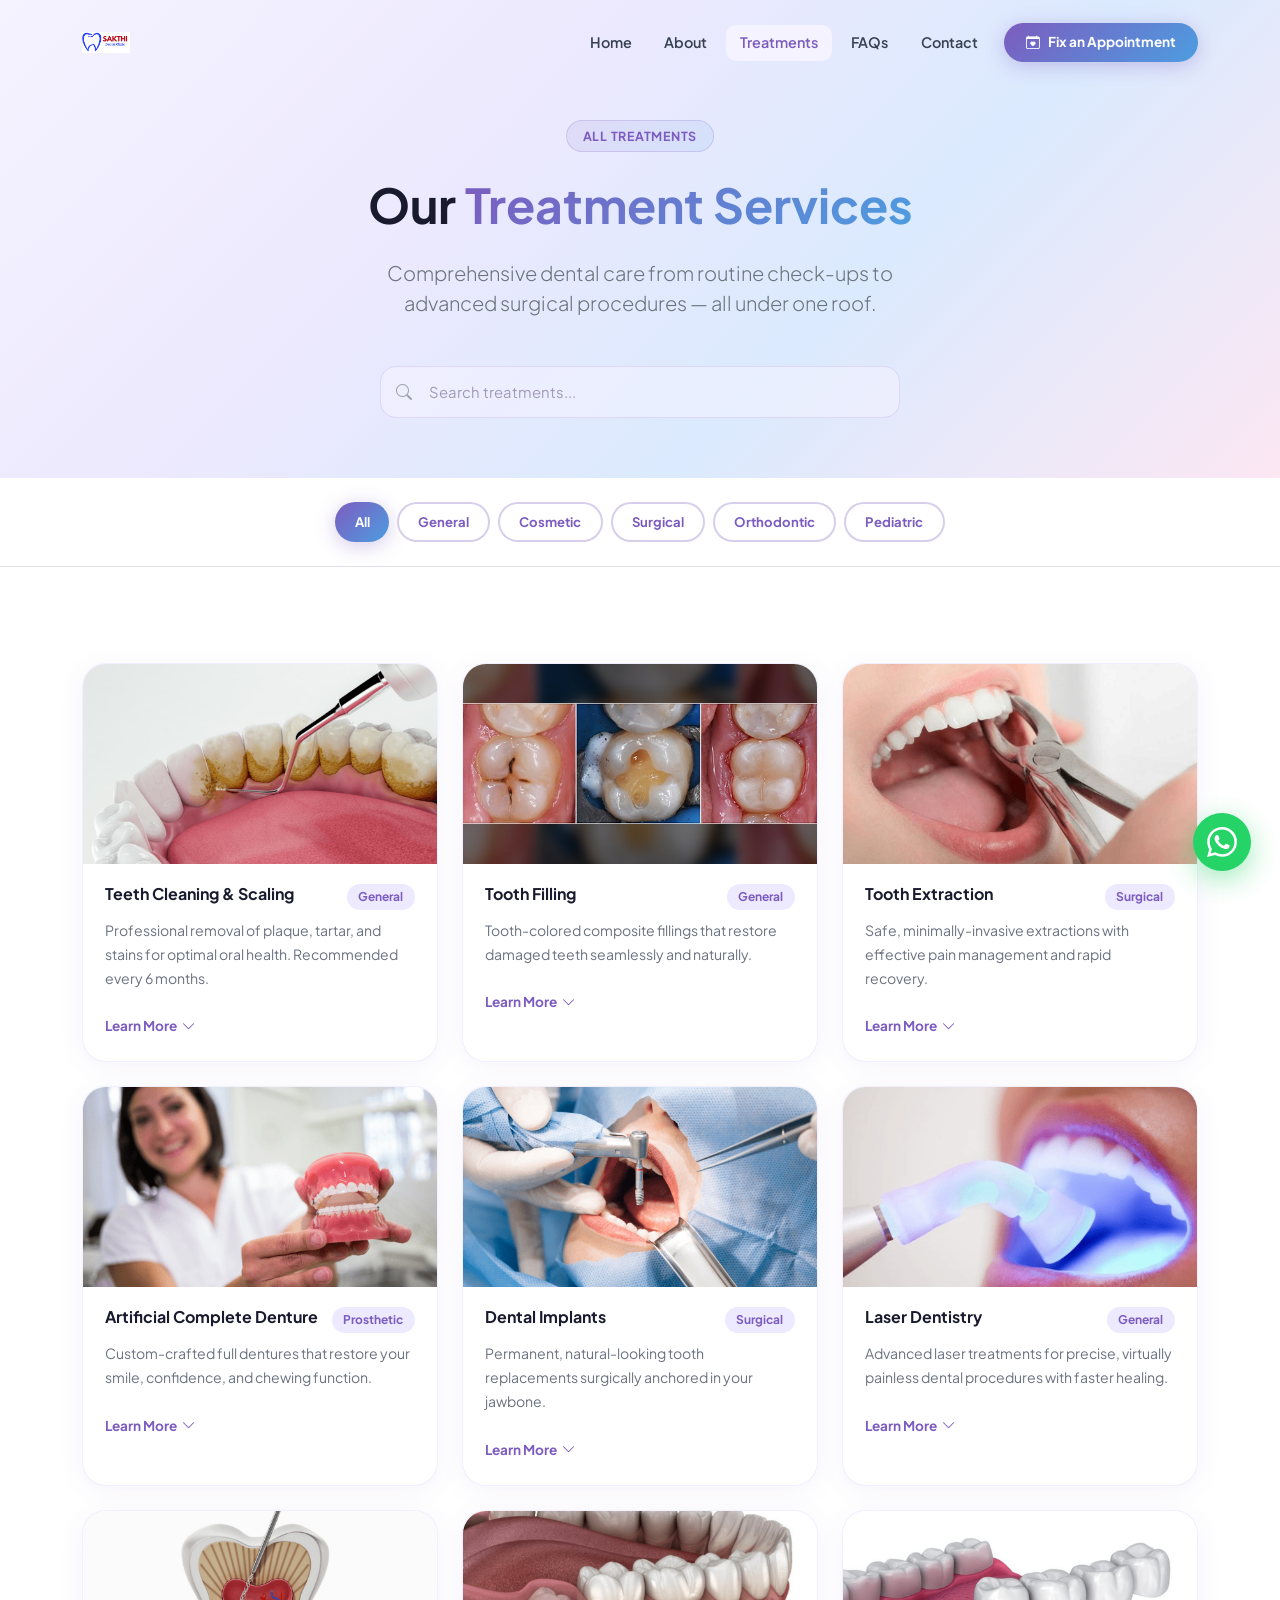
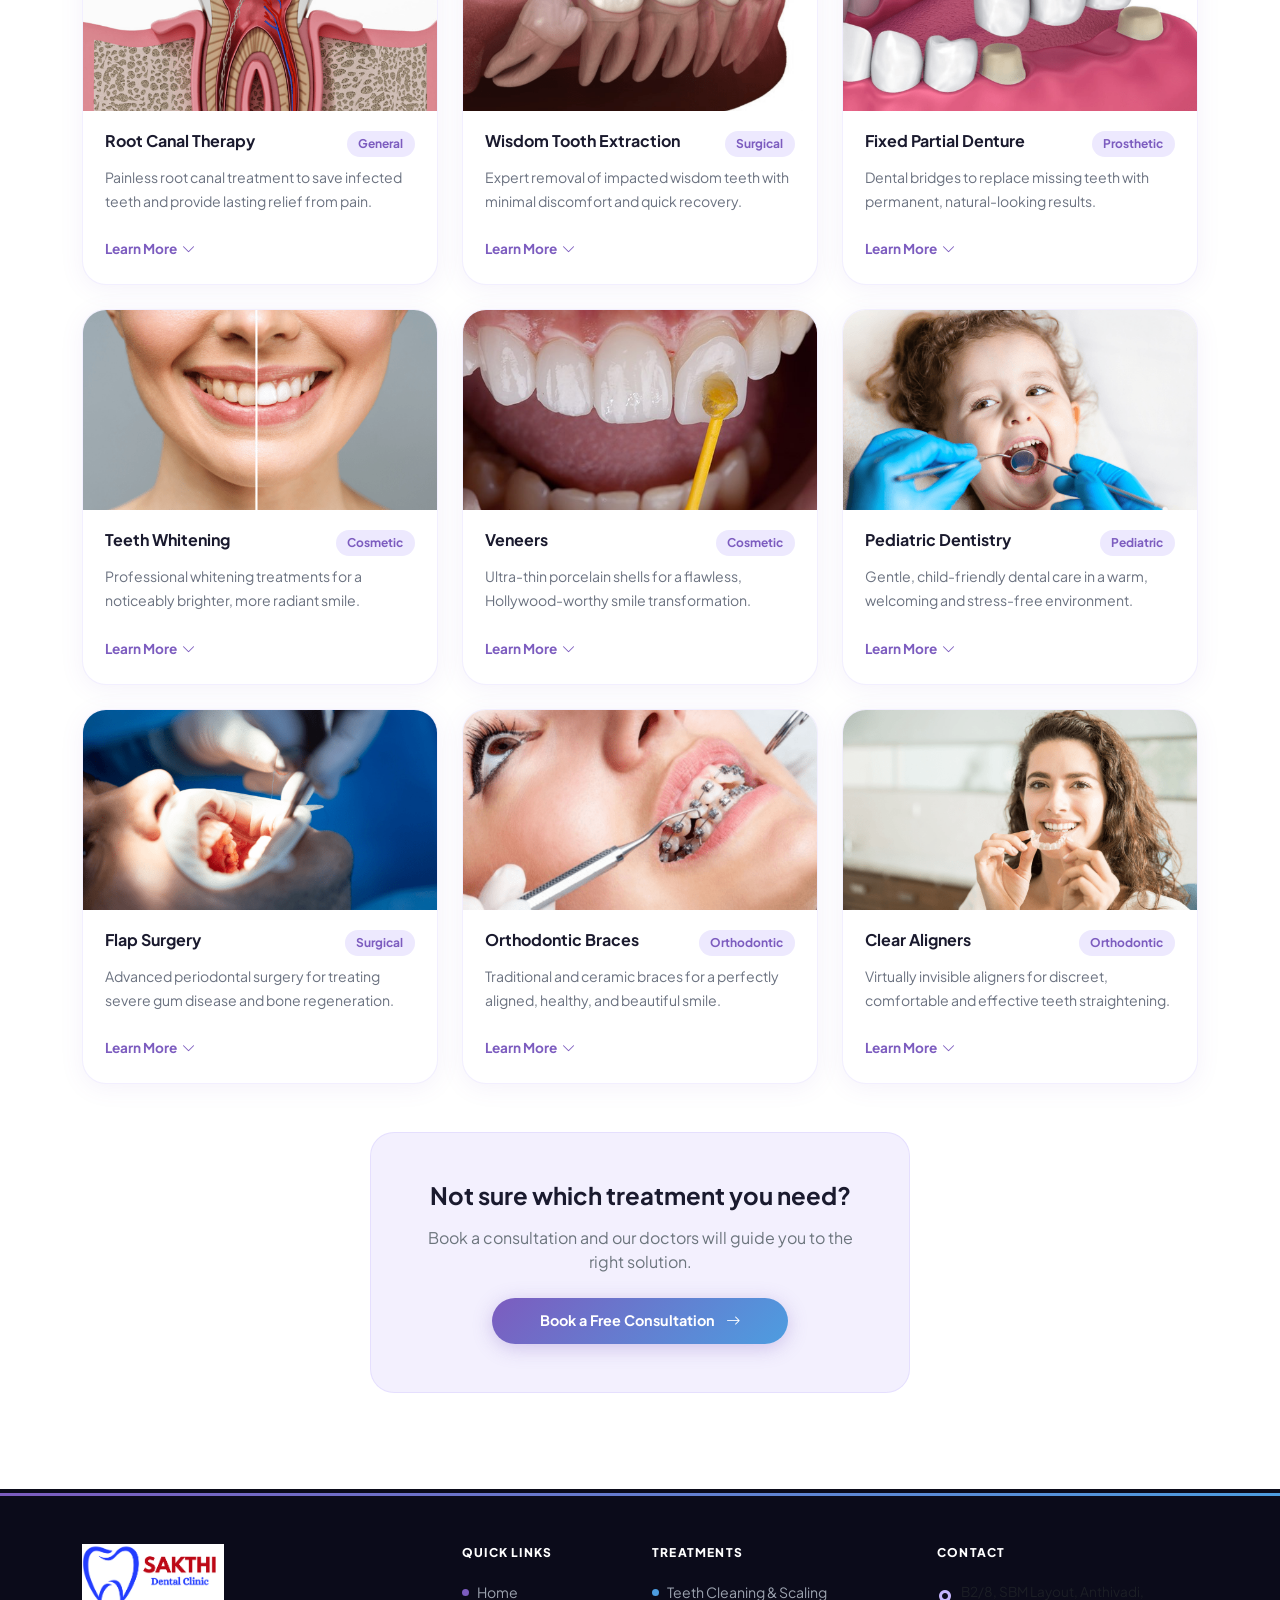
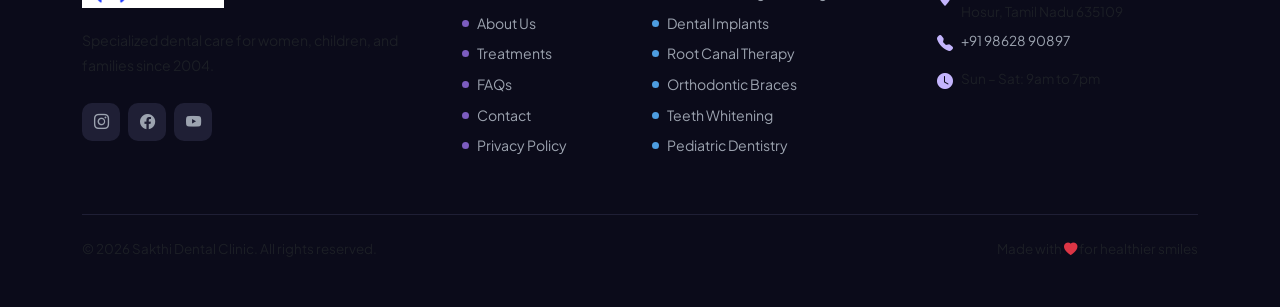
<file: sakthi-dental-clinic/treatments.html>
<!DOCTYPE html>
<html lang="en">
<head>
  <meta charset="UTF-8" /><meta name="viewport" content="width=device-width, initial-scale=1.0" />
  <title>Treatments — Sakthi Dental Clinic, Hosur</title>
  <meta name="description" content="Explore all 15 dental treatments at Sakthi Dental Clinic — from cleaning and fillings to implants, braces, and pediatric dentistry in Hosur." />
  <link rel="icon" type="image/png" href="image/SDC Logo.png" />
  <link rel="stylesheet" href="https://cdn.jsdelivr.net/npm/bootstrap@5.3.3/dist/css/bootstrap.min.css" />
  <link rel="stylesheet" href="https://cdn.jsdelivr.net/npm/bootstrap-icons@1.11.3/font/bootstrap-icons.min.css" />
  <link href="https://fonts.googleapis.com/css2?family=Plus+Jakarta+Sans:wght@300;400;500;600;700;800&display=swap" rel="stylesheet" />
  <link rel="stylesheet" href="css/style.css" />
</head>
<body>

<nav id="mainNav" class="navbar navbar-expand-lg fixed-top bg-transparent">
  <div class="container">
    <a class="navbar-brand" href="index.html">
      <img src="image/SDC Logo.png" alt="Sakthi Dental Clinic Logo" class="nav-logo-img" />
    </a>
    <button class="navbar-toggler" type="button" data-bs-toggle="collapse" data-bs-target="#navbarNav">
      <i class="bi bi-list" style="font-size:1.5rem;color:#374151"></i>
    </button>
    <div class="collapse navbar-collapse" id="navbarNav">
      <ul class="navbar-nav ms-auto align-items-lg-center gap-lg-1 py-3 py-lg-0">
        <li class="nav-item"><a class="nav-link" href="index.html">Home</a></li>
        <li class="nav-item"><a class="nav-link" href="about.html">About</a></li>
        <li class="nav-item"><a class="nav-link" href="treatments.html">Treatments</a></li>
        <li class="nav-item"><a class="nav-link" href="faq.html">FAQs</a></li>
        <li class="nav-item"><a class="nav-link" href="contact.html">Contact</a></li>
        <li class="nav-item ms-lg-2"><a class="btn-brand" href="contact.html" style="font-size:.85rem;padding:.6rem 1.4rem"><i class="bi bi-calendar-heart"></i> Fix an Appointment</a></li>
      </ul>
    </div>
  </div>
</nav>

<!-- HERO -->
<section class="bg-hero text-center" style="padding:120px 0 60px">
  <div class="container reveal">
    <span class="section-badge mb-4 d-inline-flex">All Treatments</span>
    <h1 class="display-5 fw-bold mb-4">Our <span class="gradient-text">Treatment Services</span></h1>
    <p class="lead text-secondary mx-auto mb-5" style="max-width:560px">Comprehensive dental care from routine check-ups to advanced surgical procedures — all under one roof.</p>
    <div class="mx-auto" style="max-width:520px;position:relative">
      <i class="bi bi-search" style="position:absolute;left:1rem;top:50%;transform:translateY(-50%);color:#9ca3af;z-index:1"></i>
      <input type="search" id="treatmentSearch" class="form-control-custom ps-5" placeholder="Search treatments..." />
    </div>
  </div>
</section>

<!-- FILTERS -->
<section class="py-4 bg-white border-bottom">
  <div class="container">
    <div class="d-flex flex-wrap justify-content-center gap-2 reveal">
      <button class="btn-brand filter-btn" data-filter="all" style="font-size:.82rem;padding:.5rem 1.2rem">All</button>
      <button class="btn-outline-brand filter-btn" data-filter="General" style="font-size:.82rem;padding:.5rem 1.2rem">General</button>
      <button class="btn-outline-brand filter-btn" data-filter="Cosmetic" style="font-size:.82rem;padding:.5rem 1.2rem">Cosmetic</button>
      <button class="btn-outline-brand filter-btn" data-filter="Surgical" style="font-size:.82rem;padding:.5rem 1.2rem">Surgical</button>
      <button class="btn-outline-brand filter-btn" data-filter="Orthodontic" style="font-size:.82rem;padding:.5rem 1.2rem">Orthodontic</button>
      <button class="btn-outline-brand filter-btn" data-filter="Pediatric" style="font-size:.82rem;padding:.5rem 1.2rem">Pediatric</button>
    </div>
  </div>
</section>

<!-- TREATMENT CARDS -->
<section class="section-py bg-white">
  <div class="container">
    <div class="row g-4" id="treatmentsGrid">

      <div class="col-sm-6 col-lg-4 treatment-img-wrap-col reveal reveal-delay-1">
        <div class="treatment-img-card" data-title="Teeth Cleaning & Scaling" data-category="General" data-desc="Professional removal of plaque, tartar, and stains for optimal oral health.">
          <div class="treatment-img-wrap">
            <img src="image/Sakthi Dental Clinic/Treatments/Teeth Cleaning.png" alt="Professional Teeth Cleaning and Scaling at Sakthi Dental Clinic Hosur" loading="lazy" />
          </div>
          <div class="treatment-img-body">
            <div class="d-flex align-items-start justify-content-between gap-2 mb-2">
              <h5>Teeth Cleaning &amp; Scaling</h5>
              <span class="treatment-tag flex-shrink-0">General</span>
            </div>
            <p>Professional removal of plaque, tartar, and stains for optimal oral health. Recommended every 6 months.</p>
            <div class="treatment-img-detail">Our hygienists use ultrasonic scalers and hand instruments to thoroughly clean above and below the gumline. Prevents gum disease, cavities, and bad breath.</div>
            <button class="learn-more-btn img-expand-btn">Learn More <i class="bi bi-chevron-down"></i></button>
          </div>
        </div>
      </div>

      <div class="col-sm-6 col-lg-4 treatment-img-wrap-col reveal reveal-delay-2">
        <div class="treatment-img-card" data-title="Tooth Filling" data-category="General" data-desc="Tooth-colored composite fillings that restore damaged teeth seamlessly.">
          <div class="treatment-img-wrap">
            <img src="image/Sakthi Dental Clinic/Treatments/Tooth-Filling.jpg" alt="Tooth Filling treatment at Sakthi Dental Clinic Hosur" loading="lazy" />
          </div>
          <div class="treatment-img-body">
            <div class="d-flex align-items-start justify-content-between gap-2 mb-2">
              <h5>Tooth Filling</h5>
              <span class="treatment-tag flex-shrink-0">General</span>
            </div>
            <p>Tooth-colored composite fillings that restore damaged teeth seamlessly and naturally.</p>
            <div class="treatment-img-detail">We use modern composite resin that matches your natural tooth color. Decay is removed, the cavity cleaned, and filled — restoring function and aesthetics without mercury amalgam.</div>
            <button class="learn-more-btn img-expand-btn">Learn More <i class="bi bi-chevron-down"></i></button>
          </div>
        </div>
      </div>

      <div class="col-sm-6 col-lg-4 treatment-img-wrap-col reveal reveal-delay-3">
        <div class="treatment-img-card" data-title="Tooth Extraction" data-category="Surgical" data-desc="Safe, minimally-invasive extractions with effective pain management.">
          <div class="treatment-img-wrap">
            <img src="image/Sakthi Dental Clinic/Treatments/Teeth Extraction.png" alt="Safe Tooth Extraction at Sakthi Dental Clinic Hosur" loading="lazy" />
          </div>
          <div class="treatment-img-body">
            <div class="d-flex align-items-start justify-content-between gap-2 mb-2">
              <h5>Tooth Extraction</h5>
              <span class="treatment-tag flex-shrink-0">Surgical</span>
            </div>
            <p>Safe, minimally-invasive extractions with effective pain management and rapid recovery.</p>
            <div class="treatment-img-detail">Our surgeons perform simple and surgical extractions with precision. Local anesthesia ensures a comfortable, safe experience with minimal downtime.</div>
            <button class="learn-more-btn img-expand-btn">Learn More <i class="bi bi-chevron-down"></i></button>
          </div>
        </div>
      </div>

      <div class="col-sm-6 col-lg-4 treatment-img-wrap-col reveal reveal-delay-1">
        <div class="treatment-img-card" data-title="Artificial Complete Denture" data-category="General" data-desc="Custom-crafted full dentures that restore your smile and chewing function.">
          <div class="treatment-img-wrap">
            <img src="image/Sakthi Dental Clinic/Treatments/Artificial Complete Denture.png" alt="Artificial Complete Denture at Sakthi Dental Clinic Hosur" loading="lazy" />
          </div>
          <div class="treatment-img-body">
            <div class="d-flex align-items-start justify-content-between gap-2 mb-2">
              <h5>Artificial Complete Denture</h5>
              <span class="treatment-tag flex-shrink-0">Prosthetic</span>
            </div>
            <p>Custom-crafted full dentures that restore your smile, confidence, and chewing function.</p>
            <div class="treatment-img-detail">Our prosthodontists craft precision dentures using high-quality materials. Detailed impressions and expert dental lab work create dentures that look natural and fit comfortably.</div>
            <button class="learn-more-btn img-expand-btn">Learn More <i class="bi bi-chevron-down"></i></button>
          </div>
        </div>
      </div>

      <div class="col-sm-6 col-lg-4 treatment-img-wrap-col reveal reveal-delay-2">
        <div class="treatment-img-card" data-title="Dental Implants" data-category="Surgical" data-desc="Permanent, natural-looking tooth replacements anchored in your jawbone.">
          <div class="treatment-img-wrap">
            <img src="image/Sakthi Dental Clinic/Treatments/Impants.png" alt="Dental Implants at Sakthi Dental Clinic Hosur" loading="lazy" />
          </div>
          <div class="treatment-img-body">
            <div class="d-flex align-items-start justify-content-between gap-2 mb-2">
              <h5>Dental Implants</h5>
              <span class="treatment-tag flex-shrink-0">Surgical</span>
            </div>
            <p>Permanent, natural-looking tooth replacements surgically anchored in your jawbone.</p>
            <div class="treatment-img-detail">Titanium posts surgically placed in the jawbone, topped with a crown. They look, feel, and function like natural teeth and with proper care can last a lifetime.</div>
            <button class="learn-more-btn img-expand-btn">Learn More <i class="bi bi-chevron-down"></i></button>
          </div>
        </div>
      </div>

      <div class="col-sm-6 col-lg-4 treatment-img-wrap-col reveal reveal-delay-3">
        <div class="treatment-img-card" data-title="Laser Dentistry" data-category="General" data-desc="Advanced laser treatments for precise, virtually painless dental procedures.">
          <div class="treatment-img-wrap">
            <img src="image/Sakthi Dental Clinic/Treatments/Laser-Surgery.png" alt="Laser Dentistry at Sakthi Dental Clinic Hosur" loading="lazy" />
          </div>
          <div class="treatment-img-body">
            <div class="d-flex align-items-start justify-content-between gap-2 mb-2">
              <h5>Laser Dentistry</h5>
              <span class="treatment-tag flex-shrink-0">General</span>
            </div>
            <p>Advanced laser treatments for precise, virtually painless dental procedures with faster healing.</p>
            <div class="treatment-img-detail">Dental lasers are used for gum reshaping, cavity detection, whitening, and more. Reduces bleeding, swelling, and recovery time compared to traditional methods.</div>
            <button class="learn-more-btn img-expand-btn">Learn More <i class="bi bi-chevron-down"></i></button>
          </div>
        </div>
      </div>

      <div class="col-sm-6 col-lg-4 treatment-img-wrap-col reveal reveal-delay-1">
        <div class="treatment-img-card" data-title="Root Canal Therapy" data-category="General" data-desc="Painless root canal treatment to save infected teeth and relieve pain.">
          <div class="treatment-img-wrap">
            <img src="image/Sakthi Dental Clinic/Treatments/Root Canal Treatment.png" alt="Root Canal Treatment at Sakthi Dental Clinic Hosur" loading="lazy" />
          </div>
          <div class="treatment-img-body">
            <div class="d-flex align-items-start justify-content-between gap-2 mb-2">
              <h5>Root Canal Therapy</h5>
              <span class="treatment-tag flex-shrink-0">General</span>
            </div>
            <p>Painless root canal treatment to save infected teeth and provide lasting relief from pain.</p>
            <div class="treatment-img-detail">We remove infected pulp, clean and shape the root canals, and seal them. A crown is placed afterward to protect the tooth. This saves your natural tooth from extraction.</div>
            <button class="learn-more-btn img-expand-btn">Learn More <i class="bi bi-chevron-down"></i></button>
          </div>
        </div>
      </div>

      <div class="col-sm-6 col-lg-4 treatment-img-wrap-col reveal reveal-delay-2">
        <div class="treatment-img-card" data-title="Wisdom Tooth Extraction" data-category="Surgical" data-desc="Expert removal of impacted wisdom teeth with minimal discomfort.">
          <div class="treatment-img-wrap">
            <img src="image/Sakthi Dental Clinic/Treatments/Wisdom Teeth Removal.png" alt="Wisdom Tooth Removal at Sakthi Dental Clinic Hosur" loading="lazy" />
          </div>
          <div class="treatment-img-body">
            <div class="d-flex align-items-start justify-content-between gap-2 mb-2">
              <h5>Wisdom Tooth Extraction</h5>
              <span class="treatment-tag flex-shrink-0">Surgical</span>
            </div>
            <p>Expert removal of impacted wisdom teeth with minimal discomfort and quick recovery.</p>
            <div class="treatment-img-detail">Impacted wisdom teeth cause pain, infection, and crowding. Our oral surgeons use digital X-rays to plan precise extractions for quick healing and minimal post-operative discomfort.</div>
            <button class="learn-more-btn img-expand-btn">Learn More <i class="bi bi-chevron-down"></i></button>
          </div>
        </div>
      </div>

      <div class="col-sm-6 col-lg-4 treatment-img-wrap-col reveal reveal-delay-3">
        <div class="treatment-img-card" data-title="Fixed Partial Denture" data-category="General" data-desc="Dental bridges to replace missing teeth permanently.">
          <div class="treatment-img-wrap">
            <img src="image/Sakthi Dental Clinic/Treatments/Fixed Partial Denture.png" alt="Fixed Partial Denture dental bridge at Sakthi Dental Clinic" loading="lazy" />
          </div>
          <div class="treatment-img-body">
            <div class="d-flex align-items-start justify-content-between gap-2 mb-2">
              <h5>Fixed Partial Denture</h5>
              <span class="treatment-tag flex-shrink-0">Prosthetic</span>
            </div>
            <p>Dental bridges to replace missing teeth with permanent, natural-looking results.</p>
            <div class="treatment-img-detail">A fixed partial denture (bridge) spans the gap of a missing tooth by anchoring to adjacent teeth. Restores appearance and function without the need for surgery or implants.</div>
            <button class="learn-more-btn img-expand-btn">Learn More <i class="bi bi-chevron-down"></i></button>
          </div>
        </div>
      </div>

      <div class="col-sm-6 col-lg-4 treatment-img-wrap-col reveal reveal-delay-1">
        <div class="treatment-img-card" data-title="Teeth Whitening" data-category="Cosmetic" data-desc="Professional whitening treatments for a noticeably brighter smile.">
          <div class="treatment-img-wrap">
            <img src="image/Sakthi Dental Clinic/Treatments/Bleaching.png" alt="Professional Teeth Whitening and Bleaching at Sakthi Dental Clinic" loading="lazy" />
          </div>
          <div class="treatment-img-body">
            <div class="d-flex align-items-start justify-content-between gap-2 mb-2">
              <h5>Teeth Whitening</h5>
              <span class="treatment-tag flex-shrink-0">Cosmetic</span>
            </div>
            <p>Professional whitening treatments for a noticeably brighter, more radiant smile.</p>
            <div class="treatment-img-detail">We offer in-office and take-home whitening options. Professional-grade bleaching agents safely lighten teeth by several shades for a radiant, confident smile that lasts 6–24 months.</div>
            <button class="learn-more-btn img-expand-btn">Learn More <i class="bi bi-chevron-down"></i></button>
          </div>
        </div>
      </div>

      <div class="col-sm-6 col-lg-4 treatment-img-wrap-col reveal reveal-delay-2">
        <div class="treatment-img-card" data-title="Veneers" data-category="Cosmetic" data-desc="Ultra-thin porcelain shells for a flawless, Hollywood-worthy smile.">
          <div class="treatment-img-wrap">
            <img src="image/Sakthi Dental Clinic/Treatments/Veneer Treatment.jpg" alt="Veneer Treatment at Sakthi Dental Clinic Hosur" loading="lazy" />
          </div>
          <div class="treatment-img-body">
            <div class="d-flex align-items-start justify-content-between gap-2 mb-2">
              <h5>Veneers</h5>
              <span class="treatment-tag flex-shrink-0">Cosmetic</span>
            </div>
            <p>Ultra-thin porcelain shells for a flawless, Hollywood-worthy smile transformation.</p>
            <div class="treatment-img-detail">Custom-made porcelain or composite shells bonded to the front surface of teeth. Correct chips, stains, gaps, and misalignment for a complete smile makeover with natural-looking results.</div>
            <button class="learn-more-btn img-expand-btn">Learn More <i class="bi bi-chevron-down"></i></button>
          </div>
        </div>
      </div>

      <div class="col-sm-6 col-lg-4 treatment-img-wrap-col reveal reveal-delay-3">
        <div class="treatment-img-card" data-title="Pediatric Dentistry" data-category="Pediatric" data-desc="Gentle, child-friendly dental care in a warm, welcoming environment.">
          <div class="treatment-img-wrap">
            <img src="image/Sakthi Dental Clinic/Treatments/Pediatric-dentistry.png" alt="Pediatric Dentistry for children at Sakthi Dental Clinic Hosur" loading="lazy" />
          </div>
          <div class="treatment-img-body">
            <div class="d-flex align-items-start justify-content-between gap-2 mb-2">
              <h5>Pediatric Dentistry</h5>
              <span class="treatment-tag flex-shrink-0">Pediatric</span>
            </div>
            <p>Gentle, child-friendly dental care in a warm, welcoming and stress-free environment.</p>
            <div class="treatment-img-detail">Our pediatric dentists specialize in caring for children from infancy through adolescence, creating a positive experience that builds healthy dental habits for life.</div>
            <button class="learn-more-btn img-expand-btn">Learn More <i class="bi bi-chevron-down"></i></button>
          </div>
        </div>
      </div>

      <div class="col-sm-6 col-lg-4 treatment-img-wrap-col reveal reveal-delay-1">
        <div class="treatment-img-card" data-title="Flap Surgery" data-category="Surgical" data-desc="Advanced periodontal surgery for treating severe gum disease.">
          <div class="treatment-img-wrap">
            <img src="image/Sakthi Dental Clinic/Treatments/Flap-surgery.png" alt="Flap Surgery periodontal treatment at Sakthi Dental Clinic Hosur" loading="lazy" />
          </div>
          <div class="treatment-img-body">
            <div class="d-flex align-items-start justify-content-between gap-2 mb-2">
              <h5>Flap Surgery</h5>
              <span class="treatment-tag flex-shrink-0">Surgical</span>
            </div>
            <p>Advanced periodontal surgery for treating severe gum disease and bone regeneration.</p>
            <div class="treatment-img-detail">Involves folding back gum tissue to remove tartar deposits and repair bone damage caused by advanced gum disease. Reduces pocket depth and promotes healthy gum regeneration.</div>
            <button class="learn-more-btn img-expand-btn">Learn More <i class="bi bi-chevron-down"></i></button>
          </div>
        </div>
      </div>

      <div class="col-sm-6 col-lg-4 treatment-img-wrap-col reveal reveal-delay-2">
        <div class="treatment-img-card" data-title="Orthodontic Braces" data-category="Orthodontic" data-desc="Traditional and ceramic braces for a perfectly aligned, beautiful smile.">
          <div class="treatment-img-wrap">
            <img src="image/Sakthi Dental Clinic/Treatments/Orthodonic-Treatment.png" alt="Orthodontic Braces treatment at Sakthi Dental Clinic Hosur" loading="lazy" />
          </div>
          <div class="treatment-img-body">
            <div class="d-flex align-items-start justify-content-between gap-2 mb-2">
              <h5>Orthodontic Braces</h5>
              <span class="treatment-tag flex-shrink-0">Orthodontic</span>
            </div>
            <p>Traditional and ceramic braces for a perfectly aligned, healthy, and beautiful smile.</p>
            <div class="treatment-img-detail">We offer metal, ceramic, and self-ligating braces. Our orthodontists create customized treatment plans to straighten teeth and correct bite issues for all ages. Typically 18–24 months.</div>
            <button class="learn-more-btn img-expand-btn">Learn More <i class="bi bi-chevron-down"></i></button>
          </div>
        </div>
      </div>

      <div class="col-sm-6 col-lg-4 treatment-img-wrap-col reveal reveal-delay-3">
        <div class="treatment-img-card" data-title="Clear Aligners" data-category="Orthodontic" data-desc="Virtually invisible aligners for discreet, comfortable teeth straightening.">
          <div class="treatment-img-wrap">
            <img src="image/Sakthi Dental Clinic/Treatments/Aligner.png" alt="Clear Aligners at Sakthi Dental Clinic Hosur" loading="lazy" />
          </div>
          <div class="treatment-img-body">
            <div class="d-flex align-items-start justify-content-between gap-2 mb-2">
              <h5>Clear Aligners</h5>
              <span class="treatment-tag flex-shrink-0">Orthodontic</span>
            </div>
            <p>Virtually invisible aligners for discreet, comfortable and effective teeth straightening.</p>
            <div class="treatment-img-detail">Removable, transparent trays that gradually straighten teeth. Nearly invisible, more comfortable than braces, and allow normal eating and cleaning. Ideal for mild to moderate cases.</div>
            <button class="learn-more-btn img-expand-btn">Learn More <i class="bi bi-chevron-down"></i></button>
          </div>
        </div>
      </div>

    </div>

    <div id="noResults" style="display:none" class="text-center py-5">
      <div style="font-size:4rem" class="mb-3">🔍</div>
      <h5 class="text-secondary">No treatments found for your search.</h5>
      <button class="btn-outline-brand mt-3" onclick="document.getElementById('treatmentSearch').value='';document.querySelector('.filter-btn[data-filter=all]').click()">
        Clear Filters
      </button>
    </div>

    <div class="text-center mt-5 reveal">
      <div class="glass-purple p-5 mx-auto" style="max-width:540px;border-radius:1.5rem">
        <h4 class="fw-bold mb-3">Not sure which treatment you need?</h4>
        <p class="text-secondary mb-4">Book a consultation and our doctors will guide you to the right solution.</p>
        <a href="contact.html" class="btn-brand px-5">Book a Free Consultation <i class="bi bi-arrow-right ms-1"></i></a>
      </div>
    </div>
  </div>
</section>

<footer id="footer" class="pt-1">
  <div style="height:3px;background:linear-gradient(135deg,#7c5cbf,#4d9de0)"></div>
  <div class="container py-5">
    <div class="row gy-5">
      <div class="col-lg-4"><a href="index.html"><img src="image/SDC Logo.png" alt="Sakthi Dental Clinic" style="height:64px;object-fit:contain;margin-bottom:1.25rem;display:block" /></a><p class="text-muted mb-4" style="font-size:.88rem;line-height:1.8">Specialized dental care for women, children, and families since 2004.</p><div class="d-flex gap-2"><a href="https://instagram.com" target="_blank" class="social-btn instagram" aria-label="Instagram"><i class="bi bi-instagram"></i></a><a href="https://facebook.com" target="_blank" class="social-btn facebook" aria-label="Facebook"><i class="bi bi-facebook"></i></a><a href="https://youtube.com" target="_blank" class="social-btn youtube" aria-label="YouTube"><i class="bi bi-youtube"></i></a></div></div>
      <div class="col-sm-6 col-lg-2"><div class="footer-heading">Quick Links</div><a href="index.html" class="footer-link"><span class="footer-dot"></span>Home</a><a href="about.html" class="footer-link"><span class="footer-dot"></span>About Us</a><a href="treatments.html" class="footer-link"><span class="footer-dot"></span>Treatments</a><a href="faq.html" class="footer-link"><span class="footer-dot"></span>FAQs</a><a href="contact.html" class="footer-link"><span class="footer-dot"></span>Contact</a><a href="privacy-policy.html" class="footer-link"><span class="footer-dot"></span>Privacy Policy</a></div>
      <div class="col-sm-6 col-lg-3"><div class="footer-heading">Treatments</div><a href="treatments.html" class="footer-link"><span class="footer-dot footer-dot-blue"></span>Teeth Cleaning &amp; Scaling</a><a href="treatments.html" class="footer-link"><span class="footer-dot footer-dot-blue"></span>Dental Implants</a><a href="treatments.html" class="footer-link"><span class="footer-dot footer-dot-blue"></span>Root Canal Therapy</a><a href="treatments.html" class="footer-link"><span class="footer-dot footer-dot-blue"></span>Orthodontic Braces</a><a href="treatments.html" class="footer-link"><span class="footer-dot footer-dot-blue"></span>Teeth Whitening</a><a href="treatments.html" class="footer-link"><span class="footer-dot footer-dot-blue"></span>Pediatric Dentistry</a></div>
      <div class="col-lg-3"><div class="footer-heading">Contact</div><div class="d-flex gap-2 mb-2 align-items-start"><i class="bi bi-geo-alt-fill mt-1" style="color:#c4b5fd;flex-shrink:0"></i><span class="text-muted" style="font-size:.85rem">B2/8, SBM Layout, Anthivadi,<br>Hosur, Tamil Nadu 635109</span></div><div class="d-flex gap-2 mb-2"><i class="bi bi-telephone-fill" style="color:#c4b5fd"></i><a href="tel:+919862890897" class="footer-link p-0" style="font-size:.85rem">+91 98628 90897</a></div><div class="d-flex gap-2"><i class="bi bi-clock-fill" style="color:#c4b5fd"></i><span class="text-muted" style="font-size:.85rem">Sun – Sat: 9am to 7pm</span></div></div>
    </div>
    <div class="mt-5 pt-4 border-top d-flex flex-column flex-sm-row justify-content-between align-items-center gap-3" style="border-color:#1f1f35!important">
      <p class="text-muted mb-0" style="font-size:.84rem">© 2026 Sakthi Dental Clinic. All rights reserved.</p>
      <p class="text-muted mb-0" style="font-size:.84rem">Made with <i class="bi bi-heart-fill text-danger"></i> for healthier smiles</p>
    </div>
  </div>
</footer>

<a href="https://wa.me/919862890897" target="_blank" class="whatsapp-fab" aria-label="WhatsApp"><svg width="30" height="30" viewBox="0 0 24 24" fill="white"><path d="M17.472 14.382c-.297-.149-1.758-.867-2.03-.967-.273-.099-.471-.148-.67.15-.197.297-.767.966-.94 1.164-.173.199-.347.223-.644.075-.297-.15-1.255-.463-2.39-1.475-.883-.788-1.48-1.761-1.653-2.059-.173-.297-.018-.458.13-.606.134-.133.298-.347.446-.52.149-.174.198-.298.298-.497.099-.198.05-.371-.025-.52-.075-.149-.669-1.612-.916-2.207-.242-.579-.487-.5-.669-.51-.173-.008-.371-.01-.57-.01-.198 0-.52.074-.792.372-.272.297-1.04 1.016-1.04 2.479 0 1.462 1.065 2.875 1.213 3.074.149.198 2.096 3.2 5.077 4.487.709.306 1.262.489 1.694.625.712.227 1.36.195 1.871.118.571-.085 1.758-.719 2.006-1.413.248-.694.248-1.289.173-1.413-.074-.124-.272-.198-.57-.347m-5.421 7.403h-.004a9.87 9.87 0 01-5.031-1.378l-.361-.214-3.741.982.998-3.648-.235-.374a9.86 9.86 0 01-1.51-5.26c.001-5.45 4.436-9.884 9.888-9.884 2.64 0 5.122 1.03 6.988 2.898a9.825 9.825 0 012.893 6.994c-.003 5.45-4.437 9.884-9.885 9.884m8.413-18.297A11.815 11.815 0 0012.05 0C5.495 0 .16 5.335.157 11.892c0 2.096.547 4.142 1.588 5.945L.057 24l6.305-1.654a11.882 11.882 0 005.683 1.448h.005c6.554 0 11.89-5.335 11.893-11.893a11.821 11.821 0 00-3.48-8.413z"/></svg></a>
<script src="https://cdn.jsdelivr.net/npm/bootstrap@5.3.3/dist/js/bootstrap.bundle.min.js"></script>
<script src="js/main.js"></script>
</body>
</html>
</file>
<file: E-Commerce Website/style.css>
/* ================================================
   SHOPWAVE – style.css
   A modern, warm e-commerce theme.

   TABLE OF CONTENTS:
   1. CSS Variables (colors, fonts, sizes)
   2. Global / Reset
   3. Navbar
   4. Hero Section
   5. Features Strip
   6. Section Headings
   7. Category Cards
   8. Product Cards
   9. Filter Sidebar
   10. Products Toolbar
   11. Cart Page
   12. Checkout Page
   13. Contact Page
   14. Testimonials
   15. Newsletter
   16. Footer
   17. Utility / Misc
   18. Responsive Tweaks
================================================ */


/* =============================================
   1. CSS VARIABLES
   Change these to retheme the whole site easily
============================================= */
:root {
  --primary:       #e8612c;   /* warm orange – brand color */
  --primary-dark:  #c24e1f;
  --primary-light: #fff1ec;
  --secondary:     #1a1a2e;   /* deep navy */
  --accent:        #ffd166;   /* golden yellow accent */
  --text:          #2d2d2d;
  --text-muted:    #777;
  --bg:            #ffffff;
  --bg-light:      #f8f6f3;
  --border:        #e5e1db;
  --radius:        14px;
  --radius-sm:     8px;
  --shadow:        0 4px 20px rgba(0,0,0,0.08);
  --shadow-hover:  0 12px 40px rgba(232,97,44,0.18);
  --transition:    all 0.25s ease;
  --font-head:     'Playfair Display', serif;
  --font-body:     'DM Sans', sans-serif;
}

/* =============================================
   2. GLOBAL / RESET
============================================= */
* {
  box-sizing: border-box;
  margin: 0;
  padding: 0;
}

body {
  font-family: var(--font-body);
  color: var(--text);
  background: var(--bg);
  line-height: 1.6;
  overflow-x: hidden;
}

/* Smooth scrolling for anchor links */
html { scroll-behavior: smooth; }

h1, h2, h3, h4, h5 { font-family: var(--font-head); }

a { text-decoration: none; color: inherit; }

/* Section padding helper */
.section-pad { padding: 80px 0; }

.bg-light-custom { background: var(--bg-light); }

/* =============================================
   3. NAVBAR
============================================= */
#mainNav {
  background: rgba(255,255,255,0.97);
  backdrop-filter: blur(10px);
  border-bottom: 1px solid var(--border);
  padding: 12px 0;
  transition: var(--transition);
}

/* Brand logo */
.navbar-brand {
  font-family: var(--font-head);
  font-size: 1.5rem;
  font-weight: 800;
  color: var(--secondary) !important;
  display: flex;
  align-items: center;
  gap: 8px;
}

.brand-icon {
  color: var(--primary);
  font-size: 1.4rem;
}

/* Nav links */
.navbar-nav .nav-link {
  color: var(--text) !important;
  font-weight: 500;
  padding: 8px 16px !important;
  border-radius: 8px;
  transition: var(--transition);
}

.navbar-nav .nav-link:hover,
.navbar-nav .nav-link.active {
  color: var(--primary) !important;
  background: var(--primary-light);
}

/* Search bar in navbar */
.search-form { position: relative; }

.search-input {
  border: 1.5px solid var(--border);
  border-radius: 50px !important;
  padding: 8px 48px 8px 18px !important;
  font-size: 0.875rem;
  width: 220px;
  background: var(--bg-light);
  transition: var(--transition);
}

.search-input:focus {
  border-color: var(--primary);
  background: white;
  box-shadow: 0 0 0 3px rgba(232,97,44,0.12);
  outline: none;
  width: 260px;
}

.btn-search {
  position: absolute;
  right: 8px;
  top: 50%;
  transform: translateY(-50%);
  background: none;
  border: none;
  color: var(--text-muted);
  padding: 0;
  transition: var(--transition);
}

.btn-search:hover { color: var(--primary); }

/* Cart button */
.cart-btn {
  position: relative;
  width: 42px;
  height: 42px;
  display: flex;
  align-items: center;
  justify-content: center;
  background: var(--primary-light);
  border-radius: 50%;
  color: var(--primary);
  font-size: 1.2rem;
  transition: var(--transition);
}

.cart-btn:hover {
  background: var(--primary);
  color: white;
}

/* Red badge showing item count */
.cart-badge {
  position: absolute;
  top: -4px;
  right: -4px;
  background: #e53935;
  color: white;
  font-size: 0.65rem;
  width: 18px;
  height: 18px;
  border-radius: 50%;
  display: flex;
  align-items: center;
  justify-content: center;
  font-weight: 700;
  border: 2px solid white;
}

/* =============================================
   4. HERO SECTION
============================================= */
.hero-section {
  position: relative;
  background: linear-gradient(135deg, #fff8f5 0%, #fff3ea 40%, #ffeede 100%);
  overflow: hidden;
  min-height: 90vh;
  display: flex;
  align-items: center;
}

/* Abstract background shapes */
.hero-bg-shapes { position: absolute; inset: 0; pointer-events: none; }

.shape {
  position: absolute;
  border-radius: 50%;
  opacity: 0.12;
}

.shape-1 {
  width: 500px; height: 500px;
  background: var(--primary);
  top: -150px; right: -100px;
  animation: floatShape 8s ease-in-out infinite;
}

.shape-2 {
  width: 300px; height: 300px;
  background: var(--accent);
  bottom: -80px; left: 10%;
  animation: floatShape 10s ease-in-out infinite reverse;
}

.shape-3 {
  width: 200px; height: 200px;
  background: var(--primary);
  top: 30%; left: 40%;
  animation: floatShape 12s ease-in-out infinite;
}

@keyframes floatShape {
  0%, 100% { transform: translateY(0) rotate(0deg); }
  50%       { transform: translateY(-20px) rotate(10deg); }
}

.hero-content { position: relative; z-index: 2; padding: 80px 0; }

.hero-tag {
  display: inline-block;
  background: var(--primary);
  color: white;
  padding: 4px 16px;
  border-radius: 50px;
  font-size: 0.8rem;
  font-weight: 600;
  letter-spacing: 1px;
  text-transform: uppercase;
  margin-bottom: 20px;
}

.hero-title {
  font-size: clamp(2.5rem, 5vw, 4rem);
  line-height: 1.15;
  color: var(--secondary);
  margin-bottom: 20px;
}

.hero-accent { color: var(--primary); }

.hero-subtitle {
  font-size: 1.1rem;
  color: var(--text-muted);
  max-width: 480px;
  margin-bottom: 36px;
}

/* CTA buttons */
.btn-primary-custom {
  background: var(--primary);
  color: white !important;
  border: none;
  border-radius: 50px;
  padding: 12px 32px;
  font-weight: 600;
  transition: var(--transition);
}

.btn-primary-custom:hover {
  background: var(--primary-dark);
  transform: translateY(-2px);
  box-shadow: var(--shadow-hover);
}

.btn-outline-custom {
  background: transparent;
  color: var(--secondary) !important;
  border: 2px solid var(--secondary);
  border-radius: 50px;
  padding: 12px 32px;
  font-weight: 600;
  transition: var(--transition);
}

.btn-outline-custom:hover {
  background: var(--secondary);
  color: white !important;
}

/* Hero stats row */
.hero-stats {
  display: flex;
  align-items: center;
  gap: 24px;
  margin-top: 40px;
  flex-wrap: wrap;
}

.stat { text-align: center; }

.stat-number {
  display: block;
  font-family: var(--font-head);
  font-size: 1.6rem;
  color: var(--primary);
  font-weight: 800;
}

.stat-label {
  font-size: 0.8rem;
  color: var(--text-muted);
  text-transform: uppercase;
  letter-spacing: 0.5px;
}

.stat-divider {
  width: 1px;
  height: 40px;
  background: var(--border);
}

/* Floating product card on hero right */
.hero-visual { display: flex; justify-content: center; align-items: center; }

.hero-card-float { position: relative; padding: 20px; }

.floating-product-card {
  background: white;
  border-radius: 20px;
  padding: 24px;
  box-shadow: 0 20px 60px rgba(0,0,0,0.12);
  max-width: 280px;
  animation: floatCard 4s ease-in-out infinite;
}

@keyframes floatCard {
  0%, 100% { transform: translateY(0); }
  50%       { transform: translateY(-12px); }
}

.fp-img img {
  width: 100%;
  height: 200px;
  object-fit: cover;
  border-radius: 12px;
}

.fp-info { margin-top: 16px; }

.fp-cat {
  font-size: 0.75rem;
  color: var(--primary);
  font-weight: 600;
  text-transform: uppercase;
  letter-spacing: 1px;
}

.fp-name {
  margin: 6px 0;
  font-size: 1.05rem;
  color: var(--secondary);
}

.fp-rating {
  color: #ffc107;
  font-size: 0.85rem;
}

.fp-rating span { color: var(--text-muted); margin-left: 4px; }

.fp-price {
  font-size: 1.3rem;
  font-weight: 700;
  color: var(--primary);
  margin-top: 6px;
}

/* Floating badges */
.badge-float {
  position: absolute;
  padding: 8px 14px;
  border-radius: 50px;
  font-size: 0.78rem;
  font-weight: 600;
  box-shadow: var(--shadow);
}

.badge-sale {
  top: 10px;
  right: 0;
  background: #fff3e0;
  color: #e65100;
}

.badge-free-ship {
  bottom: 30px;
  left: -10px;
  background: #e8f5e9;
  color: #2e7d32;
}

/* =============================================
   5. FEATURES STRIP
============================================= */
.features-strip {
  background: white;
  border-top: 1px solid var(--border);
  border-bottom: 1px solid var(--border);
  padding: 28px 0;
}

.feature-item {
  display: flex;
  align-items: center;
  gap: 14px;
  padding: 10px;
}

.feature-item i {
  font-size: 1.8rem;
  color: var(--primary);
  flex-shrink: 0;
}

.feature-item strong {
  font-size: 0.9rem;
  display: block;
  color: var(--secondary);
}

.feature-item p {
  font-size: 0.8rem;
  color: var(--text-muted);
  margin: 0;
}

/* =============================================
   6. SECTION HEADINGS
============================================= */
.section-header { margin-bottom: 8px; }

.section-tag {
  font-size: 0.75rem;
  font-weight: 700;
  color: var(--primary);
  text-transform: uppercase;
  letter-spacing: 2px;
  display: block;
  margin-bottom: 6px;
}

.section-title {
  font-family: var(--font-head);
  font-size: clamp(1.6rem, 3vw, 2.4rem);
  color: var(--secondary);
}

/* =============================================
   7. CATEGORY CARDS
============================================= */
.category-card {
  display: flex;
  flex-direction: column;
  align-items: center;
  gap: 12px;
  padding: 24px 16px;
  background: white;
  border: 1.5px solid var(--border);
  border-radius: var(--radius);
  text-align: center;
  transition: var(--transition);
  cursor: pointer;
  color: var(--text);
}

.category-card:hover {
  border-color: var(--primary);
  box-shadow: var(--shadow-hover);
  transform: translateY(-4px);
  color: var(--primary);
}

.cat-icon {
  width: 60px;
  height: 60px;
  border-radius: 50%;
  display: flex;
  align-items: center;
  justify-content: center;
  font-size: 1.4rem;
  transition: var(--transition);
}

.category-card:hover .cat-icon { transform: scale(1.1); }

.category-card span {
  font-size: 0.85rem;
  font-weight: 600;
  line-height: 1.3;
}

/* =============================================
   8. PRODUCT CARDS
   These are used on both homepage and products page
============================================= */
.product-card {
  background: white;
  border: 1.5px solid var(--border);
  border-radius: var(--radius);
  overflow: hidden;
  transition: var(--transition);
  height: 100%;
  display: flex;
  flex-direction: column;
  cursor: pointer;
}

.product-card:hover {
  box-shadow: var(--shadow-hover);
  border-color: transparent;
  transform: translateY(-5px);
}

/* Image wrapper keeps a consistent ratio */
.product-img-wrapper {
  position: relative;
  overflow: hidden;
  aspect-ratio: 1;
  background: var(--bg-light);
}

.product-img-wrapper img {
  width: 100%;
  height: 100%;
  object-fit: cover;
  transition: transform 0.4s ease;
}

.product-card:hover .product-img-wrapper img { transform: scale(1.08); }

/* Badge on image (sale, new, etc.) */
.product-badge {
  position: absolute;
  top: 12px;
  left: 12px;
  padding: 3px 10px;
  border-radius: 50px;
  font-size: 0.7rem;
  font-weight: 700;
  text-transform: uppercase;
  z-index: 1;
}

.badge-new    { background: #e8f5e9; color: #2e7d32; }
.badge-sale   { background: #fce4ec; color: #c2185b; }
.badge-hot    { background: #fff3e0; color: #e65100; }

/* Wishlist heart button */
.wishlist-btn {
  position: absolute;
  top: 12px;
  right: 12px;
  width: 34px;
  height: 34px;
  background: white;
  border-radius: 50%;
  display: flex;
  align-items: center;
  justify-content: center;
  border: none;
  font-size: 1rem;
  color: var(--text-muted);
  cursor: pointer;
  box-shadow: var(--shadow);
  transition: var(--transition);
  opacity: 0;
  z-index: 1;
}

.product-card:hover .wishlist-btn { opacity: 1; }
.wishlist-btn:hover, .wishlist-btn.active { color: #e53935; }

/* Card body */
.product-info {
  padding: 16px;
  flex: 1;
  display: flex;
  flex-direction: column;
}

.product-category {
  font-size: 0.7rem;
  font-weight: 600;
  color: var(--primary);
  text-transform: uppercase;
  letter-spacing: 1px;
  margin-bottom: 6px;
}

.product-name {
  font-size: 0.95rem;
  font-weight: 600;
  color: var(--secondary);
  margin-bottom: 8px;
  line-height: 1.35;
  /* Truncate long names */
  display: -webkit-box;
  -webkit-line-clamp: 2;
  -webkit-box-orient: vertical;
  overflow: hidden;
}

/* Star ratings */
.product-rating {
  display: flex;
  align-items: center;
  gap: 4px;
  margin-bottom: 12px;
  flex-wrap: wrap;
}

.stars { color: #ffc107; font-size: 0.8rem; }
.rating-count { font-size: 0.75rem; color: var(--text-muted); }

/* Price row */
.product-price-row {
  display: flex;
  align-items: center;
  gap: 10px;
  margin-top: auto;
  margin-bottom: 12px;
  flex-wrap: wrap;
}

.price-current {
  font-size: 1.2rem;
  font-weight: 700;
  color: var(--primary);
}

.price-original {
  font-size: 0.85rem;
  color: var(--text-muted);
  text-decoration: line-through;
}

.price-discount {
  font-size: 0.75rem;
  background: #e8f5e9;
  color: #2e7d32;
  padding: 2px 8px;
  border-radius: 50px;
  font-weight: 600;
}

/* Add to cart button */
.btn-add-cart {
  width: 100%;
  background: var(--primary-light);
  color: var(--primary);
  border: 1.5px solid var(--primary);
  border-radius: var(--radius-sm);
  padding: 9px;
  font-size: 0.875rem;
  font-weight: 600;
  cursor: pointer;
  transition: var(--transition);
}

.btn-add-cart:hover {
  background: var(--primary);
  color: white;
  transform: none;
}

/* =============================================
   9. FILTER SIDEBAR
============================================= */
.filter-sidebar {
  background: white;
  border: 1.5px solid var(--border);
  border-radius: var(--radius);
  padding: 24px;
  position: sticky;
  top: 80px;
}

.filter-group { margin-bottom: 28px; }

.filter-title {
  font-size: 0.85rem;
  font-weight: 700;
  text-transform: uppercase;
  letter-spacing: 1px;
  color: var(--secondary);
  margin-bottom: 14px;
  padding-bottom: 10px;
  border-bottom: 1.5px solid var(--border);
}

.filter-options label {
  display: flex;
  align-items: center;
  gap: 10px;
  padding: 7px 10px;
  border-radius: var(--radius-sm);
  cursor: pointer;
  font-size: 0.88rem;
  transition: var(--transition);
  color: var(--text);
}

.filter-options label:hover { background: var(--primary-light); color: var(--primary); }

.filter-options input[type="checkbox"] { accent-color: var(--primary); width: 16px; height: 16px; }

.filter-options .filter-count {
  margin-left: auto;
  font-size: 0.75rem;
  color: var(--text-muted);
  background: var(--bg-light);
  padding: 1px 8px;
  border-radius: 50px;
}

.rating-filter label {
  display: flex;
  align-items: center;
  gap: 8px;
  padding: 7px 0;
  cursor: pointer;
  font-size: 0.88rem;
}

.rating-filter input { accent-color: var(--primary); }

/* =============================================
   10. PRODUCTS TOOLBAR
============================================= */
.products-toolbar {
  background: white;
  border: 1.5px solid var(--border);
  border-radius: var(--radius);
  padding: 16px 20px;
}

.search-input-lg {
  border-radius: 50px !important;
  border: 1.5px solid var(--border) !important;
  padding: 10px 20px !important;
  font-size: 0.9rem;
}

.search-input-lg:focus {
  border-color: var(--primary) !important;
  box-shadow: 0 0 0 3px rgba(232,97,44,0.1) !important;
}

.sort-select {
  border: 1.5px solid var(--border);
  border-radius: 50px !important;
  padding: 8px 16px !important;
  font-size: 0.875rem;
  min-width: 180px;
}

.sort-select:focus {
  border-color: var(--primary);
  box-shadow: none;
}

.products-count { white-space: nowrap; }

/* Page header (used on inner pages) */
.page-header {
  background: var(--bg-light);
  border-bottom: 1px solid var(--border);
  padding: 40px 0 24px;
}

.page-title {
  font-family: var(--font-head);
  font-size: 2rem;
  color: var(--secondary);
  margin-bottom: 8px;
}

/* Breadcrumb */
.breadcrumb-item a { color: var(--primary); }
.breadcrumb-item.active { color: var(--text-muted); }

/* Empty state */
.empty-state { padding: 60px 20px; }
.empty-state i { opacity: 0.4; }

/* =============================================
   11. CART PAGE
============================================= */
/* Each cart item row */
.cart-item-row {
  background: white;
  border: 1.5px solid var(--border);
  border-radius: var(--radius);
  padding: 16px;
  margin-bottom: 16px;
  display: flex;
  align-items: center;
  gap: 16px;
  flex-wrap: wrap;
  transition: var(--transition);
}

.cart-item-row:hover { box-shadow: var(--shadow); }

.cart-item-img {
  width: 80px;
  height: 80px;
  object-fit: cover;
  border-radius: var(--radius-sm);
  flex-shrink: 0;
}

.cart-item-info { flex: 1; min-width: 0; }
.cart-item-name { font-weight: 600; color: var(--secondary); font-size: 0.95rem; }
.cart-item-cat  { font-size: 0.78rem; color: var(--primary); margin-bottom: 4px; }
.cart-item-price { font-size: 1.1rem; font-weight: 700; color: var(--primary); }

/* Quantity control */
.qty-control {
  display: flex;
  align-items: center;
  gap: 0;
  border: 1.5px solid var(--border);
  border-radius: 50px;
  overflow: hidden;
}

.qty-btn {
  width: 32px;
  height: 32px;
  border: none;
  background: var(--bg-light);
  font-size: 1rem;
  cursor: pointer;
  transition: var(--transition);
  display: flex;
  align-items: center;
  justify-content: center;
}

.qty-btn:hover { background: var(--primary); color: white; }

.qty-val {
  width: 40px;
  text-align: center;
  font-weight: 600;
  font-size: 0.9rem;
}

/* Remove button */
.cart-remove-btn {
  background: none;
  border: none;
  color: var(--text-muted);
  font-size: 1.1rem;
  cursor: pointer;
  padding: 6px;
  border-radius: 8px;
  transition: var(--transition);
}

.cart-remove-btn:hover { color: #e53935; background: #fce4ec; }

/* Order summary box */
.cart-summary {
  background: white;
  border: 1.5px solid var(--border);
  border-radius: var(--radius);
  padding: 28px;
  position: sticky;
  top: 85px;
}

.summary-title {
  font-family: var(--font-head);
  font-size: 1.2rem;
  margin-bottom: 20px;
  padding-bottom: 16px;
  border-bottom: 1.5px solid var(--border);
}

.summary-row {
  display: flex;
  justify-content: space-between;
  align-items: center;
  padding: 8px 0;
  font-size: 0.9rem;
  color: var(--text);
}

.summary-total {
  display: flex;
  justify-content: space-between;
  align-items: center;
  padding: 14px 0;
  border-top: 2px solid var(--border);
  font-size: 1.1rem;
  font-weight: 700;
  color: var(--secondary);
  margin-top: 8px;
}

/* Coupon code input */
.coupon-input {
  display: flex;
  gap: 8px;
}

.coupon-input .form-control {
  border-radius: var(--radius-sm) !important;
  font-size: 0.875rem;
}

/* =============================================
   12. CHECKOUT PAGE
============================================= */
.checkout-section {
  background: white;
  border: 1.5px solid var(--border);
  border-radius: var(--radius);
  padding: 28px;
}

.checkout-section-title {
  font-family: var(--font-head);
  color: var(--secondary);
  margin-bottom: 20px;
  padding-bottom: 12px;
  border-bottom: 1.5px solid var(--border);
  font-size: 1.1rem;
}

/* Payment option buttons */
.payment-options {
  display: flex;
  gap: 12px;
  flex-wrap: wrap;
}

.payment-option {
  flex: 1;
  min-width: 120px;
  cursor: pointer;
}

.payment-option input { display: none; }

.payment-label {
  display: flex;
  flex-direction: column;
  align-items: center;
  gap: 8px;
  padding: 16px 12px;
  border: 2px solid var(--border);
  border-radius: var(--radius);
  text-align: center;
  font-size: 0.85rem;
  font-weight: 500;
  transition: var(--transition);
  color: var(--text);
}

.payment-label i { font-size: 1.5rem; }

.payment-option input:checked + .payment-label {
  border-color: var(--primary);
  background: var(--primary-light);
  color: var(--primary);
}

/* Checkout steps progress bar */
.checkout-steps {
  display: flex;
  align-items: center;
  gap: 8px;
  margin-top: 20px;
  flex-wrap: wrap;
}

.step {
  display: flex;
  align-items: center;
  gap: 8px;
  font-size: 0.85rem;
  color: var(--text-muted);
  font-weight: 500;
}

.step.active { color: var(--primary); }

.step span {
  width: 28px;
  height: 28px;
  border-radius: 50%;
  background: var(--border);
  display: flex;
  align-items: center;
  justify-content: center;
  font-size: 0.8rem;
  font-weight: 700;
}

.step.active span {
  background: var(--primary);
  color: white;
}

.step-line {
  flex: 1;
  height: 2px;
  background: var(--border);
  min-width: 30px;
}

/* Checkout items list */
#checkoutItems .checkout-item {
  display: flex;
  align-items: center;
  gap: 12px;
  padding: 12px 0;
  border-bottom: 1px solid var(--border);
  font-size: 0.875rem;
}

#checkoutItems .checkout-item img {
  width: 50px;
  height: 50px;
  object-fit: cover;
  border-radius: 8px;
}

/* =============================================
   13. CONTACT PAGE
============================================= */
.contact-form-card,
.contact-info-card {
  background: white;
  border: 1.5px solid var(--border);
  border-radius: var(--radius);
  padding: 36px;
}

.contact-info-item {
  display: flex;
  gap: 16px;
  margin-bottom: 28px;
}

.contact-icon {
  width: 44px;
  height: 44px;
  background: var(--primary-light);
  border-radius: 50%;
  display: flex;
  align-items: center;
  justify-content: center;
  color: var(--primary);
  font-size: 1.1rem;
  flex-shrink: 0;
}

.contact-info-item strong { font-size: 0.9rem; color: var(--secondary); }
.contact-info-item p { font-size: 0.85rem; color: var(--text-muted); margin: 4px 0 0; }

/* =============================================
   14. TESTIMONIALS
============================================= */
.testimonial-card {
  background: white;
  border: 1.5px solid var(--border);
  border-radius: var(--radius);
  padding: 28px;
  height: 100%;
  transition: var(--transition);
}

.testimonial-card:hover { box-shadow: var(--shadow); transform: translateY(-4px); }

.t-stars { color: #ffc107; font-size: 1.1rem; margin-bottom: 12px; }

.testimonial-card p {
  color: var(--text);
  font-style: italic;
  font-size: 0.95rem;
  margin-bottom: 20px;
  line-height: 1.7;
}

.t-author {
  display: flex;
  align-items: center;
  gap: 12px;
}

.t-author img {
  width: 40px;
  height: 40px;
  border-radius: 50%;
  object-fit: cover;
}

.t-author small { color: var(--text-muted); font-size: 0.78rem; }

/* =============================================
   15. NEWSLETTER
============================================= */
.newsletter-section {
  background: linear-gradient(135deg, var(--secondary) 0%, #2d3561 100%);
  padding: 80px 0;
  color: white;
}

.newsletter-icon {
  font-size: 3rem;
  display: block;
  margin-bottom: 16px;
  color: var(--accent);
}

.newsletter-section h3 { font-family: var(--font-head); font-size: 2rem; margin-bottom: 10px; }
.newsletter-section p  { color: rgba(255,255,255,0.75); margin-bottom: 28px; }

.newsletter-form {
  display: flex;
  gap: 12px;
  max-width: 480px;
  flex-wrap: wrap;
}

.newsletter-form .form-control {
  flex: 1;
  border-radius: 50px !important;
  border: 2px solid rgba(255,255,255,0.2) !important;
  background: rgba(255,255,255,0.1) !important;
  color: white !important;
  padding: 12px 20px !important;
}

.newsletter-form .form-control::placeholder { color: rgba(255,255,255,0.5); }
.newsletter-form .form-control:focus {
  border-color: var(--accent) !important;
  box-shadow: none !important;
  background: rgba(255,255,255,0.15) !important;
}

.newsletter-form .btn-primary-custom {
  border-radius: 50px;
  padding: 12px 28px;
  white-space: nowrap;
}

/* =============================================
   16. PROMO BANNER
============================================= */
.promo-banner {
  background: linear-gradient(135deg, var(--primary) 0%, #ff8c42 100%);
  padding: 50px 0;
  color: white;
}

.promo-title { font-family: var(--font-head); font-size: 2rem; margin-bottom: 8px; }
.promo-sub   { opacity: 0.85; font-size: 1.05rem; }

/* =============================================
   17. FOOTER
============================================= */
.site-footer {
  background: var(--secondary);
  color: rgba(255,255,255,0.8);
  padding: 64px 0 0;
}

.footer-brand {
  font-family: var(--font-head);
  font-size: 1.5rem;
  color: white;
  margin-bottom: 14px;
}

.footer-brand i { color: var(--primary); }

.footer-tagline {
  font-size: 0.875rem;
  color: rgba(255,255,255,0.6);
  max-width: 280px;
  margin-bottom: 20px;
  line-height: 1.7;
}

.social-links { display: flex; gap: 10px; }

.social-links a {
  width: 38px;
  height: 38px;
  background: rgba(255,255,255,0.1);
  border-radius: 50%;
  display: flex;
  align-items: center;
  justify-content: center;
  color: white;
  font-size: 1rem;
  transition: var(--transition);
}

.social-links a:hover { background: var(--primary); transform: translateY(-2px); }

.footer-heading {
  font-size: 0.85rem;
  font-weight: 700;
  text-transform: uppercase;
  letter-spacing: 1.5px;
  color: white;
  margin-bottom: 16px;
}

.footer-links { list-style: none; padding: 0; }

.footer-links li { margin-bottom: 10px; }

.footer-links a {
  font-size: 0.875rem;
  color: rgba(255,255,255,0.6);
  transition: var(--transition);
}

.footer-links a:hover { color: var(--primary); padding-left: 4px; }

.footer-contact p {
  font-size: 0.875rem;
  color: rgba(255,255,255,0.6);
  margin-bottom: 10px;
  display: flex;
  align-items: flex-start;
  gap: 10px;
}

.footer-contact i { color: var(--primary); margin-top: 2px; flex-shrink: 0; }

.footer-bottom {
  border-top: 1px solid rgba(255,255,255,0.1);
  margin-top: 48px;
  padding: 20px 0;
  text-align: center;
  font-size: 0.8rem;
  color: rgba(255,255,255,0.4);
}

/* =============================================
   18. PRODUCT DETAIL PAGE
============================================= */
.product-detail-img {
  width: 100%;
  border-radius: var(--radius);
  object-fit: cover;
  aspect-ratio: 1;
  border: 1.5px solid var(--border);
}

.detail-thumbnails {
  display: flex;
  gap: 10px;
  margin-top: 12px;
  flex-wrap: wrap;
}

.detail-thumbnail {
  width: 70px;
  height: 70px;
  object-fit: cover;
  border-radius: var(--radius-sm);
  border: 2px solid var(--border);
  cursor: pointer;
  transition: var(--transition);
}

.detail-thumbnail.active,
.detail-thumbnail:hover { border-color: var(--primary); }

.product-detail-info { padding: 0 0 0 20px; }

.big-price {
  font-size: 2rem;
  font-weight: 800;
  color: var(--primary);
}

.qty-row { display: flex; align-items: center; gap: 16px; flex-wrap: wrap; }

/* =============================================
   19. TOAST + MISC
============================================= */
#cartToast { background: var(--secondary); }

/* Form controls shared style */
.form-control, .form-select {
  border: 1.5px solid var(--border) !important;
  border-radius: var(--radius-sm) !important;
  font-size: 0.9rem;
  padding: 10px 14px !important;
  font-family: var(--font-body);
}

.form-control:focus, .form-select:focus {
  border-color: var(--primary) !important;
  box-shadow: 0 0 0 3px rgba(232,97,44,0.1) !important;
}

/* Bootstrap overrides */
.btn { font-family: var(--font-body); }

/* Scrollbar custom (webkit browsers) */
::-webkit-scrollbar { width: 6px; }
::-webkit-scrollbar-track { background: transparent; }
::-webkit-scrollbar-thumb { background: var(--border); border-radius: 99px; }
::-webkit-scrollbar-thumb:hover { background: var(--primary); }

/* =============================================
   20. RESPONSIVE TWEAKS
============================================= */

/* Tablets and smaller */
@media (max-width: 991px) {
  .section-pad { padding: 56px 0; }
  .hero-content { padding: 56px 0; }
  .hero-visual { margin-top: 40px; }
  .filter-sidebar { position: static; }
  .cart-summary { position: static; }
  .product-detail-info { padding: 20px 0 0; }
  .search-input { width: 160px; }
}

/* Phones */
@media (max-width: 575px) {
  .hero-title  { font-size: 2rem; }
  .section-title { font-size: 1.6rem; }
  .hero-stats  { gap: 14px; }
  .newsletter-form { flex-direction: column; }
  .newsletter-form .form-control { width: 100%; }
  .payment-options { flex-direction: column; }
  .cart-item-row { flex-wrap: wrap; }
  .hero-actions { display: flex; flex-direction: column; gap: 12px; }
  .hero-actions .ms-3 { margin-left: 0 !important; }
  .floating-product-card { max-width: 240px; }
}
</file>
<file: sakthi-dental-clinic/css/style.css>
/* =====================================================
   Sakthi Dental Clinic — Global Stylesheet
   Palette: Lavender · Soft Blue · Pastel Pink · White
   ===================================================== */

@import url('https://fonts.googleapis.com/css2?family=Plus+Jakarta+Sans:wght@300;400;500;600;700;800&display=swap');

/* ── CSS VARIABLES ── */
:root {
  --brand-primary:   #7c5cbf;
  --brand-secondary: #4d9de0;
  --brand-accent:    #f472b6;
  --brand-light:     #f5f3ff;
  --brand-dark:      #2d1b69;

  --lavender-50:  #f5f3ff;
  --lavender-100: #ede9fe;
  --lavender-200: #ddd6fe;
  --lavender-300: #c4b5fd;

  --pink-100: #fce7f3;
  --pink-200: #fbcfe8;
  --pink-300: #f9a8d4;

  --blue-100: #dbeafe;
  --blue-200: #bfdbfe;

  --gradient-brand: linear-gradient(135deg, #7c5cbf 0%, #4d9de0 100%);
  --gradient-hero:  linear-gradient(135deg, #f5f3ff 0%, #ede9fe 35%, #dbeafe 65%, #fce7f3 100%);
  --gradient-warm:  linear-gradient(135deg, #fce7f3 0%, #ede9fe 50%, #dbeafe 100%);

  --shadow-glass:    0 8px 32px rgba(124,92,191,.12);
  --shadow-glass-lg: 0 20px 60px rgba(124,92,191,.18);
  --shadow-card:     0 4px 24px rgba(124,92,191,.08);
  --shadow-card-hov: 0 16px 48px rgba(124,92,191,.2);

  --radius-xl:  1rem;
  --radius-2xl: 1.5rem;
  --radius-3xl: 2rem;
  --radius-pill: 999px;
}

/* ── BASE ── */
*, *::before, *::after { box-sizing: border-box; }

html { scroll-behavior: smooth; }

body {
  font-family: 'Plus Jakarta Sans', system-ui, sans-serif;
  background: #fafaff;
  color: #1a1a2e;
  -webkit-font-smoothing: antialiased;
  overflow-x: hidden;
}

::-webkit-scrollbar { width: 7px; }
::-webkit-scrollbar-track { background: var(--lavender-50); }
::-webkit-scrollbar-thumb { background: var(--lavender-300); border-radius: 4px; }
::-webkit-scrollbar-thumb:hover { background: var(--brand-primary); }

/* ── GLASSMORPHISM ── */
.glass {
  background: rgba(255,255,255,.75);
  backdrop-filter: blur(18px);
  -webkit-backdrop-filter: blur(18px);
  border: 1px solid rgba(255,255,255,.55);
}
.glass-purple {
  background: rgba(237,233,254,.65);
  backdrop-filter: blur(18px);
  -webkit-backdrop-filter: blur(18px);
  border: 1px solid rgba(196,181,253,.3);
}
.glass-dark {
  background: rgba(44,27,105,.78);
  backdrop-filter: blur(18px);
  -webkit-backdrop-filter: blur(18px);
  border: 1px solid rgba(124,92,191,.3);
}

/* ── BACKGROUNDS ── */
.bg-hero   { background: var(--gradient-hero); }
.bg-brand  { background: var(--gradient-brand); }
.bg-warm   { background: var(--gradient-warm); }

/* ── GRADIENT TEXT ── */
.gradient-text {
  background: var(--gradient-brand);
  -webkit-background-clip: text;
  -webkit-text-fill-color: transparent;
  background-clip: text;
}

/* ── SECTION BADGE ── */
.section-badge {
  display: inline-flex;
  align-items: center;
  gap: .4rem;
  padding: .35rem 1rem;
  background: linear-gradient(135deg,rgba(124,92,191,.1),rgba(77,157,224,.1));
  border: 1px solid rgba(124,92,191,.2);
  border-radius: var(--radius-pill);
  font-size: .78rem;
  font-weight: 700;
  color: var(--brand-primary);
  letter-spacing: .06em;
  text-transform: uppercase;
}

/* ── BUTTONS ── */
.btn-brand {
  display: inline-flex;
  align-items: center;
  gap: .45rem;
  padding: .75rem 1.75rem;
  background: var(--gradient-brand);
  color: #fff;
  font-weight: 700;
  font-size: .9rem;
  border-radius: var(--radius-pill);
  border: none;
  cursor: pointer;
  text-decoration: none;
  transition: all .3s ease;
  box-shadow: 0 4px 20px rgba(124,92,191,.32);
}
.btn-brand:hover {
  color: #fff;
  transform: translateY(-2px);
  box-shadow: 0 10px 32px rgba(124,92,191,.45);
}
.btn-outline-brand {
  display: inline-flex;
  align-items: center;
  gap: .45rem;
  padding: .75rem 1.75rem;
  background: #fff;
  color: var(--brand-primary);
  font-weight: 700;
  font-size: .9rem;
  border-radius: var(--radius-pill);
  border: 2px solid rgba(124,92,191,.3);
  cursor: pointer;
  text-decoration: none;
  transition: all .3s ease;
}
.btn-outline-brand:hover {
  color: var(--brand-primary);
  border-color: var(--brand-primary);
  background: rgba(124,92,191,.05);
  transform: translateY(-2px);
}

/* ── NAVBAR ── */
#mainNav {
  transition: background .35s, box-shadow .35s;
  padding: .85rem 0;
  z-index: 1050;
}
#mainNav.scrolled {
  background: rgba(255,255,255,.92) !important;
  backdrop-filter: blur(20px);
  box-shadow: 0 2px 20px rgba(124,92,191,.1);
}
.nav-logo-icon {
  width: 42px; height: 42px;
  border-radius: 14px;
  background: var(--gradient-brand);
  display: flex; align-items: center; justify-content: center;
  box-shadow: 0 4px 14px rgba(124,92,191,.35);
  flex-shrink: 0;
}
#mainNav .nav-link {
  font-weight: 600;
  font-size: .9rem;
  color: #374151;
  border-radius: 10px;
  padding: .45rem .9rem !important;
  transition: all .2s;
}
#mainNav .nav-link:hover,
#mainNav .nav-link.active {
  color: var(--brand-primary);
  background: var(--lavender-50);
}
#mainNav .navbar-toggler {
  border: none;
  border-radius: 10px;
  padding: .45rem .6rem;
}
#mainNav .navbar-toggler:focus { box-shadow: none; }

/* ── CARDS ── */
.dental-card {
  border-radius: var(--radius-2xl);
  transition: all .35s cubic-bezier(.4,0,.2,1);
}
.dental-card:hover {
  transform: translateY(-7px);
  box-shadow: var(--shadow-card-hov) !important;
}

/* ── FLOATING ANIMATIONS ── */
@keyframes floatUp {
  0%,100% { transform: translateY(0) rotate(0deg); }
  50% { transform: translateY(-18px) rotate(2deg); }
}
@keyframes floatDown {
  0%,100% { transform: translateY(0) rotate(0deg); }
  50% { transform: translateY(-12px) rotate(-2deg); }
}
.float-anim  { animation: floatUp   5s ease-in-out infinite; }
.float-anim2 { animation: floatDown 7s ease-in-out infinite; }
.float-anim3 { animation: floatUp   6s ease-in-out 1s infinite; }

/* ── SCROLL REVEAL ── */
.reveal {
  opacity: 0;
  transform: translateY(32px);
  transition: opacity .7s ease, transform .7s ease;
}
.reveal.visible {
  opacity: 1;
  transform: translateY(0);
}
.reveal-delay-1 { transition-delay: .1s; }
.reveal-delay-2 { transition-delay: .2s; }
.reveal-delay-3 { transition-delay: .3s; }
.reveal-delay-4 { transition-delay: .4s; }

/* ── HERO SECTION ── */
.hero-section {
  min-height: 100vh;
  padding-top: 100px;
  position: relative;
  overflow: hidden;
}
.hero-blob {
  position: absolute;
  border-radius: 50%;
  filter: blur(70px);
  pointer-events: none;
}
.hero-blob-1 { width:380px;height:380px;background:rgba(196,181,253,.35);top:-60px;right:-80px; }
.hero-blob-2 { width:280px;height:280px;background:rgba(249,168,212,.25);bottom:100px;left:-60px; }
.hero-blob-3 { width:200px;height:200px;background:rgba(147,197,253,.22);top:40%;left:35%; }

.hero-float-icon {
  position: absolute;
  font-size: 2.5rem;
  pointer-events: none;
}

.hero-visual {
  position: relative;
}
.hero-circle-outer {
  width: 380px; height: 380px;
  border-radius: 50%;
  background: linear-gradient(135deg, rgba(196,181,253,.5), rgba(147,197,253,.4));
  margin: 0 auto;
  position: relative;
  display: flex; align-items: center; justify-content: center;
}
.hero-circle-inner {
  width: 310px; height: 310px;
  border-radius: 50%;
  background: linear-gradient(135deg, #fff, var(--lavender-100));
  box-shadow: var(--shadow-glass-lg);
  display: flex; align-items: center; justify-content: center;
  text-align: center;
}
.hero-badge-card {
  position: absolute;
  background: #fff;
  border-radius: var(--radius-xl);
  padding: .6rem 1rem;
  box-shadow: var(--shadow-glass);
  display: flex; align-items: center; gap: .5rem;
  border: 1px solid rgba(255,255,255,.8);
  font-size: .8rem;
}
.hero-badge-1 { top: 12%; left: -5%; }
.hero-badge-2 { bottom: 12%; right: -5%; }

/* ── TRUST BANNER ── */
.trust-banner {
  padding: 5rem 0;
  background: var(--gradient-brand);
  color: #fff;
  text-align: center;
}
.trust-banner h2 { font-size: clamp(1.8rem,4vw,2.8rem); font-weight: 800; }

/* ── SERVICE CARDS ── */
.service-card {
  background: rgba(255,255,255,.85);
  border: 1px solid rgba(196,181,253,.25);
  border-radius: var(--radius-2xl);
  padding: 1.75rem;
  height: 100%;
  transition: all .35s ease;
  cursor: pointer;
}
.service-card:hover {
  transform: translateY(-7px);
  box-shadow: var(--shadow-glass-lg);
  border-color: rgba(124,92,191,.3);
}
.service-icon { font-size: 3rem; margin-bottom: 1rem; display: block; }

/* ── TESTIMONIAL ── */
.testimonial-card {
  background: #fff;
  border-radius: var(--radius-2xl);
  padding: 2rem;
  border: 1px solid rgba(237,233,254,.9);
  box-shadow: var(--shadow-card);
  text-align: center;
}
.testimonial-quote { font-size: 3rem; color: var(--lavender-200); line-height: 1; margin-bottom: .5rem; font-family: Georgia, serif; }
.star { color: #fbbf24; font-size: .9rem; }

/* ── AMENITY CHIP ── */
.amenity-chip {
  display: inline-flex;
  align-items: center;
  gap: .6rem;
  padding: .7rem 1.4rem;
  background: rgba(255,255,255,.75);
  border: 1px solid rgba(255,255,255,.6);
  border-radius: var(--radius-pill);
  backdrop-filter: blur(12px);
  font-weight: 600;
  font-size: .88rem;
  color: #374151;
  box-shadow: var(--shadow-card);
  transition: all .25s;
}
.amenity-chip:hover { box-shadow: var(--shadow-card-hov); transform: translateY(-3px); }
.amenity-chip i { color: var(--brand-primary); font-size: 1.1rem; }

/* ── TIMELINE ── */
.timeline { position: relative; padding-left: 3rem; }
.timeline::before {
  content: '';
  position: absolute;
  left: 1.1rem;
  top: 0; bottom: 0;
  width: 2px;
  background: linear-gradient(to bottom, var(--lavender-300), var(--blue-200));
}
.timeline-item { position: relative; margin-bottom: 2rem; }
.timeline-dot {
  position: absolute;
  left: -2.5rem;
  top: .3rem;
  width: 2.2rem; height: 2.2rem;
  border-radius: 50%;
  background: var(--gradient-brand);
  display: flex; align-items: center; justify-content: center;
  color: #fff;
  font-size: .8rem;
  box-shadow: 0 4px 12px rgba(124,92,191,.35);
}

/* ── TEAM CARD ── */
.team-card {
  background: rgba(237,233,254,.55);
  border: 1px solid var(--lavender-200);
  border-radius: var(--radius-2xl);
  padding: 1.5rem;
  text-align: center;
  transition: all .3s ease;
}
.team-card:hover { transform: translateY(-6px); box-shadow: var(--shadow-card-hov); }
.team-avatar { font-size: 3.5rem; margin-bottom: .75rem; display: block; }

/* ── TREATMENT CARD ── */
.treatment-card {
  background: var(--gradient-hero);
  border: 1px solid rgba(196,181,253,.25);
  border-radius: var(--radius-2xl);
  padding: 1.5rem;
  height: 100%;
  transition: all .3s ease;
}
.treatment-card:hover { box-shadow: var(--shadow-glass); border-color: rgba(124,92,191,.3); }
.treatment-tag {
  display: inline-block;
  padding: .25rem .7rem;
  background: var(--lavender-100);
  color: var(--brand-primary);
  border-radius: var(--radius-pill);
  font-size: .75rem;
  font-weight: 700;
}
.treatment-detail {
  display: none;
  border-top: 1px solid var(--lavender-200);
  margin-top: .75rem;
  padding-top: .75rem;
  font-size: .88rem;
  color: #6b7280;
  line-height: 1.7;
}
.treatment-card.expanded .treatment-detail { display: block; }
.learn-more-btn {
  background: none;
  border: none;
  color: var(--brand-primary);
  font-weight: 700;
  font-size: .85rem;
  padding: 0;
  cursor: pointer;
  display: inline-flex;
  align-items: center;
  gap: .3rem;
  margin-top: .75rem;
  transition: gap .2s;
}
.learn-more-btn:hover { gap: .6rem; }

/* ── FAQ ACCORDION ── */
.faq-item {
  border: 1.5px solid var(--lavender-100);
  border-radius: var(--radius-xl);
  overflow: hidden;
  margin-bottom: .75rem;
  transition: border-color .2s;
}
.faq-item.open { border-color: rgba(124,92,191,.35); }
.faq-question {
  width: 100%;
  background: rgba(245,243,255,.5);
  border: none;
  padding: 1.1rem 1.25rem;
  display: flex;
  justify-content: space-between;
  align-items: center;
  font-weight: 600;
  font-size: .92rem;
  color: #1a1a2e;
  cursor: pointer;
  text-align: left;
  transition: background .2s;
}
.faq-question:hover { background: var(--lavender-100); }
.faq-item.open .faq-question { background: #fff; color: var(--brand-primary); }
.faq-icon { font-size: 1.1rem; transition: transform .35s ease; flex-shrink: 0; color: #9ca3af; }
.faq-item.open .faq-icon { transform: rotate(180deg); color: var(--brand-primary); }
.faq-answer {
  max-height: 0;
  overflow: hidden;
  transition: max-height .4s cubic-bezier(.4,0,.2,1);
}
.faq-item.open .faq-answer { max-height: 400px; }
.faq-answer-inner {
  padding: 0 1.25rem 1.25rem;
  font-size: .9rem;
  color: #6b7280;
  line-height: 1.8;
  border-top: 1px solid var(--lavender-100);
}

/* ── CONTACT FORM ── */
.form-group-custom label {
  font-weight: 600;
  font-size: .88rem;
  color: #374151;
  margin-bottom: .45rem;
  display: block;
}
.form-control-custom {
  width: 100%;
  padding: .875rem 1.1rem;
  border: 1.5px solid rgba(196,181,253,.4);
  border-radius: var(--radius-xl);
  background: rgba(245,243,255,.5);
  font-family: inherit;
  font-size: .93rem;
  color: #1a1a2e;
  transition: all .3s;
  outline: none;
}
.form-control-custom:focus {
  border-color: var(--brand-primary);
  background: #fff;
  box-shadow: 0 0 0 4px rgba(124,92,191,.1);
}
.form-control-custom::placeholder { color: #a09ab8; }
.form-control-custom.is-invalid { border-color: #ef4444; }
.form-error { color: #ef4444; font-size: .8rem; margin-top: .3rem; display: none; }
.form-error.show { display: block; }

/* ── INFO CARD ── */
.info-card {
  display: flex;
  gap: 1rem;
  align-items: flex-start;
  background: rgba(255,255,255,.75);
  border: 1px solid var(--lavender-100);
  border-radius: var(--radius-xl);
  padding: 1.1rem 1.25rem;
  backdrop-filter: blur(10px);
}
.info-icon {
  width: 42px; height: 42px;
  border-radius: 12px;
  background: var(--gradient-brand);
  display: flex; align-items: center; justify-content: center;
  color: #fff;
  font-size: 1rem;
  flex-shrink: 0;
}
.info-label { font-size: .7rem; font-weight: 700; color: var(--brand-primary); text-transform: uppercase; letter-spacing: .06em; }
.info-value { font-size: .88rem; font-weight: 600; color: #1a1a2e; line-height: 1.6; white-space: pre-line; }

/* ── WHATSAPP BUTTON ── */
.whatsapp-fab {
  position: fixed;
  bottom: 1.8rem;
  right: 1.8rem;
  z-index: 9999;
  width: 58px; height: 58px;
  border-radius: 50%;
  background: #25D366;
  display: flex; align-items: center; justify-content: center;
  box-shadow: 0 8px 28px rgba(37,211,102,.45);
  text-decoration: none;
  transition: all .3s ease;
}
.whatsapp-fab:hover { transform: scale(1.13) translateY(-3px); box-shadow: 0 14px 40px rgba(37,211,102,.55); }

/* ── FOOTER ── */
#footer {
  background: #0b0b1a;
  color: #d1d5db;
}
#footer .footer-top { border-top: 3px solid; border-image: var(--gradient-brand) 1; }
.footer-heading {
  font-size: .75rem;
  font-weight: 800;
  color: #fff;
  text-transform: uppercase;
  letter-spacing: .1em;
  margin-bottom: 1.25rem;
}
.footer-link {
  display: flex;
  align-items: center;
  gap: .5rem;
  color: #9ca3af;
  text-decoration: none;
  font-size: .88rem;
  margin-bottom: .6rem;
  transition: color .2s;
}
.footer-link:hover { color: #c4b5fd; }
.footer-dot { width: 7px; height: 7px; border-radius: 50%; background: var(--brand-primary); flex-shrink: 0; }
.footer-dot-blue { background: var(--brand-secondary); }
.social-btn {
  width: 38px; height: 38px;
  border-radius: 10px;
  background: #1f1f35;
  display: flex; align-items: center; justify-content: center;
  color: #9ca3af;
  text-decoration: none;
  transition: all .25s;
  font-size: .95rem;
}
.social-btn:hover { color: #fff; }
.social-btn.instagram:hover { background: #e1306c; }
.social-btn.facebook:hover  { background: #1877f2; }
.social-btn.youtube:hover   { background: #ff0000; }

/* ── PRIVACY POLICY TOC ── */
.toc-item {
  display: block;
  padding: .38rem .75rem;
  border-radius: .5rem;
  color: #6b7280;
  font-size: .85rem;
  text-decoration: none;
  transition: all .2s;
}
.toc-item:hover, .toc-item.active { background: rgba(124,92,191,.08); color: var(--brand-primary); }

/* ── STATS BAR ── */
.stat-item { text-align: center; }
.stat-num  { font-size: 1.8rem; font-weight: 800; }
.stat-label{ font-size: .78rem; color: rgba(255,255,255,.75); font-weight: 500; }

/* ── UTILITIES ── */
.section-py { padding: 6rem 0; }
.section-py-sm { padding: 4rem 0; }
.rounded-3xl { border-radius: 1.5rem !important; }
.rounded-4xl { border-radius: 2rem !important; }

/* ── RESPONSIVE ── */
@media (max-width:991px) {
  .hero-circle-outer { width:300px;height:300px; }
  .hero-circle-inner { width:244px;height:244px; }
  .hero-badge-1,.hero-badge-2 { display:none; }
  .hero-float-icon { display:none; }
}
@media (max-width:767px) {
  .section-py { padding: 4rem 0; }
  .hero-section { padding-top: 88px; }
}

/* ══════════════════════════════════════════════════════
   IMAGE INTEGRATION STYLES
   ══════════════════════════════════════════════════════ */

/* ── NAV LOGO IMAGE ── */
.nav-logo-img {
  width: 48px;
  height: 48px;
  object-fit: contain;
  border-radius: 12px;
}

/* ── HERO SLIDER ── */
.hero-slider-section {
  position: relative;
  width: 100%;
  overflow: hidden;
  margin-top: 72px; /* navbar height */
}
.hero-slider-section .carousel-item {
  height: 88vh;
  min-height: 520px;
  max-height: 800px;
}
.hero-slider-section .carousel-item img {
  width: 100%;
  height: 100%;
  object-fit: cover;
  object-position: center top;
}
.hero-slider-section .carousel-caption-custom {
  position: absolute;
  inset: 0;
  display: flex;
  align-items: center;
  background: linear-gradient(90deg, rgba(20,10,50,.72) 0%, rgba(20,10,50,.38) 60%, transparent 100%);
  padding: 0 6%;
}
.hero-slider-section .caption-inner {
  max-width: 560px;
  color: #fff;
}
.hero-slider-section .caption-inner h1 {
  font-size: clamp(2rem, 5vw, 3.4rem);
  font-weight: 800;
  line-height: 1.15;
  margin-bottom: 1.2rem;
  text-shadow: 0 2px 12px rgba(0,0,0,.3);
}
.hero-slider-section .caption-inner p {
  font-size: clamp(.95rem, 2vw, 1.18rem);
  opacity: .9;
  margin-bottom: 2rem;
  line-height: 1.7;
}
/* Slider nav arrows */
.slider-arrow {
  position: absolute;
  top: 50%;
  transform: translateY(-50%);
  z-index: 20;
  width: 50px; height: 50px;
  border-radius: 50%;
  background: rgba(255,255,255,.18);
  backdrop-filter: blur(8px);
  border: 1.5px solid rgba(255,255,255,.35);
  display: flex; align-items: center; justify-content: center;
  color: #fff;
  font-size: 1.2rem;
  cursor: pointer;
  transition: all .3s;
}
.slider-arrow:hover { background: rgba(124,92,191,.8); border-color: transparent; }
.slider-arrow-prev { left: 1.5rem; }
.slider-arrow-next { right: 1.5rem; }
/* Slider dots */
.slider-dots {
  position: absolute;
  bottom: 1.5rem;
  left: 50%;
  transform: translateX(-50%);
  display: flex;
  gap: .5rem;
  z-index: 20;
}
.slider-dot {
  width: 10px; height: 10px;
  border-radius: 50%;
  background: rgba(255,255,255,.45);
  border: none;
  cursor: pointer;
  transition: all .3s;
  padding: 0;
}
.slider-dot.active, .slider-dot:hover {
  background: #fff;
  width: 28px;
  border-radius: 5px;
}
@media(max-width:767px) {
  .hero-slider-section .carousel-item { height: 70vh; min-height: 380px; }
  .hero-slider-section .caption-inner h1 { font-size: 1.7rem; }
}

/* ── TREATMENT IMAGE CARDS ── */
.treatment-img-card {
  background: #fff;
  border: 1px solid rgba(196,181,253,.22);
  border-radius: var(--radius-2xl);
  overflow: hidden;
  height: 100%;
  transition: all .35s cubic-bezier(.4,0,.2,1);
  box-shadow: var(--shadow-card);
}
.treatment-img-card:hover {
  transform: translateY(-8px);
  box-shadow: var(--shadow-card-hov);
  border-color: rgba(124,92,191,.35);
}
.treatment-img-wrap {
  width: 100%;
  height: 200px;
  overflow: hidden;
  background: var(--lavender-50);
  position: relative;
}
.treatment-img-wrap img {
  width: 100%;
  height: 100%;
  object-fit: cover;
  transition: transform .45s cubic-bezier(.4,0,.2,1);
  display: block;
}
.treatment-img-card:hover .treatment-img-wrap img {
  transform: scale(1.07);
}
.treatment-img-body {
  padding: 1.25rem 1.4rem 1.5rem;
}
.treatment-img-body h5 {
  font-weight: 700;
  font-size: 1rem;
  margin-bottom: .5rem;
  color: #1a1a2e;
}
.treatment-img-body p {
  font-size: .88rem;
  color: #6b7280;
  line-height: 1.7;
  margin-bottom: .85rem;
}
.treatment-img-detail {
  display: none;
  font-size: .86rem;
  color: #6b7280;
  line-height: 1.75;
  border-top: 1px solid var(--lavender-100);
  margin-top: .65rem;
  padding-top: .75rem;
}
.treatment-img-card.expanded .treatment-img-detail { display: block; }

/* ── AMENITY ICON CARDS ── */
.amenity-icon-card {
  background: rgba(255,255,255,.9);
  border: 1px solid rgba(196,181,253,.25);
  border-radius: var(--radius-2xl);
  padding: 2rem 1.5rem;
  text-align: center;
  height: 100%;
  transition: all .35s ease;
  box-shadow: var(--shadow-card);
}
.amenity-icon-card:hover {
  transform: translateY(-8px);
  box-shadow: var(--shadow-card-hov);
  border-color: rgba(124,92,191,.3);
}
.amenity-icon-img {
  width: 72px;
  height: 72px;
  object-fit: contain;
  margin: 0 auto 1.2rem;
  display: block;
  filter: drop-shadow(0 4px 12px rgba(124,92,191,.25));
  transition: transform .3s;
}
.amenity-icon-card:hover .amenity-icon-img { transform: scale(1.12) translateY(-4px); }
.amenity-icon-card h5 { font-weight: 700; font-size: 1rem; margin-bottom: .5rem; color: #1a1a2e; }
.amenity-icon-card p { font-size: .87rem; color: #6b7280; line-height: 1.7; margin: 0; }

/* ── GALLERY ── */
.gallery-section { background: #fff; }
.gallery-grid {
  columns: 3;
  column-gap: 1rem;
}
.gallery-item {
  break-inside: avoid;
  margin-bottom: 1rem;
  border-radius: 1rem;
  overflow: hidden;
  cursor: pointer;
  position: relative;
}
.gallery-item img {
  width: 100%;
  display: block;
  transition: transform .4s ease;
  border-radius: 1rem;
}
.gallery-item:hover img { transform: scale(1.05); }
.gallery-item-overlay {
  position: absolute;
  inset: 0;
  background: linear-gradient(to top, rgba(124,92,191,.75) 0%, transparent 60%);
  opacity: 0;
  transition: opacity .35s ease;
  display: flex;
  align-items: flex-end;
  padding: 1rem;
  border-radius: 1rem;
}
.gallery-item:hover .gallery-item-overlay { opacity: 1; }
.gallery-item-overlay span {
  color: #fff;
  font-weight: 600;
  font-size: .85rem;
}
@media(max-width:991px) { .gallery-grid { columns: 2; } }
@media(max-width:575px) { .gallery-grid { columns: 1; } }

/* ── LIGHTBOX ── */
.lightbox-overlay {
  display: none;
  position: fixed;
  inset: 0;
  background: rgba(0,0,0,.88);
  z-index: 9998;
  align-items: center;
  justify-content: center;
  padding: 1.5rem;
  backdrop-filter: blur(6px);
}
.lightbox-overlay.open { display: flex; }
.lightbox-container {
  position: relative;
  max-width: min(90vw, 900px);
  width: 100%;
}
.lightbox-img {
  width: 100%;
  max-height: 80vh;
  object-fit: contain;
  border-radius: 1rem;
  box-shadow: 0 20px 60px rgba(0,0,0,.6);
}
.lightbox-caption {
  color: #fff;
  text-align: center;
  margin-top: 1rem;
  font-weight: 600;
  font-size: 1rem;
}
.lightbox-close {
  position: absolute;
  top: -2.5rem;
  right: 0;
  background: rgba(255,255,255,.15);
  border: none;
  color: #fff;
  width: 40px; height: 40px;
  border-radius: 50%;
  font-size: 1.3rem;
  cursor: pointer;
  display: flex; align-items: center; justify-content: center;
  transition: background .2s;
}
.lightbox-close:hover { background: rgba(255,255,255,.3); }
.lightbox-nav {
  position: absolute;
  top: 50%;
  transform: translateY(-50%);
  background: rgba(255,255,255,.15);
  border: none;
  color: #fff;
  width: 46px; height: 46px;
  border-radius: 50%;
  font-size: 1.3rem;
  cursor: pointer;
  display: flex; align-items: center; justify-content: center;
  transition: background .2s;
}
.lightbox-nav:hover { background: rgba(124,92,191,.7); }
.lightbox-prev { left: -3.5rem; }
.lightbox-next { right: -3.5rem; }
@media(max-width:767px) {
  .lightbox-prev { left: .5rem; }
  .lightbox-next { right: .5rem; }
}

/* ── ABOUT ALTERNATING LAYOUT ── */
.about-img-section img {
  width: 100%;
  border-radius: 1.5rem;
  object-fit: cover;
  max-height: 380px;
  box-shadow: var(--shadow-glass-lg);
  transition: transform .4s ease;
}
.about-img-section img:hover { transform: scale(1.02); }

/* ── CONTACT BANNER ── */
.contact-banner {
  position: relative;
  width: 100%;
  height: 340px;
  overflow: hidden;
  margin-top: 72px;
}
.contact-banner img {
  width: 100%;
  height: 100%;
  object-fit: cover;
  object-position: center;
  display: block;
}
.contact-banner-overlay {
  position: absolute;
  inset: 0;
  background: linear-gradient(135deg, rgba(44,27,105,.75) 0%, rgba(77,157,224,.45) 100%);
  display: flex;
  align-items: center;
  justify-content: center;
  text-align: center;
  padding: 2rem;
}
@media(max-width:767px) {
  .contact-banner { height: 240px; }
}

/* ── FEATURED TREATMENT HOME CARDS ── */
.featured-treatment-card {
  background: #fff;
  border-radius: var(--radius-2xl);
  overflow: hidden;
  box-shadow: var(--shadow-card);
  border: 1px solid rgba(196,181,253,.18);
  transition: all .35s ease;
  height: 100%;
}
.featured-treatment-card:hover {
  transform: translateY(-8px);
  box-shadow: var(--shadow-card-hov);
}
.featured-treatment-img {
  width: 100%;
  height: 190px;
  object-fit: cover;
  transition: transform .45s ease;
  display: block;
}
.featured-treatment-card:hover .featured-treatment-img { transform: scale(1.07); }
.featured-treatment-body { padding: 1.25rem 1.35rem 1.5rem; }
.featured-treatment-body h5 { font-weight: 700; font-size: .97rem; margin-bottom: .4rem; }
.featured-treatment-body p { font-size: .86rem; color: #6b7280; line-height: 1.65; margin: 0; }
</file>
